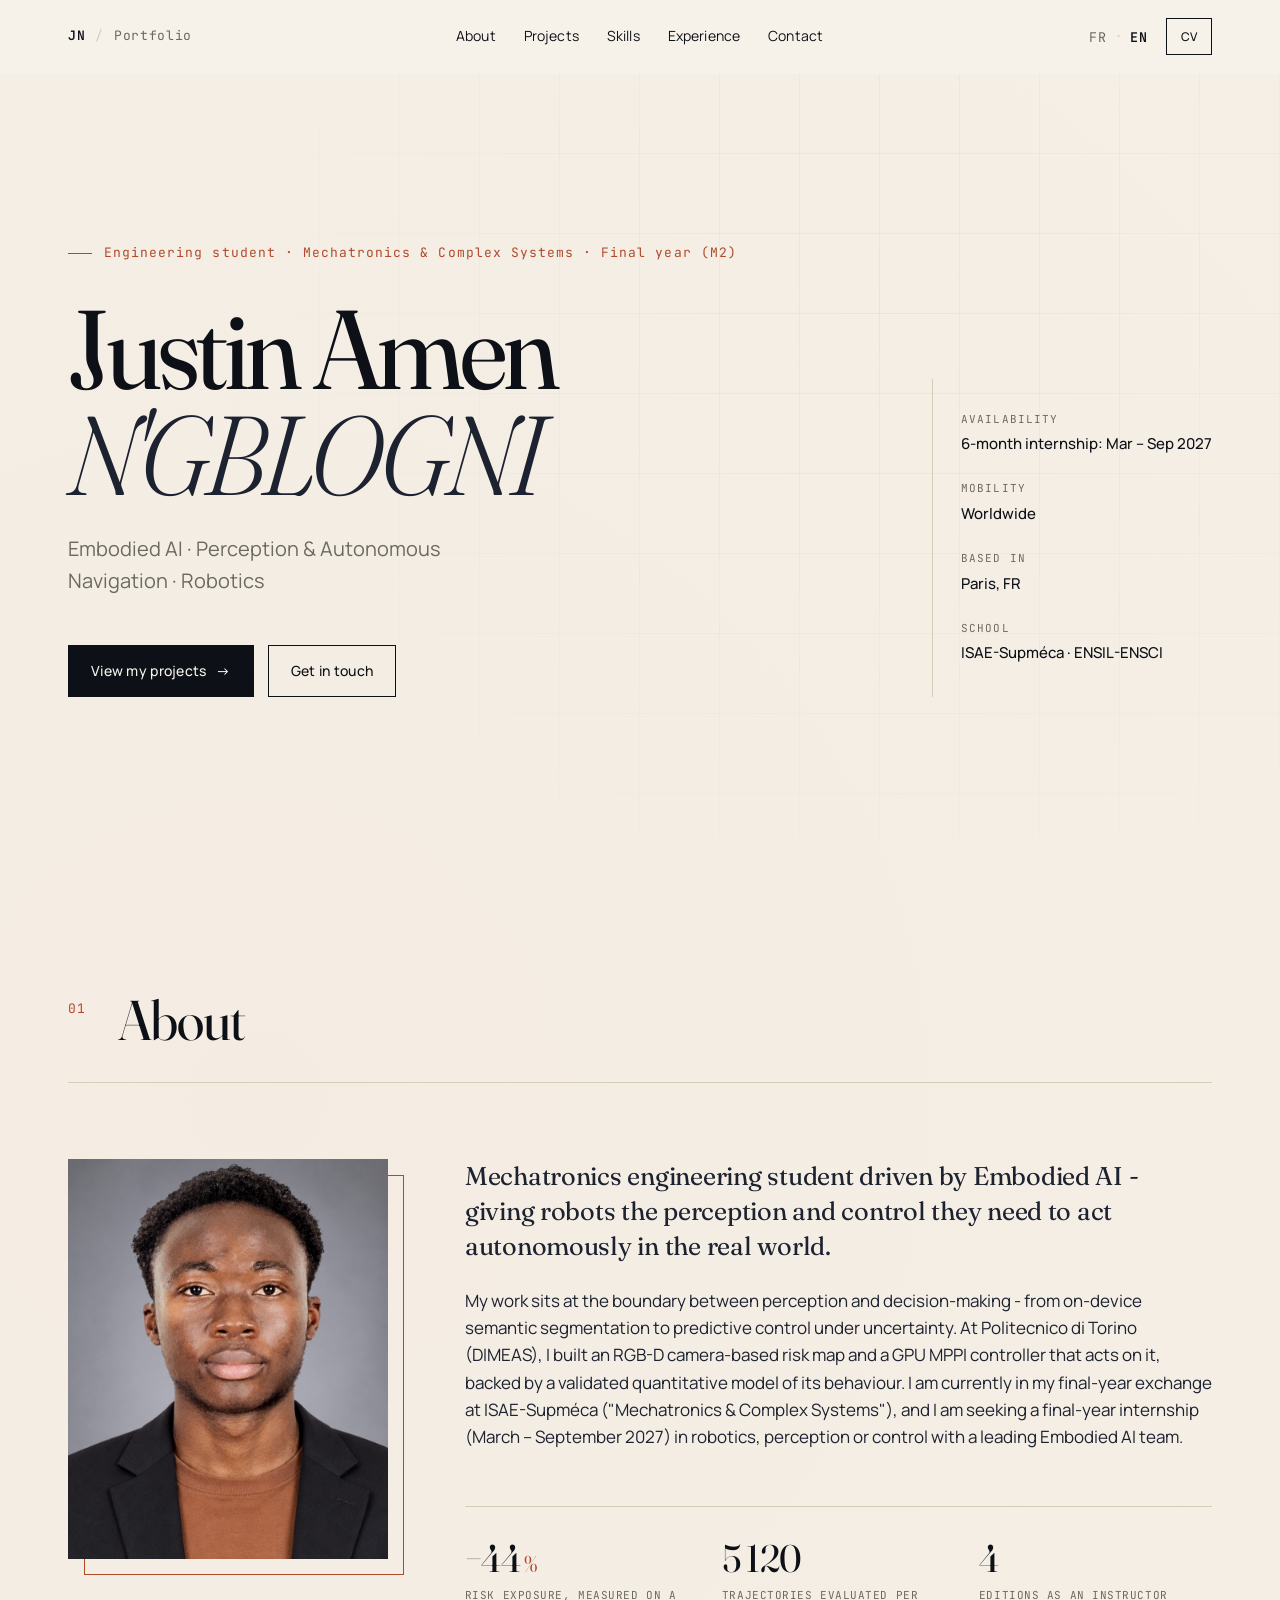
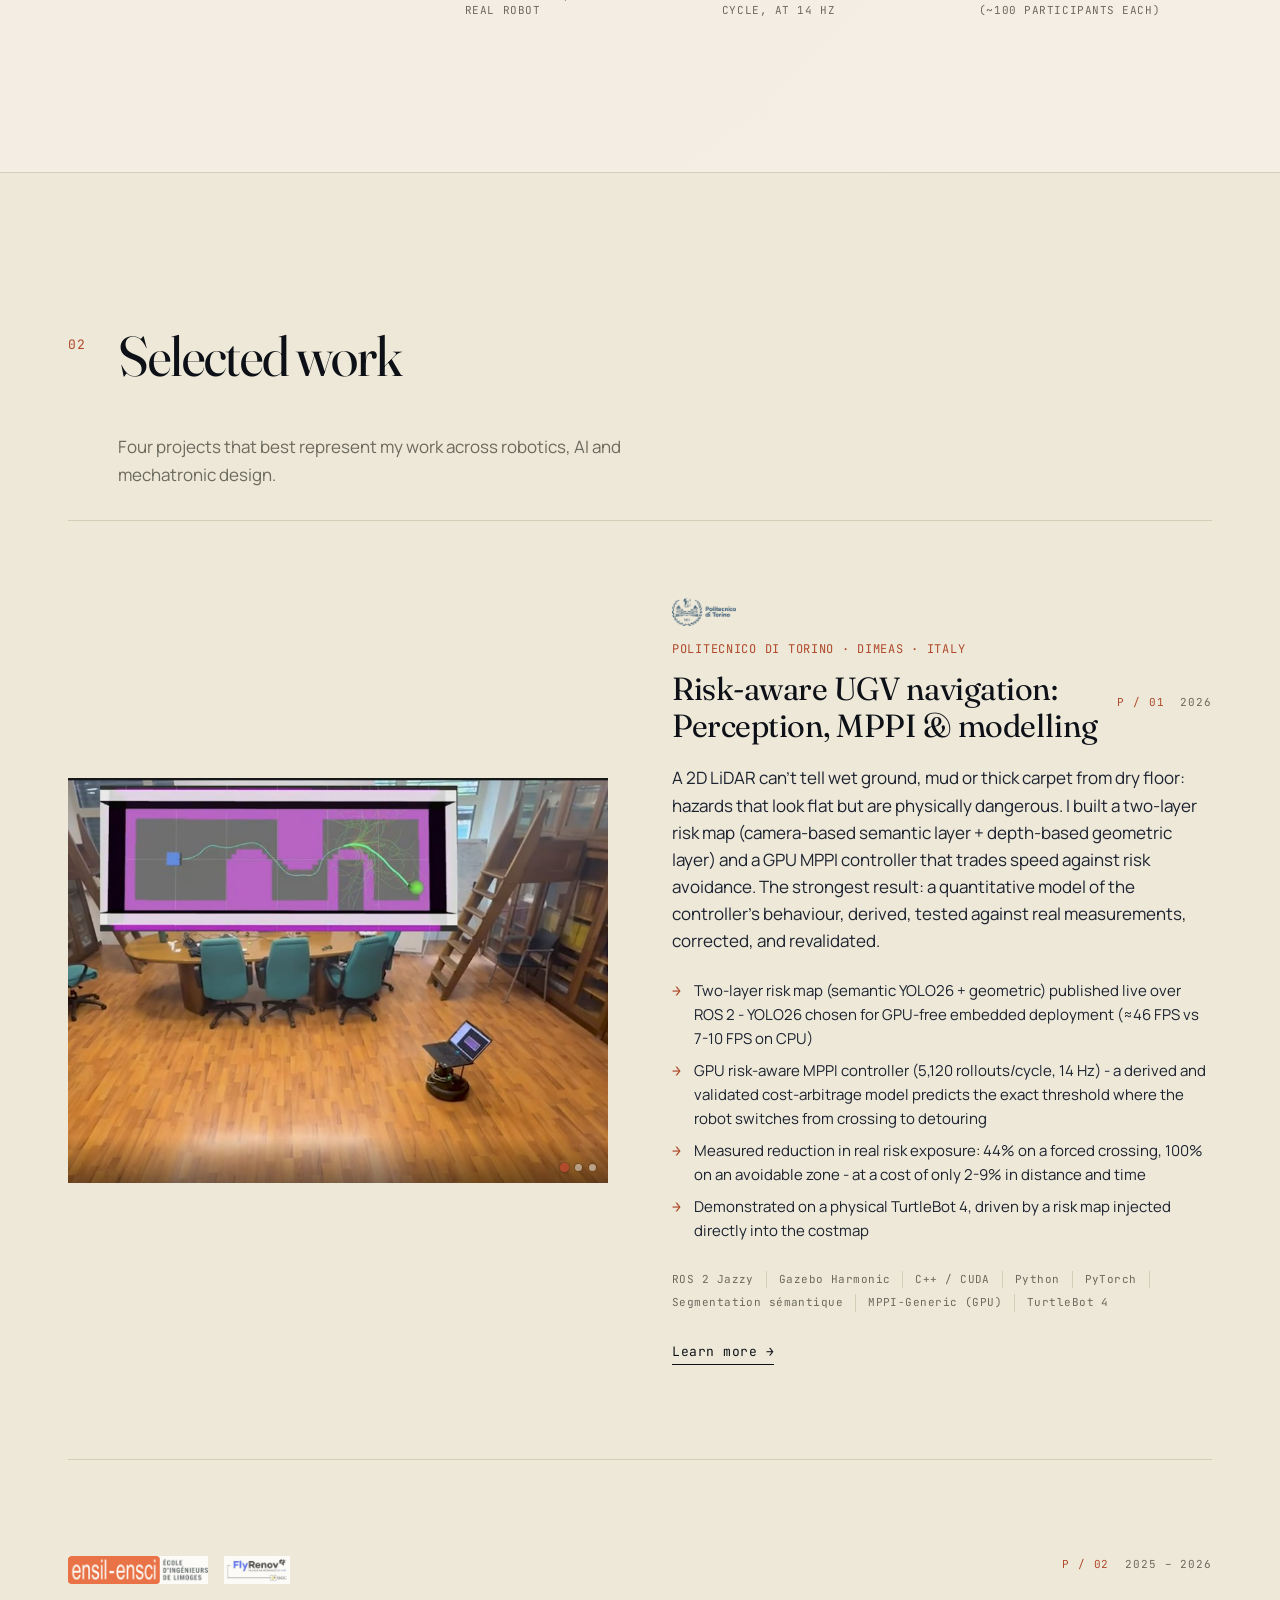
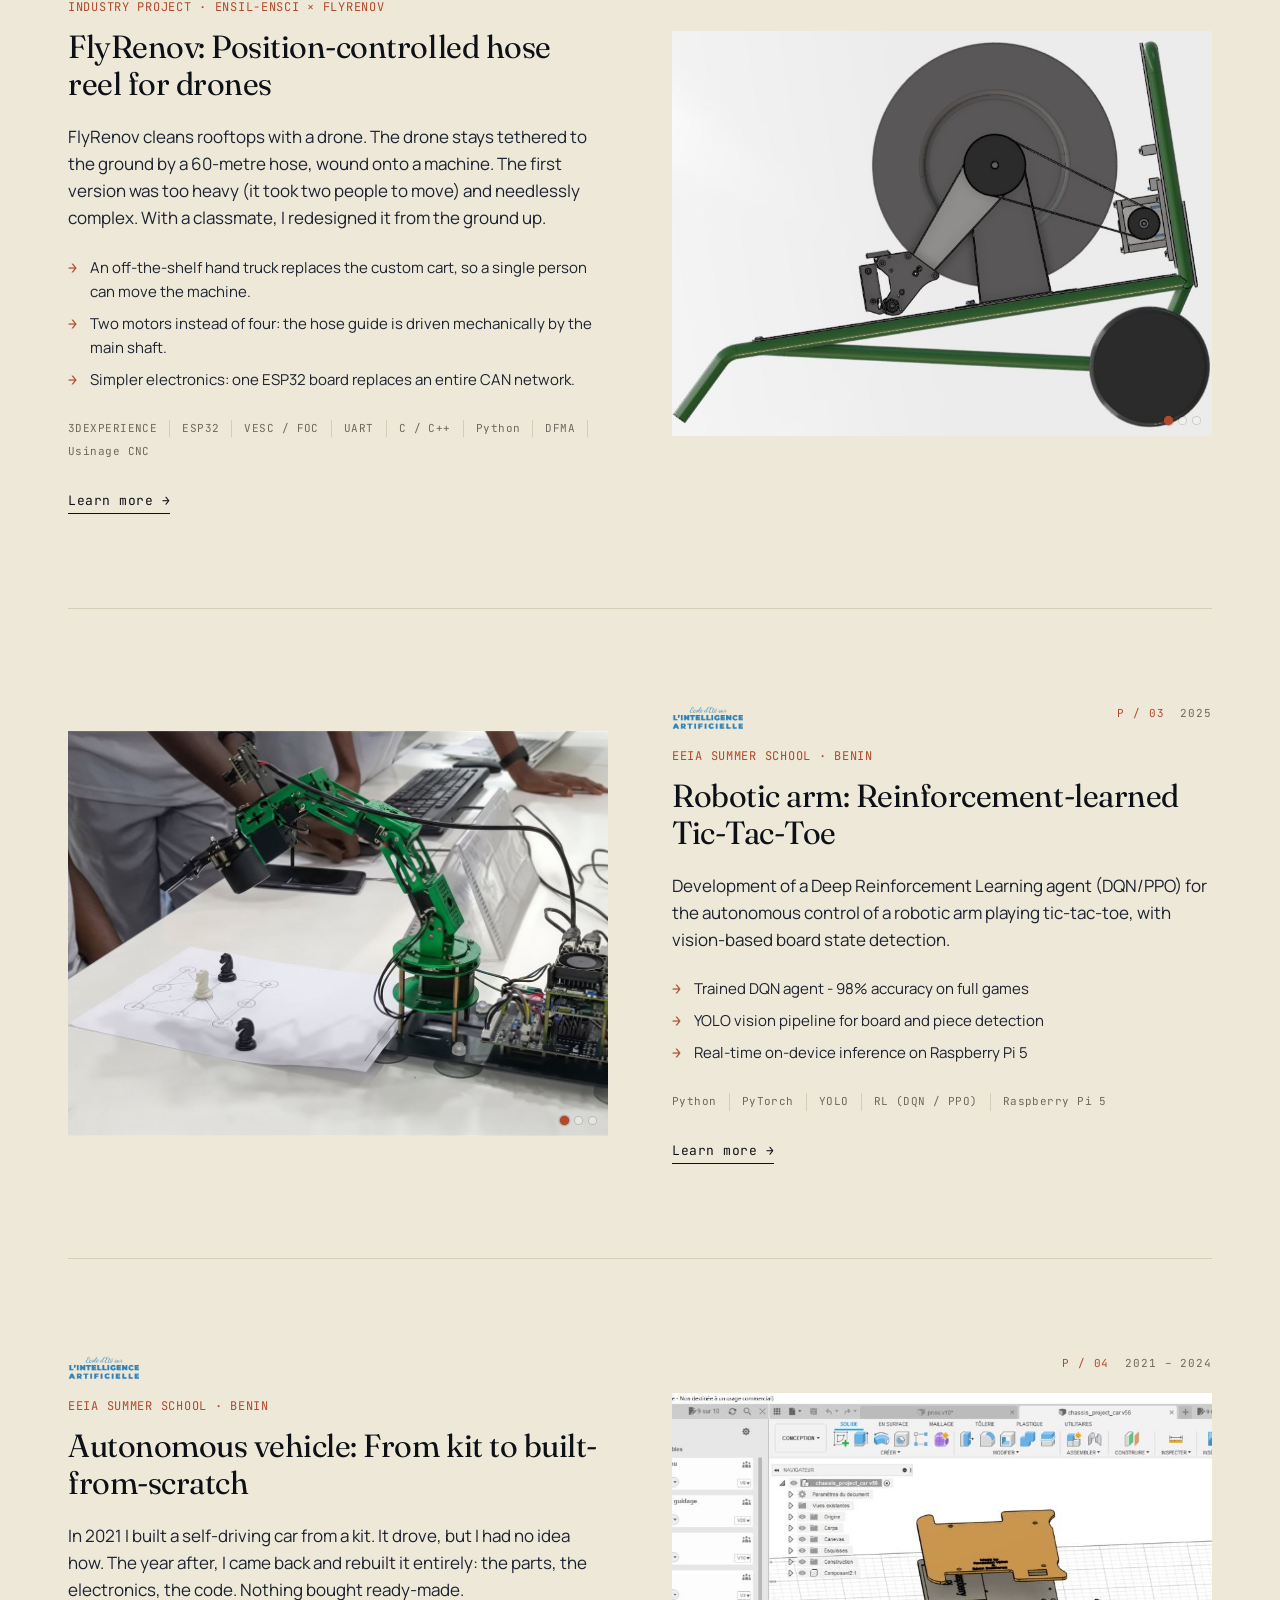
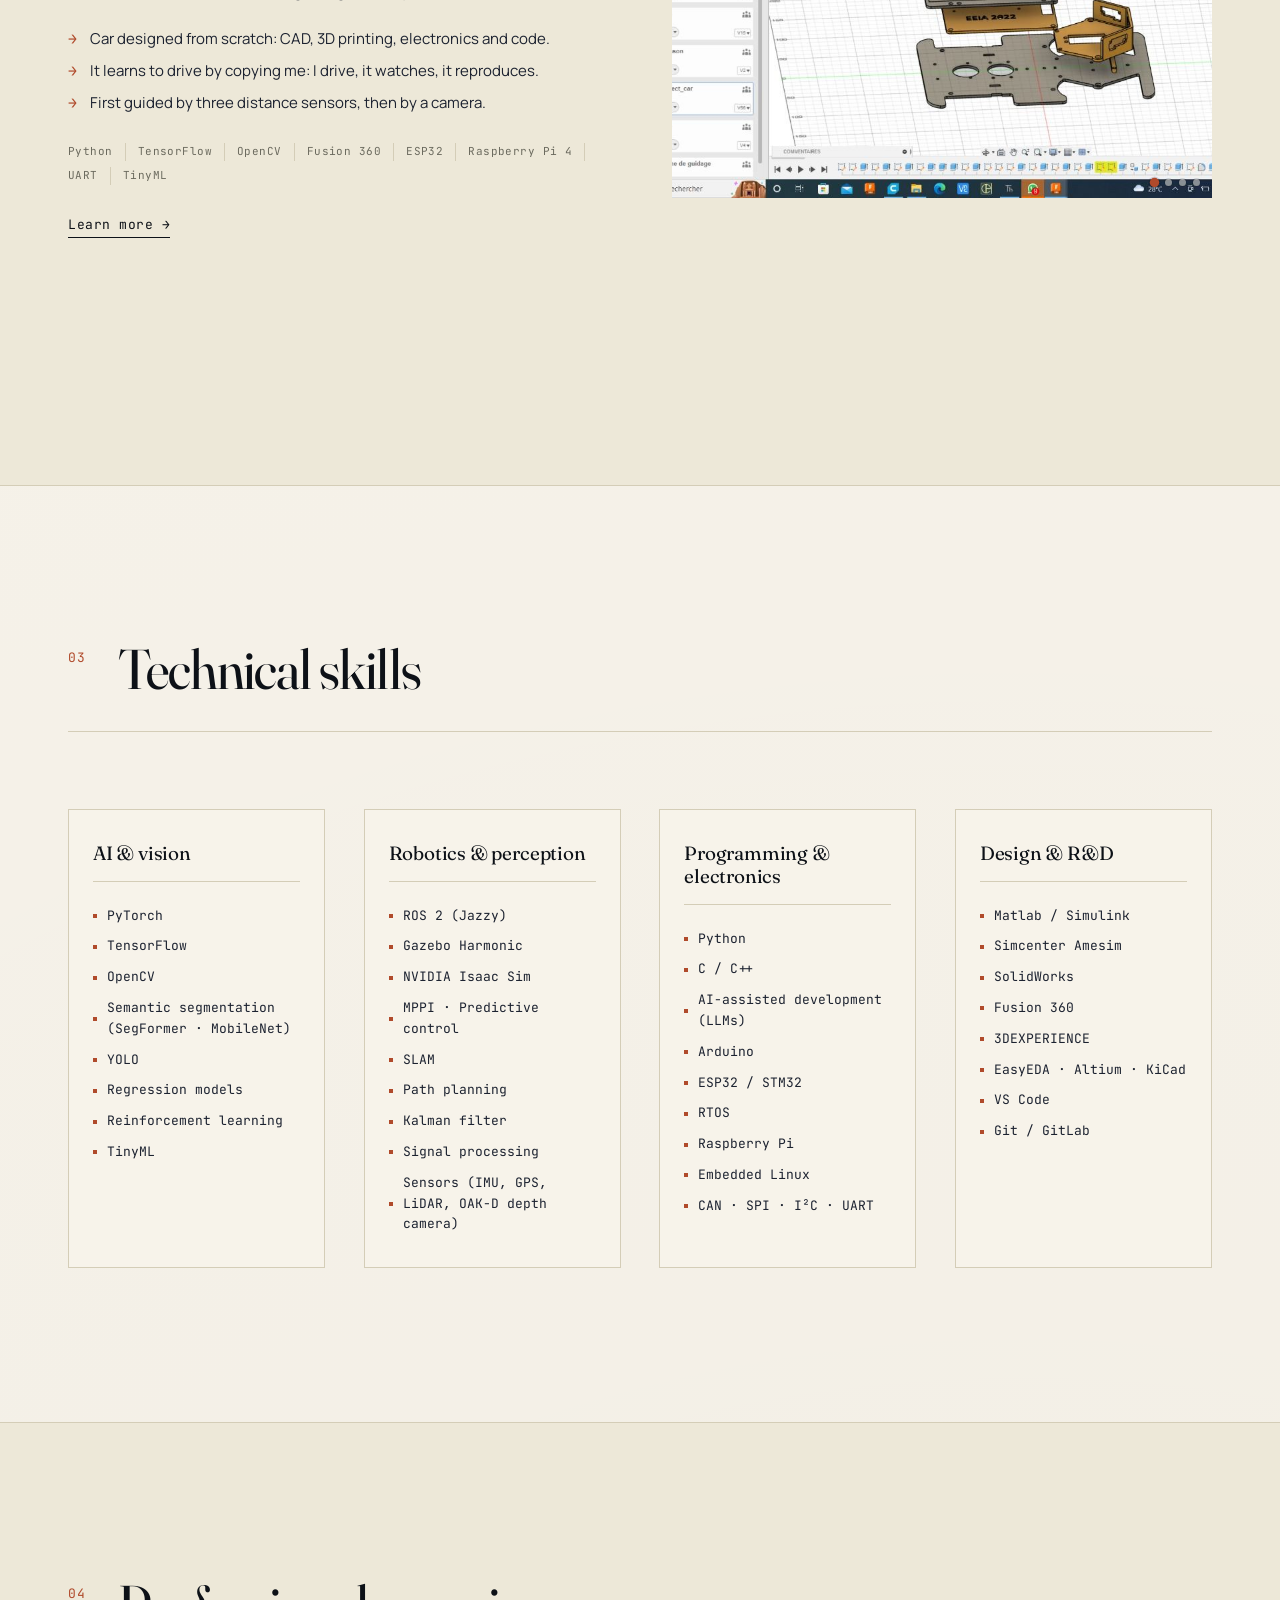
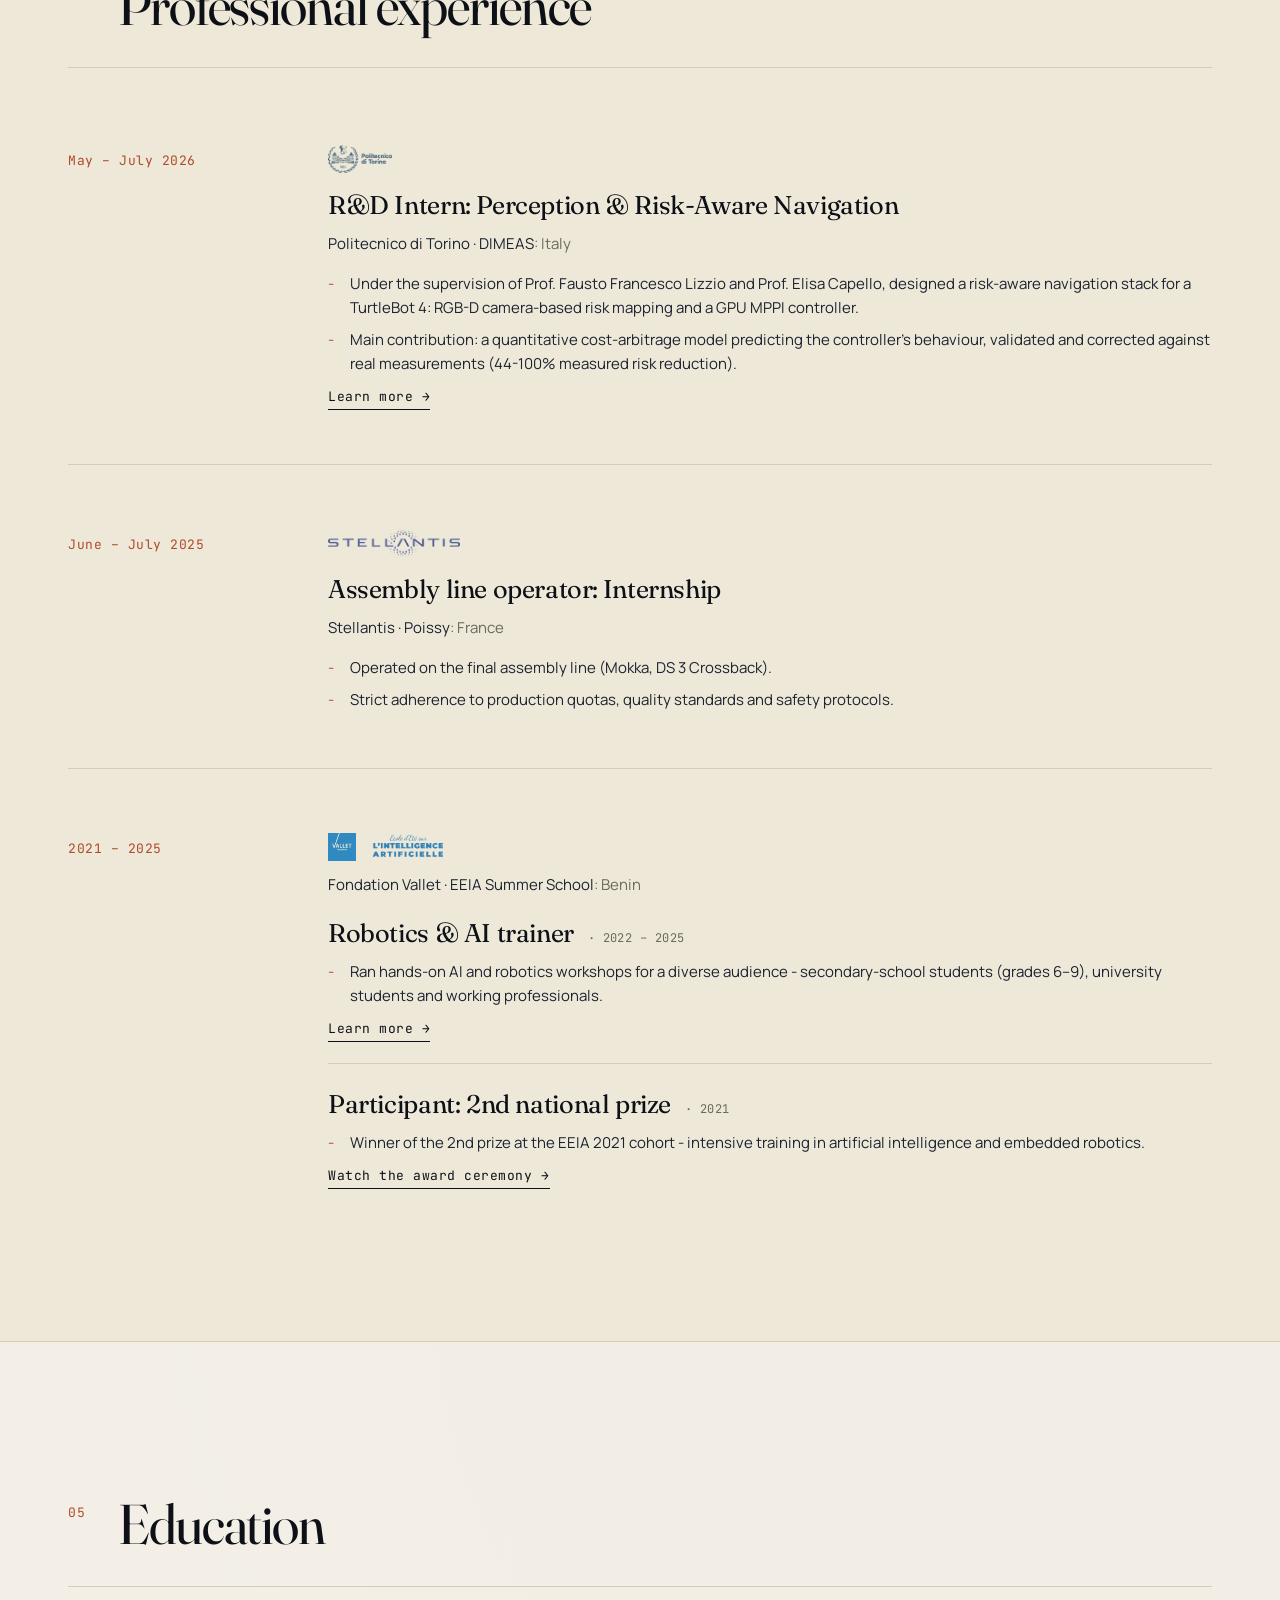
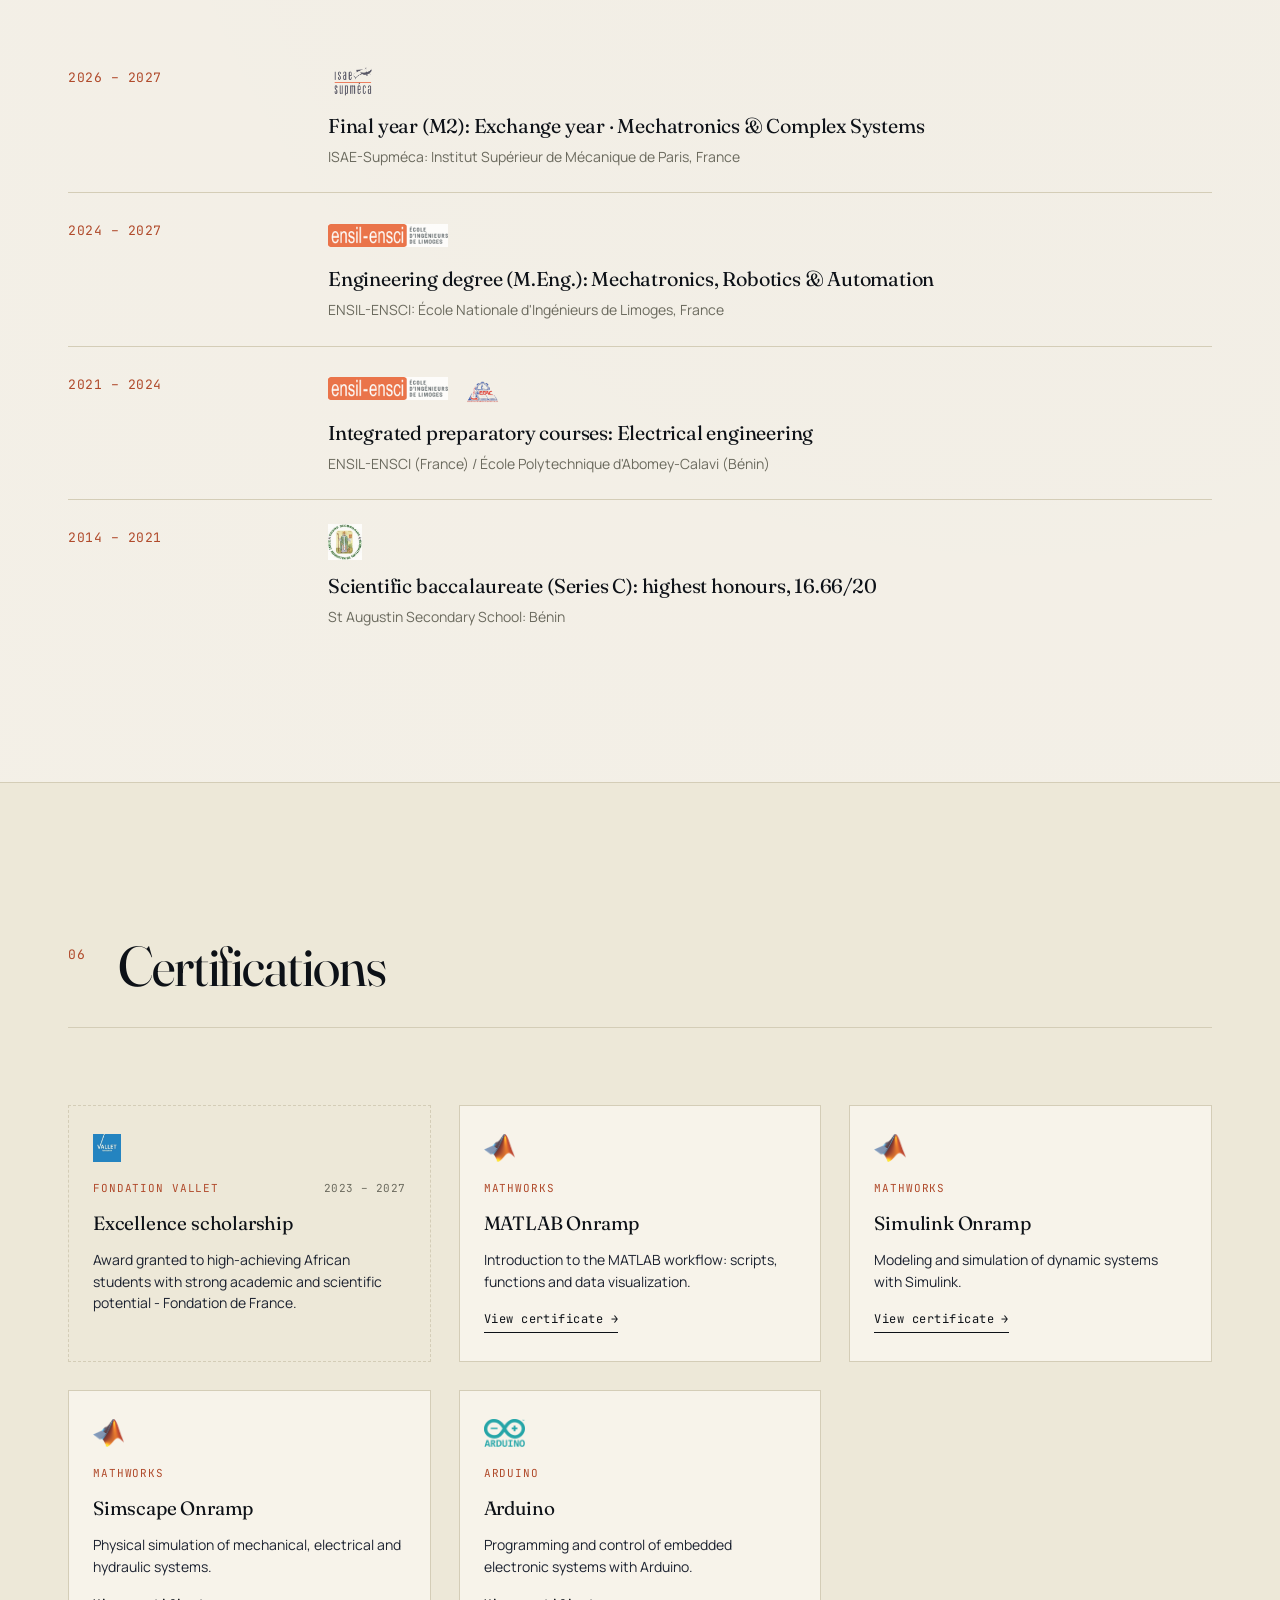
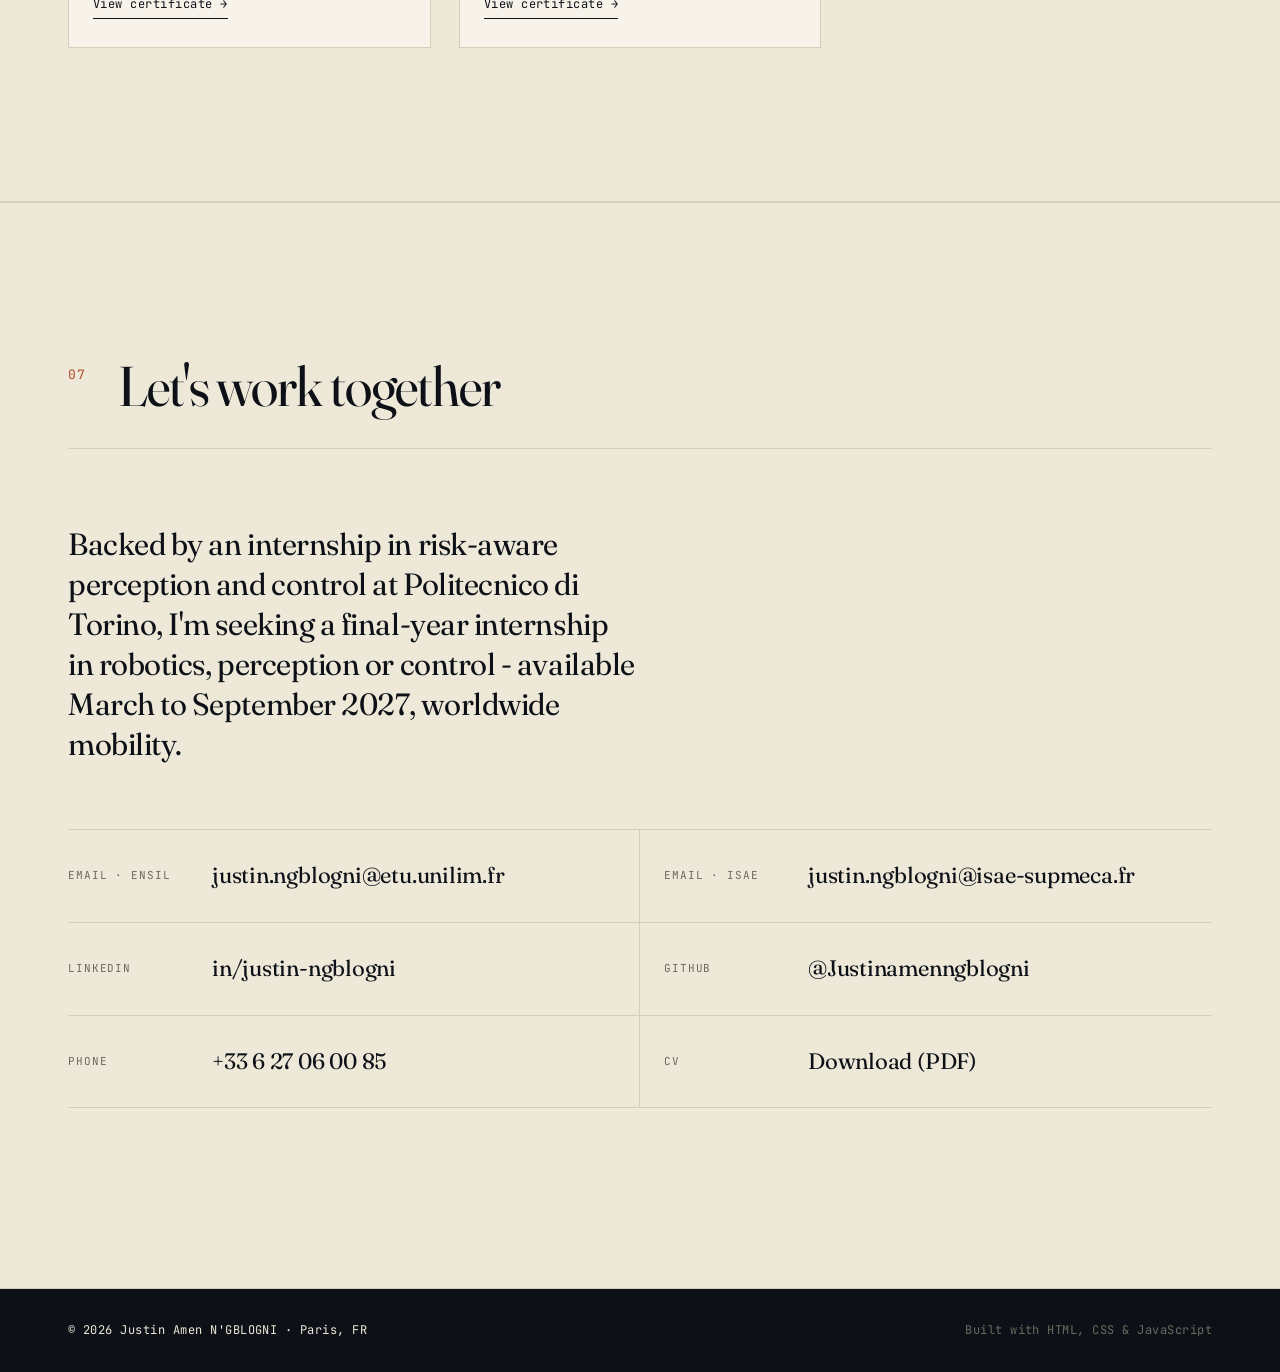
<file: index.html>
<!DOCTYPE html>
<html lang="fr">
<head>
  <meta charset="UTF-8" />
  <meta name="viewport" content="width=device-width, initial-scale=1.0" />
  <title>Justin Amen N'GBLOGNI: Mechatronics & Robotics Engineer</title>

  <!-- Favicon -->
  <link rel="icon" type="image/svg+xml" href="assets/favicon/favicon.svg" />
  <link rel="icon" type="image/png" sizes="32x32" href="assets/favicon/favicon-32.png" />
  <link rel="icon" type="image/png" sizes="16x16" href="assets/favicon/favicon-16.png" />
  <link rel="apple-touch-icon" sizes="180x180" href="assets/favicon/apple-touch-icon.png" />
  <link rel="shortcut icon" href="assets/favicon/favicon.ico" />
  <meta name="theme-color" content="#0d1117" />

  <meta name="description" content="Portfolio of Justin Amen N'GBLOGNI: mechatronics engineering student working in Embodied AI: semantic perception, autonomous navigation (risk-aware MPPI, ROS 2) and embedded robotics." />
  <meta name="author" content="Justin Amen N'GBLOGNI" />
  <meta name="keywords" content="Embodied AI, robotics, autonomous navigation, MPPI, model predictive control, ROS 2, semantic segmentation, perception, reinforcement learning, embedded AI, edge deployment, SLAM, mechatronics, robotics internship" />

  <link rel="canonical" href="https://justinamenngblogni.github.io/" />

  <!-- Aperçu de partage (LinkedIn, WhatsApp, e-mail...) -->
  <meta property="og:type" content="website" />
  <meta property="og:site_name" content="Justin Amen N'GBLOGNI" />
  <meta property="og:url" content="https://justinamenngblogni.github.io/" />
  <meta property="og:title" content="Justin Amen N'GBLOGNI: Embodied AI &amp; Robotics" />
  <meta property="og:description" content="Final-year engineering student (ISAE-Supméca / ENSIL-ENSCI): semantic perception, risk-aware MPPI navigation and embedded robotics. Seeking a 6-month internship from March 2027." />
  <meta property="og:image" content="https://justinamenngblogni.github.io/assets/images/og/og-home.jpg" />
  <meta property="og:image:width" content="1200" />
  <meta property="og:image:height" content="630" />
  <meta property="og:image:alt" content="Justin Amen N'GBLOGNI, engineering student in robotics and embodied AI" />
  <meta property="og:locale" content="fr_FR" />
  <meta property="og:locale:alternate" content="en_US" />
  <meta name="twitter:card" content="summary_large_image" />

  <!-- Données structurées : aident Google à présenter ce site quand on cherche ce nom -->
  <script type="application/ld+json">
  {
    "@context": "https://schema.org",
    "@type": "Person",
    "name": "Justin Amen N'GBLOGNI",
    "url": "https://justinamenngblogni.github.io/",
    "image": "https://justinamenngblogni.github.io/assets/images/profile.jpg",
    "jobTitle": "Engineering student in mechatronics, robotics and embodied AI",
    "description": "Final-year engineering student (ISAE-Supméca / ENSIL-ENSCI) seeking a 6-month internship from March 2027 in embodied AI, perception or control.",
    "address": {
      "@type": "PostalAddress",
      "addressLocality": "Paris",
      "addressCountry": "FR"
    },
    "alumniOf": [
      {
        "@type": "CollegeOrUniversity",
        "name": "ENSIL-ENSCI"
      },
      {
        "@type": "CollegeOrUniversity",
        "name": "ISAE-Supméca"
      }
    ],
    "knowsAbout": [
      "Robotics",
      "Embodied AI",
      "Computer vision",
      "Semantic segmentation",
      "Model predictive control",
      "MPPI",
      "ROS 2",
      "Autonomous navigation",
      "Embedded systems",
      "Mechatronics"
    ],
    "knowsLanguage": [
      "fr",
      "en",
      "it",
      "de"
    ],
    "sameAs": [
      "https://www.linkedin.com/in/justin-ngblogni",
      "https://github.com/Justinamenngblogni"
    ]
  }
  </script>

  <!-- Fonts -->
  <link rel="preconnect" href="https://fonts.googleapis.com" />
  <link rel="preconnect" href="https://fonts.gstatic.com" crossorigin />
  <link href="https://fonts.googleapis.com/css2?family=Fraunces:opsz,wght@9..144,300;9..144,400;9..144,500;9..144,600;9..144,700&family=Manrope:wght@300;400;500;600;700&family=JetBrains+Mono:wght@400;500&display=swap" rel="stylesheet" />

  <link rel="stylesheet" href="assets/css/style.css" />
</head>
<body>

  <!-- ============== NAV ============== -->
  <header class="nav" id="nav">
    <div class="nav__inner container">
      <a href="#top" class="nav__logo" aria-label="Home">
        <span class="nav__logo-mark">JN</span>
        <span class="nav__logo-sep">/</span>
        <span class="nav__logo-text" data-i18n="nav.logo_tag">Portfolio</span>
      </a>

      <nav class="nav__links" aria-label="Primary">
        <a href="#about" data-i18n="nav.about">À propos</a>
        <a href="#projects" data-i18n="nav.projects">Projets</a>
        <a href="#skills" data-i18n="nav.skills">Compétences</a>
        <a href="#experience" data-i18n="nav.experience">Expérience</a>
        <a href="#contact" data-i18n="nav.contact">Contact</a>
      </nav>

      <div class="nav__actions">
        <div class="lang-switch" role="group" aria-label="Language">
          <button type="button" data-lang-switch="fr" class="lang-switch__btn is-active">FR</button>
          <span class="lang-switch__divider" aria-hidden="true">·</span>
          <button type="button" data-lang-switch="en" class="lang-switch__btn">EN</button>
        </div>
        <a href="assets/docs/Cv%20Justin%20fr.pdf" id="cv-link" class="btn btn--ghost btn--small" target="_blank" rel="noopener" download data-i18n="nav.cv">CV</a>
        <button class="nav__toggle" aria-label="Open menu" aria-expanded="false">
          <span></span><span></span><span></span>
        </button>
      </div>
    </div>
  </header>

  <main id="top">

    <!-- ============== HERO ============== -->
    <section class="hero">
      <div class="container">
        <div class="hero__grid">
          <div class="hero__main">
            <p class="hero__tag" data-i18n="hero.tag">Élève-ingénieur · Mécatronique & systèmes complexes · M2 / 5ᵉ année</p>
            <h1 class="hero__name">
              <span>Justin Amen</span>
              <span class="hero__name-line2">N'GBLOGNI</span>
            </h1>
            <p class="hero__subtitle" data-i18n="hero.subtitle">Embodied AI · Perception & navigation autonome · Robotique</p>

            <div class="hero__cta">
              <a href="#projects" class="btn btn--primary">
                <span data-i18n="hero.cta_projects">Voir mes projets</span>
                <span class="btn__arrow" aria-hidden="true">→</span>
              </a>
              <a href="#contact" class="btn btn--ghost" data-i18n="hero.cta_contact">Me contacter</a>
            </div>
          </div>

          <aside class="hero__meta">
            <div class="meta-item">
              <span class="meta-item__label" data-i18n="hero.meta_status_label">Disponibilité</span>
              <span class="meta-item__value" data-i18n="hero.meta_status_value">Stage de 6 mois : Mars – Sep 2027</span>
            </div>
            <div class="meta-item">
              <span class="meta-item__label" data-i18n="hero.meta_mobility_label">Mobilité</span>
              <span class="meta-item__value" data-i18n="hero.meta_mobility_value">Internationale</span>
            </div>
            <div class="meta-item">
              <span class="meta-item__label" data-i18n="hero.meta_location_label">Basé à</span>
              <span class="meta-item__value">Paris, FR</span>
            </div>
            <div class="meta-item">
              <span class="meta-item__label" data-i18n="hero.meta_school_label">École</span>
              <span class="meta-item__value">ISAE-Supméca · ENSIL-ENSCI</span>
            </div>
          </aside>
        </div>
      </div>
    </section>

    <!-- ============== ABOUT ============== -->
    <section class="section" id="about">
      <div class="container">
        <header class="section__head">
          <span class="section__num">01</span>
          <h2 class="section__title" data-i18n="about.heading">À propos</h2>
        </header>

        <div class="about__grid">
          <div class="about__portrait">
            <img src="assets/images/profile.jpg" alt="Justin Amen N'GBLOGNI" loading="lazy" />
            <div class="about__portrait-frame" aria-hidden="true"></div>
          </div>

          <div class="about__body">
            <p class="about__lead" data-i18n="about.lead">Élève-ingénieur en mécatronique passionné par l'Embodied AI : donner à des robots la perception et le contrôle nécessaires pour agir de façon autonome dans le monde réel.</p>
            <p data-i18n="about.body">Mon travail se situe à la frontière entre la perception et la décision - de la segmentation sémantique embarquée jusqu'au contrôle prédictif sous incertitude. Au Politecnico di Torino (DIMEAS), j'ai développé une carte de risque par caméra RGB-D et un contrôleur GPU MPPI qui en tient compte, avec un modèle mathématique validé qui prédit son comportement. Je suis actuellement en année d'échange de fin d'études à l'ISAE-Supméca (« Mécatronique & systèmes complexes »), et je recherche un stage de fin d'études (mars – septembre 2027) en robotique, perception ou contrôle au sein d'une équipe de pointe en Embodied AI.</p>

            <div class="stats">
              <div class="stat">
                <span class="stat__value">−44<span class="stat__unit">%</span></span>
                <span class="stat__label" data-i18n="about.stat2">d'exposition au risque, mesurée sur robot réel</span>
              </div>
              <div class="stat">
                <span class="stat__value">5 120</span>
                <span class="stat__label" data-i18n="about.stat3">trajectoires évaluées par cycle, à 14 Hz</span>
              </div>
              <div class="stat">
                <span class="stat__value">4</span>
                <span class="stat__label" data-i18n="about.stat4">éditions comme formateur (~100 participants chacune)</span>
              </div>
            </div>
          </div>
        </div>
      </div>
    </section>

    <!-- ============== PROJECTS ============== -->
    <section class="section section--alt" id="projects">
      <div class="container">
        <header class="section__head">
          <span class="section__num">02</span>
          <h2 class="section__title" data-i18n="projects.heading">Projets sélectionnés</h2>
          <p class="section__sub" data-i18n="projects.sub">Quatre projets représentatifs de mon travail en robotique, IA et conception mécatronique.</p>
        </header>

        <!-- Project 1: Polito MPPI -->
        <article class="project">
          <div class="project__meta">
            <span class="project__num">P / 01</span>
            <span class="project__year">2026</span>
          </div>
          <div class="project__media">
            <img src="assets/images/projects/MPPI/real-robot-mppi.jpg" alt="TurtleBot 4 réel en salle de test, avec les trajectoires candidates du MPPI projetées au-dessus" loading="lazy" />
            <img src="assets/images/projects/MPPI/gazebo-rviz.jpg" alt="Simulation Gazebo de l'entrepôt avec zones à risque, et costmap de risque dans RViz" loading="lazy" />
            <img src="assets/images/projects/MPPI/TurtleBot4_web-9-scaled.jpg" alt="TurtleBot 4, la plateforme robotique utilisée pendant le stage (photo du fabricant)" loading="lazy" />
          
          </div>
          <div class="project__body">
            <img class="project__org-logo" src="assets/images/logos/polito.png" alt="Politecnico di Torino" />
            <p class="project__context" data-i18n="projects.polito.context">Politecnico di Torino · DIMEAS · Italie</p>
            <h3 class="project__title" data-i18n="projects.polito.title">Navigation risk-aware d'un UGV: Perception, MPPI & modélisation</h3>
            <p class="project__desc" data-i18n="projects.polito.desc">Un LiDAR 2D ne distingue pas un sol mouillé, de la boue ou un tapis épais d'un sol sec : ce sont des dangers plats en apparence, mais physiquement dangereux. J'ai construit une carte de risque à deux couches (sémantique par caméra + géométrique par profondeur) et un contrôleur GPU MPPI qui arbitre entre avancer vite et éviter le danger. Le point fort : un modèle mathématique du comportement du contrôleur, dérivé, testé contre les mesures réelles, corrigé, puis revalidé.</p>
            <ul class="project__results">
              <li data-i18n="projects.polito.r1">Carte de risque à deux couches (sémantique YOLO26 + géométrique) publiée en temps réel sur ROS 2 - YOLO26 retenu pour un déploiement embarqué sans GPU (≈46 FPS vs 7-10 FPS sur CPU)</li>
              <li data-i18n="projects.polito.r2">Contrôleur GPU risk-aware MPPI (5120 trajectoires/cycle, 14 Hz) - un modèle d'arbitrage de coût dérivé puis validé prédit le seuil exact où le robot passe de « traverser » à « contourner »</li>
              <li data-i18n="projects.polito.r3">Réduction mesurée de l'exposition au risque réel : 44 % en traversée forcée, 100 % en zone évitable - pour un surcoût de seulement 2-9 % en distance et en temps</li>
              <li data-i18n="projects.polito.r4">Démonstration sur TurtleBot 4 physique, piloté par une carte de risque injectée directement dans le costmap</li>
            </ul>
            <ul class="project__stack">
              <li>ROS 2 Jazzy</li><li>Gazebo Harmonic</li><li>C++ / CUDA</li><li>Python</li><li>PyTorch</li><li>Segmentation sémantique</li><li>MPPI-Generic (GPU)</li><li>TurtleBot 4</li>
            </ul>
            <div class="project__links">
              <a href="assets/projects/mppi.html" class="link-arrow" data-i18n="projects.cta_details">En savoir plus →</a>

              <!-- ANCRAGE GITHUB - MPPI
                   À ACTIVER à la fin du stage, quand le dépôt sera rendu public.
                   1. Supprime la ligne d'ouverture de ce commentaire et la ligne de fermeture en dessous.
                   2. Remplace NOM_DU_REPO par le nom réel du dépôt.

              <a href="https://github.com/Justinamenngblogni/NOM_DU_REPO" class="link-arrow" target="_blank" rel="noopener" data-i18n="projects.cta_github">Code GitHub →</a>
              -->
            </div>
          </div>
        </article>

        <!-- Project 2: Flyrenov -->
        <article class="project project--reversed">
          <div class="project__meta">
            <span class="project__num">P / 02</span>
            <span class="project__year">2025 – 2026</span>
          </div>
          <div class="project__media">
            <img src="assets/images/projects/Flyrenov/flyrenov.jpg" alt="FlyRenov: modélisation CAO de l'enrouleur V2" loading="lazy" />
            <img src="assets/images/projects/Flyrenov/flyrenov2.jpg" alt="FlyRenov: prototype physique, tambour et transmission sur le diable" loading="lazy" />
            <img src="assets/images/projects/Flyrenov/flyrenov3.jpg" alt="FlyRenov: intégration de l'électronique de puissance et de commande" loading="lazy" />
          </div>
          <div class="project__body">
            <div class="project__org-logos">
              <img class="project__org-logo" src="assets/images/logos/ensil-ensci.png" alt="ENSIL-ENSCI" />
              <img class="project__org-logo" src="assets/images/logos/FlyRenovLogo.jpg" alt="Flyrenov" />
            </div>
            <p class="project__context" data-i18n="projects.flyrenov.context">Projet industriel · ENSIL-ENSCI × FlyRenov</p>
            <h3 class="project__title" data-i18n="projects.flyrenov.title">FlyRenov: Enrouleur de tuyau asservi pour drone</h3>
            <p class="project__desc" data-i18n="projects.flyrenov.desc">L'entreprise FlyRenov nettoie les toitures avec un drone. Le drone reste relié au sol par un tuyau de 60 mètres, enroulé sur une machine. La première version était trop lourde (il fallait être deux pour la déplacer) et inutilement complexe. Avec un camarade, nous l'avons reconçue entièrement.</p>
            <ul class="project__results">
              <li data-i18n="projects.flyrenov.r1">Un diable du commerce remplace le chariot sur mesure, pour qu'une seule personne puisse déplacer la machine.</li>
              <li data-i18n="projects.flyrenov.r2">Deux moteurs au lieu de quatre : la répartition du tuyau est entraînée mécaniquement par l'axe principal.</li>
              <li data-i18n="projects.flyrenov.r3">Électronique simplifiée : une carte ESP32 remplace tout un réseau CAN.</li>
            </ul>
            <ul class="project__stack">
              <li>3DEXPERIENCE</li><li>ESP32</li><li>VESC / FOC</li><li>UART</li><li>C / C++</li><li>Python</li><li>DFMA</li><li>Usinage CNC</li>
            </ul>
            <div class="project__links">
              <a href="assets/projects/flyrenov.html" class="link-arrow" data-i18n="projects.cta_details">En savoir plus →</a>
            </div>
          </div>
        </article>

        <!-- Project 3: Robotic Arm -->
        <article class="project">
          <div class="project__meta">
            <span class="project__num">P / 03</span>
            <span class="project__year">2025</span>
          </div>
          <div class="project__media">
            <img src="assets/images/projects/robotic-arm/robotic-arm.jpg" alt="Bras robotique jouant au Tic-Tac-Toe" loading="lazy" />
            <img src="assets/images/projects/robotic-arm/robotic-arm_visuel.jpg" alt="Bras robotique: rendu technique" loading="lazy" />
            <img src="assets/images/projects/robotic-arm/robotic_arm.jpg" alt="Bras robotique: démonstration en atelier" loading="lazy" />
          </div>
          <div class="project__body">
            <img class="project__org-logo" src="assets/images/logos/eeia.png" alt="EEIA Summer School: Fondation Vallet" />
            <p class="project__context" data-i18n="projects.robotic_arm.context">EEIA Summer School · Bénin</p>
            <h3 class="project__title" data-i18n="projects.robotic_arm.title">Bras robotique: Tic-Tac-Toe par renforcement</h3>
            <p class="project__desc" data-i18n="projects.robotic_arm.desc">Développement d'un agent de Deep Reinforcement Learning (DQN/PPO) pour le contrôle autonome d'un bras robotique jouant au tic-tac-toe, avec détection visuelle de l'état du plateau.</p>
            <ul class="project__results">
              <li data-i18n="projects.robotic_arm.r1">Agent DQN entraîné - précision 98% sur partie complète</li>
              <li data-i18n="projects.robotic_arm.r2">Pipeline vision YOLO pour la détection du plateau et des pièces</li>
              <li data-i18n="projects.robotic_arm.r3">Inférence temps réel embarquée sur Raspberry Pi 5</li>
            </ul>
            <ul class="project__stack">
              <li>Python</li><li>PyTorch</li><li>YOLO</li><li>RL (DQN / PPO)</li><li>Raspberry Pi 5</li>
            </ul>
            <div class="project__links">
              <a href="assets/projects/robotic-arm.html" class="link-arrow" data-i18n="projects.cta_details">En savoir plus →</a>
            </div>
          </div>
        </article>

        <!-- Project 4: Autonomous Vehicle -->
        <article class="project project--reversed">
          <div class="project__meta">
            <span class="project__num">P / 04</span>
            <span class="project__year">2021 – 2024</span>
          </div>
          <div class="project__media">
            <img src="assets/images/projects/autonomous_car/autonomous-vehicle.jpg" alt="Modélisation CAO du châssis sous Fusion 360" loading="lazy" />
            <img src="assets/images/projects/autonomous_car/autonomous-vehicle-chassis.jpg" alt="Châssis du véhicule imprimé en 3D: Fondation Vallet · Bénin Excellence" loading="lazy" />
            <img src="assets/images/projects/autonomous_car/IMG-20220811-WA0034.jpg" alt="Véhicule autonome dans le circuit en labyrinthe" loading="lazy" />
            <img src="assets/images/projects/autonomous_car/06.jpg" alt="Architecture Deep Learning: pipeline caméra → Raspberry Pi → commande" loading="lazy" />
          </div>
          <div class="project__body">
            <img class="project__org-logo" src="assets/images/logos/eeia.png" alt="EEIA Summer School: Fondation Vallet" />
            <p class="project__context" data-i18n="projects.av.context">EEIA Summer School · Bénin</p>
            <h3 class="project__title" data-i18n="projects.av.title">Véhicule autonome: Du kit à la conception de zéro</h3>
            <p class="project__desc" data-i18n="projects.av.desc">En 2021, j'ai monté une voiture autonome à partir d'un kit. Elle roulait, mais je ne comprenais pas comment. L'année suivante, je suis revenu la reconstruire entièrement : les pièces, l'électronique, le code. Rien acheté tout fait.</p>
            <ul class="project__results">
              <li data-i18n="projects.av.r1">Voiture conçue de zéro : CAO, impression 3D, électronique et code.</li>
              <li data-i18n="projects.av.r2">Elle apprend à conduire en m'imitant : je pilote, elle observe, elle reproduit.</li>
              <li data-i18n="projects.av.r3">D'abord guidée par trois capteurs de distance, puis par une caméra.</li>
            </ul>
            <ul class="project__stack">
              <li>Python</li><li>TensorFlow</li><li>OpenCV</li><li>Fusion 360</li><li>ESP32</li><li>Raspberry Pi 4</li><li>UART</li><li>TinyML</li>
            </ul>
            <div class="project__links">
              <a href="assets/projects/autonomous-vehicle.html" class="link-arrow" data-i18n="projects.cta_details">En savoir plus →</a>
            </div>
          </div>
        </article>

      </div>
    </section>

    <!-- ============== SKILLS ============== -->
    <section class="section" id="skills">
      <div class="container">
        <header class="section__head">
          <span class="section__num">03</span>
          <h2 class="section__title" data-i18n="skills.heading">Compétences techniques</h2>
        </header>

        <div class="skills__grid">
          <div class="skill-cat">
            <h3 class="skill-cat__title" data-i18n="skills.ai_title">Intelligence artificielle & vision</h3>
            <ul class="skill-cat__list">
              <li>PyTorch</li><li>TensorFlow</li><li>OpenCV</li>
              <li data-i18n="skills.ai_segmentation">Segmentation sémantique (SegFormer · MobileNet)</li>
              <li>YOLO</li>
              <li data-i18n="skills.ai_regression">Modèles de régression</li>
              <li data-i18n="skills.ai_rl">Apprentissage par renforcement</li>
              <li>TinyML</li>
            </ul>
          </div>

          <div class="skill-cat">
            <h3 class="skill-cat__title" data-i18n="skills.robotics_title">Robotique & perception</h3>
            <ul class="skill-cat__list">
              <li>ROS 2 (Jazzy)</li>
              <li>Gazebo Harmonic</li>
              <li>NVIDIA Isaac Sim</li>
              <li data-i18n="skills.robotics_mppi">MPPI · Contrôle prédictif</li>
              <li>SLAM</li>
              <li data-i18n="skills.robotics_planning">Path Planning</li>
              <li data-i18n="skills.robotics_kalman">Filtre de Kalman</li>
              <li data-i18n="skills.robotics_signal">Traitement du signal</li>
              <li data-i18n="skills.robotics_sensors">Capteurs (IMU, GPS, LiDAR, caméra de profondeur OAK-D)</li>
            </ul>
          </div>

          <div class="skill-cat">
            <h3 class="skill-cat__title" data-i18n="skills.programming_title">Programmation & électronique</h3>
            <ul class="skill-cat__list">
              <li>Python</li><li>C / C++</li>
              <li data-i18n="skills.programming_ai">Développement assisté par IA (LLMs)</li>
              <li>Arduino</li><li>ESP32 / STM32</li>
              <li>RTOS</li><li>Raspberry Pi</li>
              <li data-i18n="skills.programming_linux">Linux embarqué</li>
              <li>CAN · SPI · I²C · UART</li>
            </ul>
          </div>

          <div class="skill-cat">
            <h3 class="skill-cat__title" data-i18n="skills.design_title">Conception & R&D</h3>
            <ul class="skill-cat__list">
              <li>Matlab / Simulink</li>
              <li>Simcenter Amesim</li>
              <li>SolidWorks</li>
              <li>Fusion 360</li>
              <li>3DEXPERIENCE</li>
              <li>EasyEDA · Altium · KiCad</li>
              <li>VS Code</li>
              <li>Git / GitLab</li>
            </ul>
          </div>
        </div>
      </div>
    </section>

    <!-- ============== EXPERIENCE ============== -->
    <section class="section section--alt" id="experience">
      <div class="container">
        <header class="section__head">
          <span class="section__num">04</span>
          <h2 class="section__title" data-i18n="experience.heading">Expérience professionnelle</h2>
        </header>

       <ol class="timeline">
          <li class="timeline__item">
            <div class="timeline__date">
              <span data-i18n="experience.polito.dates">Mai – Juillet 2026</span>
            </div>
            <div class="timeline__body">
              <img class="timeline__org-logo" src="assets/images/logos/polito.png" alt="Politecnico di Torino" />
              <h3 class="timeline__role" data-i18n="experience.polito.role">Stagiaire R&D: Perception & navigation risk-aware</h3>
              <p class="timeline__company">Politecnico di Torino · DIMEAS<span class="timeline__loc" data-i18n="experience.loc_italy">: Italie</span></p>
              <ul class="timeline__points">
                <li data-i18n="experience.polito.p1">Sous la supervision des Prof. Fausto Francesco Lizzio et Elisa Capello, conception d'une chaîne de navigation risk-aware pour TurtleBot 4 : carte de risque par caméra RGB-D et contrôleur GPU MPPI.</li>
                <li data-i18n="experience.polito.p2">Contribution principale : un modèle mathématique d'arbitrage de coût prédisant le comportement du contrôleur, validé et corrigé contre des mesures réelles (réduction du risque de 44-100 % démontrée).</li>
              </ul>
              <p class="timeline__link">
                <a href="assets/projects/mppi.html" class="link-arrow" data-i18n="projects.cta_details">En savoir plus →</a>
              </p>
            </div>
          </li>

          <li class="timeline__item">
            <div class="timeline__date">
              <span data-i18n="experience.stellantis.dates">Juin – Juillet 2025</span>
            </div>
            <div class="timeline__body">
              <img class="timeline__org-logo" src="assets/images/logos/stellantis.png" alt="Stellantis" />
              <h3 class="timeline__role" data-i18n="experience.stellantis.role">Opérateur ligne d'assemblage: Stage</h3>
              <p class="timeline__company">Stellantis · Poissy<span class="timeline__loc">: France</span></p>
              <ul class="timeline__points">
                <li data-i18n="experience.stellantis.p1">Opérations sur la ligne d'assemblage finale (Mokka, DS 3 Crossback).</li>
                <li data-i18n="experience.stellantis.p2">Respect strict des quotas de production, des standards de qualité et des protocoles de sécurité.</li>
              </ul>
            </div>
          </li>

          <li class="timeline__item">
            <div class="timeline__date">
              <span>2021 – 2025</span>
            </div>
            <div class="timeline__body">
              <div class="timeline__org-logos">
                <img class="timeline__org-logo" src="assets/images/logos/fondation-vallet.png" alt="Fondation Vallet" />
                <img class="timeline__org-logo" src="assets/images/logos/eeia.png" alt="EEIA Summer School" />
              </div>
              <p class="timeline__company">Fondation Vallet · EEIA Summer School<span class="timeline__loc" data-i18n="experience.loc_benin">: Bénin</span></p>

              <div class="timeline__role-block">
                <h3 class="timeline__role">
                  <span data-i18n="experience.vallet.role">Formateur: Robotique & IA</span>
                  <span class="timeline__role-period">· 2022 – 2025</span>
                </h3>
                <ul class="timeline__points">
                  <li data-i18n="experience.vallet.p1">Animation d'ateliers pratiques d'IA et de robotique auprès d'un public de profils variés - collégiens (de la 6ᵉ à la 3ᵉ), étudiants et professionnels.</li>
                </ul>
                <p class="timeline__link">
                  <a href="assets/experience/formateur-eeia.html" class="link-arrow" data-i18n="projects.cta_details">En savoir plus →</a>
                </p>
              </div>

              <div class="timeline__role-block">
                <h3 class="timeline__role">
                  <span data-i18n="experience.vallet.participant_role">Participant: 2ᵉ prix national</span>
                  <span class="timeline__role-period">· 2021</span>
                </h3>
                <ul class="timeline__points">
                  <li data-i18n="experience.vallet.participant_p1">Lauréat du 2ᵉ prix de la cohorte EEIA 2021 - parcours intensif d'apprentissage en intelligence artificielle et robotique embarquée.</li>
                </ul>
                <p class="timeline__link">
                  <a href="https://www.youtube.com/watch?v=acyq8fxtbKU&t=4s" target="_blank" rel="noopener" class="link-arrow" data-i18n="experience.vallet.ceremony_link">Voir la cérémonie de remise →</a>
                </p>
              </div>
            </div>
          </li>
        </ol>
      </div>
    </section>

    <!-- ============== EDUCATION ============== -->
    <section class="section" id="education">
      <div class="container">
        <header class="section__head">
          <span class="section__num">05</span>
          <h2 class="section__title" data-i18n="education.heading">Formation</h2>
        </header>

        <ul class="education">
          <li class="edu-item">
            <span class="edu-item__date">2026 – 2027</span>
            <div>
              <img class="edu-item__logo" src="assets/images/logos/isae-supmeca.png" alt="ISAE-Supméca" />
              <h3 class="edu-item__degree" data-i18n="education.isae">5ᵉ année (M2): Année d'échange · Mécatronique & systèmes complexes</h3>
              <p class="edu-item__school">ISAE-Supméca: Institut Supérieur de Mécanique de Paris, France</p>
            </div>
          </li>
          <li class="edu-item">
            <span class="edu-item__date">2024 – 2027</span>
            <div>
              <img class="edu-item__logo" src="assets/images/logos/ensil-ensci.png" alt="ENSIL-ENSCI" />
              <h3 class="edu-item__degree" data-i18n="education.engineering">Cycle ingénieur: Mécatronique, Robotique & Automatisation</h3>
              <p class="edu-item__school">ENSIL-ENSCI: École Nationale d'Ingénieurs de Limoges, France</p>
            </div>
          </li>
          <li class="edu-item">
            <span class="edu-item__date">2021 – 2024</span>
            <div>
              <div class="edu-item__logos">
                <img class="edu-item__logo" src="assets/images/logos/ensil-ensci.png" alt="ENSIL-ENSCI" />
                <img class="edu-item__logo" src="assets/images/logos/epac.png" alt="École Polytechnique d'Abomey-Calavi" />
              </div>
              <h3 class="edu-item__degree" data-i18n="education.prep">Classes préparatoires intégrées: Génie électrique</h3>
              <p class="edu-item__school">ENSIL-ENSCI (France) / École Polytechnique d'Abomey-Calavi (Bénin)</p>
            </div>
          </li>
          <li class="edu-item">
            <span class="edu-item__date">2014 – 2021</span>
            <div>
              <img class="edu-item__logo" src="assets/images/logos/st-augustin.png" alt="St Augustin Secondary School" />
              <h3 class="edu-item__degree" data-i18n="education.bac">Baccalauréat scientifique (série C): mention Très Bien, 16,66/20</h3>
              <p class="edu-item__school">St Augustin Secondary School: Bénin</p>
            </div>
          </li>
        </ul>
      </div>
    </section>

    <!-- ============== CERTIFICATIONS ============== -->
    <section class="section section--alt" id="certifications">
      <div class="container">
        <header class="section__head">
          <span class="section__num">06</span>
          <h2 class="section__title" data-i18n="certifications.heading">Certifications</h2>
        </header>

        <div class="cert-grid">

          <!-- Bourse d'excellence - Fondation Vallet -->
          <div class="cert-card cert-card--award">
            <img class="cert-card__logo" src="assets/images/logos/fondation-vallet.png" alt="Fondation Vallet" />
            <div class="cert-card__header">
              <span class="cert-card__issuer">Fondation Vallet</span>
              <span class="cert-card__year">2023 – 2027</span>
            </div>
            <h3 class="cert-card__name" data-i18n="certifications.vallet.name">Bourse d'excellence</h3>
            <p class="cert-card__desc" data-i18n="certifications.vallet.desc">Distinction attribuée aux étudiants africains à fort potentiel académique et scientifique - Fondation de France.</p>
          </div>

          <!-- MATLAB Onramp - MathWorks -->
          <div class="cert-card">
            <img class="cert-card__logo" src="assets/images/logos/mathworks.png" alt="MathWorks" />
            <div class="cert-card__header">
              <span class="cert-card__issuer">MathWorks</span>
            </div>
            <h3 class="cert-card__name" data-i18n="certifications.matlab.name">MATLAB Onramp</h3>
            <p class="cert-card__desc" data-i18n="certifications.matlab.desc">Initiation au workflow MATLAB : scripts, fonctions et visualisation de données.</p>
            <a href="https://matlabacademy.mathworks.com/progress/share/certificate.html?id=35b75515-284f-4021-9382-84ab20b4baec&" class="cert-card__link" target="_blank" rel="noopener" data-i18n="certifications.cta">Voir le certificat →</a>
          </div>

          <!-- Simulink Onramp - MathWorks -->
          <div class="cert-card">
            <img class="cert-card__logo" src="assets/images/logos/mathworks.png" alt="MathWorks" />
            <div class="cert-card__header">
              <span class="cert-card__issuer">MathWorks</span>
            </div>
            <h3 class="cert-card__name" data-i18n="certifications.simulink.name">Simulink Onramp</h3>
            <p class="cert-card__desc" data-i18n="certifications.simulink.desc">Modélisation et simulation de systèmes dynamiques sous Simulink.</p>
            <a href="https://matlabacademy.mathworks.com/progress/share/certificate.html?id=35b75515-284f-4021-9382-84ab20b4baec&" class="cert-card__link" target="_blank" rel="noopener" data-i18n="certifications.cta">Voir le certificat →</a>
          </div>

          <!-- Reinforcement Learning Onramp - MathWorks
               MASQUÉ : certification pas encore passée. Invisible sur le site, conservée dans le code.
               POUR L'AFFICHER : supprime la ligne d'ouverture de ce commentaire ainsi que la ligne
               de fermeture située juste sous la carte, puis remplace URL_CERT_RL par le lien réel.
               (Les textes FR/EN restent en place dans main.js sous la clé certifications.rl)

          <div class="cert-card">
            <img class="cert-card__logo" src="assets/images/logos/mathworks.png" alt="MathWorks" />
            <div class="cert-card__header">
              <span class="cert-card__issuer">MathWorks</span>
            </div>
            <h3 class="cert-card__name" data-i18n="certifications.rl.name">Reinforcement Learning Onramp</h3>
            <p class="cert-card__desc" data-i18n="certifications.rl.desc">Entraînement d'agents par apprentissage par renforcement avec MATLAB & Simulink.</p>
            <a href="URL_CERT_RL" class="cert-card__link" target="_blank" rel="noopener" data-i18n="certifications.cta">Voir le certificat →</a>
          </div>
          -->

          <!-- Simscape Onramp - MathWorks -->
          <div class="cert-card">
            <img class="cert-card__logo" src="assets/images/logos/mathworks.png" alt="MathWorks" />
            <div class="cert-card__header">
              <span class="cert-card__issuer">MathWorks</span>
            </div>
            <h3 class="cert-card__name" data-i18n="certifications.simscape.name">Simscape Onramp</h3>
            <p class="cert-card__desc" data-i18n="certifications.simscape.desc">Simulation physique de systèmes mécaniques, électriques et hydrauliques.</p>
            <a href="https://matlabacademy.mathworks.com/progress/share/certificate.html?id=f8b92888-b283-425b-be5d-2878f498232b&" class="cert-card__link" target="_blank" rel="noopener" data-i18n="certifications.cta">Voir le certificat →</a>
          </div>

          <!-- Arduino -->
          <div class="cert-card">
            <img class="cert-card__logo" src="assets/images/logos/arduino.png" alt="Arduino" />
            <div class="cert-card__header">
              <span class="cert-card__issuer">Arduino</span>
            </div>
            <h3 class="cert-card__name" data-i18n="certifications.arduino.name">Arduino</h3>
            <p class="cert-card__desc" data-i18n="certifications.arduino.desc">Programmation et contrôle de systèmes embarqués avec Arduino.</p>
            <a href="https://certifications-assets-cf.arduino.cc/certificates/5e91e55b-75c1-4432-bbe3-33caacaed01d.pdf" class="cert-card__link" target="_blank" rel="noopener" data-i18n="certifications.cta">Voir le certificat →</a>
          </div>

        </div>
      </div>
    </section>

    <!-- ============== CONTACT ============== -->
    <section class="section section--alt section--contact" id="contact">
      <div class="container">
        <header class="section__head">
          <span class="section__num">07</span>
          <h2 class="section__title" data-i18n="contact.heading">Travaillons ensemble</h2>
        </header>

        <p class="contact__lead" data-i18n="contact.lead">Fort d'un stage en perception et contrôle risk-aware au Politecnico di Torino, je recherche un stage de fin d'études en robotique, perception ou contrôle - disponible de mars à septembre 2027, mobilité internationale.</p>

        <div class="contact__links">
          <a href="mailto:justin.ngblogni@etu.unilim.fr" class="contact-link">
            <span class="contact-link__label">Email · ENSIL</span>
            <span class="contact-link__value">justin.ngblogni@etu.unilim.fr</span>
          </a>
          <a href="mailto:justin.ngblogni@isae-supmeca.fr" class="contact-link">
            <span class="contact-link__label">Email · ISAE</span>
            <span class="contact-link__value">justin.ngblogni@isae-supmeca.fr</span>
          </a>
          <a href="https://linkedin.com/in/justin-ngblogni" target="_blank" rel="noopener" class="contact-link">
            <span class="contact-link__label">LinkedIn</span>
            <span class="contact-link__value">in/justin-ngblogni</span>
          </a>
          <a href="https://github.com/Justinamenngblogni" target="_blank" rel="noopener" class="contact-link">
            <span class="contact-link__label">GitHub</span>
            <span class="contact-link__value">@Justinamenngblogni</span>
          </a>
          <a href="tel:+33627060085" class="contact-link">
            <span class="contact-link__label" data-i18n="contact.phone_label">Téléphone</span>
            <span class="contact-link__value">+33 6 27 06 00 85</span>
          </a>
          <a href="assets/docs/Cv%20Justin%20fr.pdf" id="cv-link-contact" class="contact-link" target="_blank" rel="noopener">
            <span class="contact-link__label">CV</span>
            <span class="contact-link__value" data-i18n="contact.cv_value">Télécharger (PDF)</span>
          </a>
        </div>
      </div>
    </section>

  </main>

  <!-- ============== FOOTER ============== -->
  <footer class="footer">
    <div class="container footer__inner">
      <p class="footer__sig">© <span id="year">2026</span> Justin Amen N'GBLOGNI · Paris, FR</p>
      <p class="footer__build" data-i18n="footer.build">Construit avec HTML, CSS & JavaScript</p>
    </div>
  </footer>

  <script src="assets/js/main.js" defer></script>
</body>
</html>
</file>
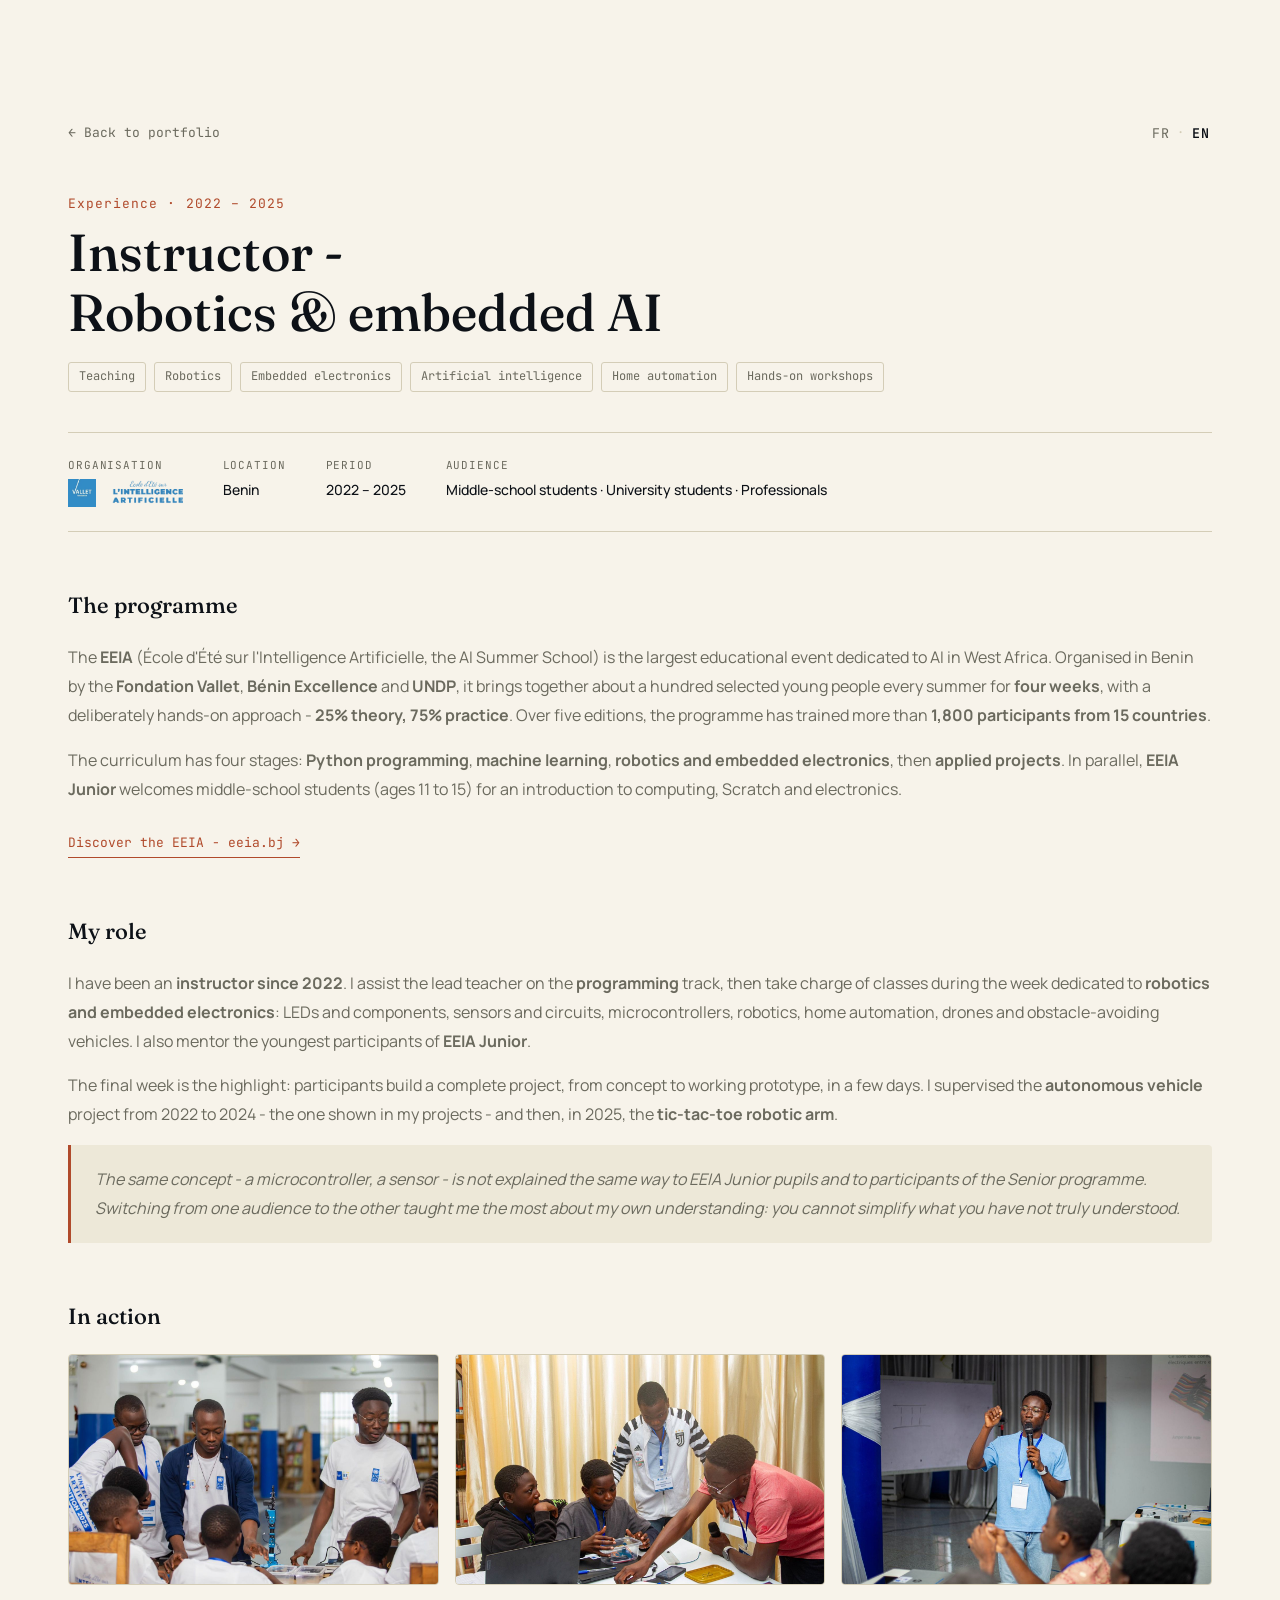
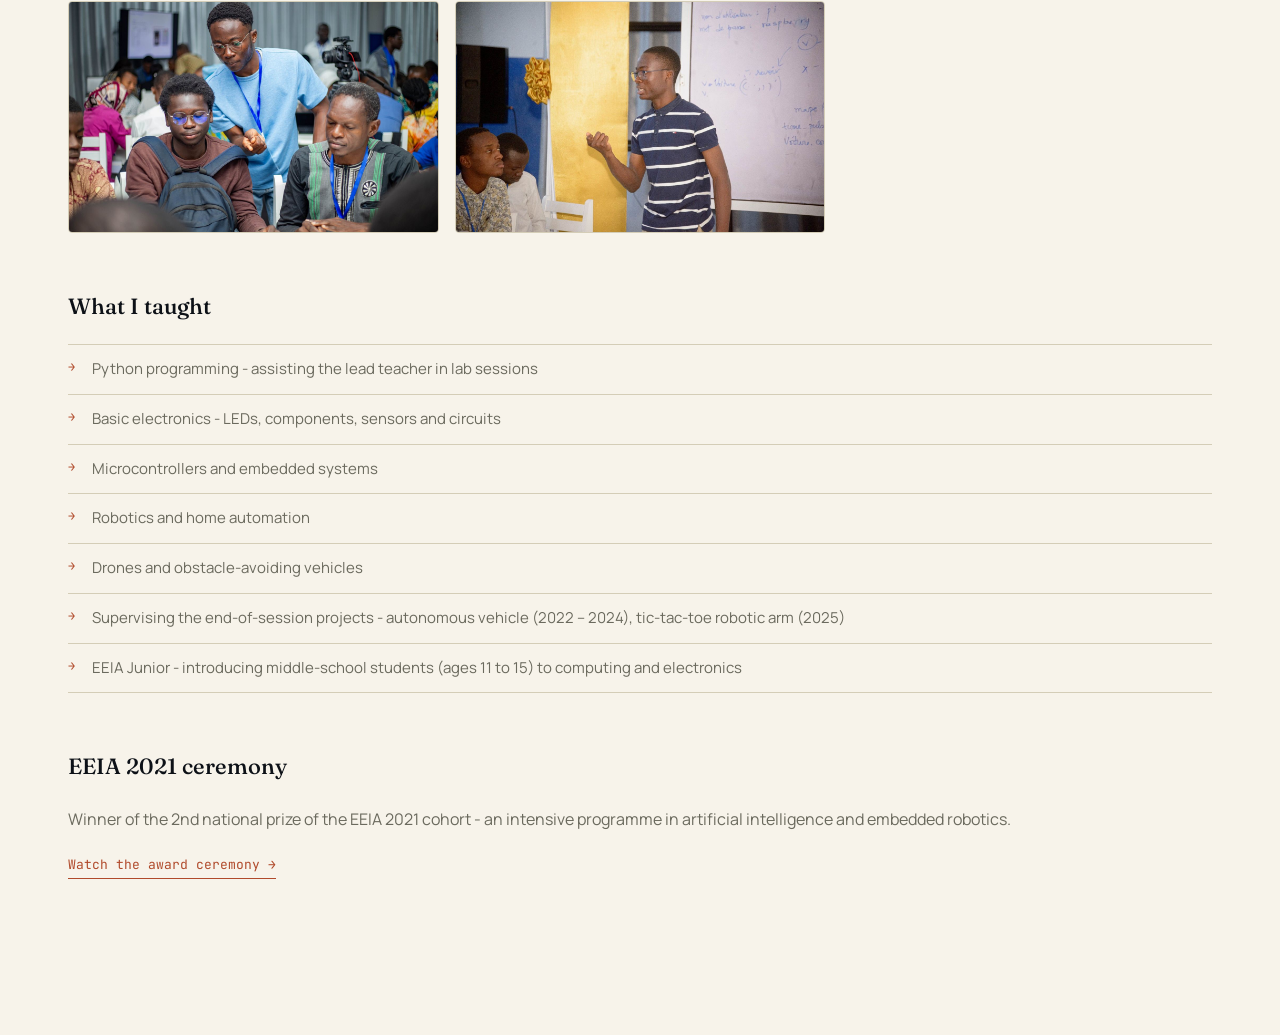
<file: assets/experience/formateur-eeia.html>
<!DOCTYPE html>
<html lang="fr" data-title-fr="Formateur EEIA: Robotique &amp; IA | Justin Amen N&#x27;GBLOGNI" data-title-en="EEIA instructor: Robotics &amp; AI | Justin Amen N&#x27;GBLOGNI">
<head>
  <meta charset="UTF-8" />
  <meta name="viewport" content="width=device-width, initial-scale=1.0" />
  <title>Formateur EEIA: Robotique & IA | Justin Amen N'GBLOGNI</title>
  <meta name="description" content="Formateur en robotique et électronique embarquée à l'EEIA - le plus grand rendez-vous éducatif sur l'IA en Afrique de l'Ouest (Fondation Vallet · Bénin Excellence · PNUD) - Bénin, 2022–2025" />

  <link rel="canonical" href="https://justinamenngblogni.github.io/assets/experience/formateur-eeia.html" />
  <meta name="author" content="Justin Amen N'GBLOGNI" />
  <meta name="theme-color" content="#0d1117" />

  <!-- Icône du site (onglet du navigateur) -->
  <link rel="icon" type="image/svg+xml" href="../favicon/favicon.svg" />
  <link rel="icon" type="image/png" sizes="32x32" href="../favicon/favicon-32.png" />
  <link rel="icon" type="image/png" sizes="16x16" href="../favicon/favicon-16.png" />
  <link rel="apple-touch-icon" sizes="180x180" href="../favicon/apple-touch-icon.png" />

  <!-- Aperçu de partage (LinkedIn, WhatsApp, e-mail...) -->
  <meta property="og:type" content="article" />
  <meta property="og:site_name" content="Justin Amen N'GBLOGNI" />
  <meta property="og:url" content="https://justinamenngblogni.github.io/assets/experience/formateur-eeia.html" />
  <meta property="og:title" content="Robotics &amp; AI Instructor at EEIA, 2022 to 2025 | Justin Amen N&#x27;GBLOGNI" />
  <meta property="og:description" content="Teaching embedded robotics and AI to about a hundred participants per edition at the EEIA summer school (Fondation Vallet, Bénin Excellence, UNDP)." />
  <meta property="og:image" content="https://justinamenngblogni.github.io/assets/images/og/og-eeia.jpg" />
  <meta property="og:image:width" content="1200" />
  <meta property="og:image:height" content="630" />
  <meta property="og:image:alt" content="EEIA 2025 robotics workshop with middle-school participants" />
  <meta property="og:locale" content="fr_FR" />
  <meta name="twitter:card" content="summary_large_image" />

  <link rel="preconnect" href="https://fonts.googleapis.com" />
  <link rel="preconnect" href="https://fonts.gstatic.com" crossorigin />
  <link href="https://fonts.googleapis.com/css2?family=Fraunces:opsz,wght@9..144,300;9..144,400;9..144,500;9..144,600;9..144,700&family=Manrope:wght@300;400;500;600;700&family=JetBrains+Mono:wght@400;500&display=swap" rel="stylesheet" />
  <link rel="stylesheet" href="../css/style.css" />
  <script src="../js/subpage.js"></script>

  <style>
    body { background: var(--paper); }
    .proj-page { padding: clamp(80px, 10vw, 120px) 0 100px; }

    .proj-page__back {
      display: inline-flex; align-items: center; gap: 8px;
      font-family: var(--font-mono); font-size: 13px; color: var(--muted);
      text-decoration: none; margin-bottom: 48px; transition: color .2s;
    }
    .proj-page__back:hover { color: var(--accent); }

    .proj-page__eyebrow { font-family: var(--font-mono); font-size: 13px; color: var(--accent); letter-spacing: .08em; margin-bottom: 8px; }

    .proj-page__title {
      font-family: var(--font-display); font-size: clamp(28px, 5vw, 52px);
      font-weight: 500; color: var(--ink); margin: 0 0 20px; line-height: 1.15;
    }

    .proj-page__tags { display: flex; flex-wrap: wrap; gap: 8px; margin-bottom: 40px; }
    .proj-page__tag {
      font-family: var(--font-mono); font-size: 12px; padding: 4px 10px;
      border: 1px solid var(--line); border-radius: 3px; color: var(--muted);
    }

    .proj-page__meta-row {
      display: flex; gap: 40px; flex-wrap: wrap;
      padding: 24px 0; border-top: 1px solid var(--line); border-bottom: 1px solid var(--line);
      margin-bottom: 56px;
    }
    .proj-page__meta-item { display: flex; flex-direction: column; gap: 5px; }
    .proj-page__meta-label { font-family: var(--font-mono); font-size: 11px; letter-spacing: .08em; text-transform: uppercase; color: var(--muted); }
    .proj-page__meta-value { font-size: 14px; font-weight: 500; color: var(--ink); }

    .proj-page__org-logos { display: flex; gap: 16px; align-items: center; }
    .proj-page__org-logo { height: 28px; width: auto; max-width: 140px; object-fit: contain; opacity: 0.8; }

    .proj-page__section { margin-bottom: 56px; }
    .proj-page__section-title { font-family: var(--font-display); font-size: 22px; font-weight: 500; margin-bottom: 20px; color: var(--ink); }

    .proj-page__body p { font-size: 16px; line-height: 1.8; color: var(--muted); margin-bottom: 16px; }

    .proj-page__gallery { display: grid; grid-template-columns: repeat(auto-fit, minmax(280px, 1fr)); gap: 16px; }
    .proj-page__img-wrap {
      background: var(--paper-2); border: 1px solid var(--line); border-radius: 4px;
      overflow: hidden; aspect-ratio: 16/10;
      display: flex; align-items: center; justify-content: center;
    }
    .proj-page__img-wrap img { width: 100%; height: 100%; object-fit: cover; display: block; }
    .proj-page__img-placeholder { font-family: var(--font-mono); font-size: 12px; color: var(--muted); text-align: center; padding: 16px; }

    .proj-page__video-wrap {
      position: relative; aspect-ratio: 16/9;
      background: var(--paper-2); border: 1px solid var(--line); border-radius: 4px; overflow: hidden;
    }
    .proj-page__video-wrap iframe { position: absolute; inset: 0; width: 100%; height: 100%; border: none; }

    .proj-page__highlight {
      background: var(--paper-2); border-left: 3px solid var(--accent);
      padding: 20px 24px; border-radius: 0 4px 4px 0; margin-bottom: 16px;
    }
    .proj-page__highlight p { margin-bottom: 0; font-style: italic; }

    .proj-page__results { list-style: none; padding: 0; margin: 0; }
    .proj-page__results li {
      font-size: 15px; line-height: 1.65; color: var(--muted);
      padding: 12px 0 12px 24px; border-bottom: 1px solid var(--line); position: relative;
    }
    .proj-page__results li:first-child { border-top: 1px solid var(--line); }
    .proj-page__results li::before {
      content: "→"; position: absolute; left: 0; top: 13px;
      color: var(--accent); font-family: var(--font-mono); font-size: 12px;
    }

    .proj-page__ext-link {
      display: inline-flex; align-items: center; gap: 8px;
      font-family: var(--font-mono); font-size: 13px; color: var(--accent);
      text-decoration: none; border-bottom: 1px solid currentColor; padding-bottom: 2px;
      transition: opacity .2s;
    }
    .proj-page__ext-link:hover { opacity: 0.7; }
  </style>
</head>
<body>

  <main class="proj-page">
    <div class="container">

      <div class="proj-page__topbar">
        <a href="../../index.html#experience" class="proj-page__back"><span data-lang="fr">← Retour au portfolio</span><span data-lang="en">← Back to portfolio</span></a>
        <div class="lang-switch" role="group" aria-label="Language">
          <button type="button" data-lang-switch="fr" class="lang-switch__btn">FR</button>
          <span class="lang-switch__divider" aria-hidden="true">·</span>
          <button type="button" data-lang-switch="en" class="lang-switch__btn">EN</button>
        </div>
      </div>

      <p class="proj-page__eyebrow"><span data-lang="fr">Expérience · 2022 – 2025</span><span data-lang="en">Experience · 2022 – 2025</span></p>
      <h1 class="proj-page__title">
        <span data-lang="fr">Formateur -<br>Robotique &amp; IA embarquée</span>
        <span data-lang="en">Instructor -<br>Robotics &amp; embedded AI</span>
      </h1>

      <div class="proj-page__tags">
        <span class="proj-page__tag"><span data-lang="fr">Enseignement</span><span data-lang="en">Teaching</span></span>
        <span class="proj-page__tag"><span data-lang="fr">Robotique</span><span data-lang="en">Robotics</span></span>
        <span class="proj-page__tag"><span data-lang="fr">Électronique embarquée</span><span data-lang="en">Embedded electronics</span></span>
        <span class="proj-page__tag"><span data-lang="fr">Intelligence artificielle</span><span data-lang="en">Artificial intelligence</span></span>
        <span class="proj-page__tag"><span data-lang="fr">Domotique</span><span data-lang="en">Home automation</span></span>
        <span class="proj-page__tag"><span data-lang="fr">Ateliers pratiques</span><span data-lang="en">Hands-on workshops</span></span>
      </div>

      <div class="proj-page__meta-row">
        <div class="proj-page__meta-item">
          <span class="proj-page__meta-label">Organisation</span>
          <div class="proj-page__org-logos">
            <img class="proj-page__org-logo" src="../images/logos/fondation-vallet.png" alt="Fondation Vallet" />
            <img class="proj-page__org-logo" src="../images/logos/eeia.png" alt="EEIA Summer School" />
          </div>
        </div>
        <div class="proj-page__meta-item">
          <span class="proj-page__meta-label"><span data-lang="fr">Lieu</span><span data-lang="en">Location</span></span>
          <span class="proj-page__meta-value"><span data-lang="fr">Bénin</span><span data-lang="en">Benin</span></span>
        </div>
        <div class="proj-page__meta-item">
          <span class="proj-page__meta-label"><span data-lang="fr">Période</span><span data-lang="en">Period</span></span>
          <span class="proj-page__meta-value">2022 – 2025</span>
        </div>
        <div class="proj-page__meta-item">
          <span class="proj-page__meta-label"><span data-lang="fr">Public</span><span data-lang="en">Audience</span></span>
          <span class="proj-page__meta-value"><span data-lang="fr">Collégiens · Étudiants · Professionnels</span><span data-lang="en">Middle-school students · University students · Professionals</span></span>
        </div>
      </div>

      <!-- ── Le programme ── -->
      <div class="proj-page__section proj-page__body">
        <h2 class="proj-page__section-title"><span data-lang="fr">Le programme</span><span data-lang="en">The programme</span></h2>
        <p data-lang="fr">L'<strong>EEIA</strong> (École d'Été sur l'Intelligence Artificielle) est le plus grand rendez-vous éducatif consacré à l'IA en Afrique de l'Ouest. Organisée au Bénin par la <strong>Fondation Vallet</strong>, <strong>Bénin Excellence</strong> et le <strong>PNUD</strong>, elle réunit chaque été une centaine de jeunes sélectionnés sur dossier, pendant <strong>quatre semaines</strong>, autour d'une pédagogie délibérément pratique - <strong>25 % de théorie, 75 % de pratique</strong>. En cinq éditions, le programme a formé plus de <strong>1 800 participants venus de 15 pays</strong>.</p>
        <p data-lang="en">The <strong>EEIA</strong> (École d'Été sur l'Intelligence Artificielle, the AI Summer School) is the largest educational event dedicated to AI in West Africa. Organised in Benin by the <strong>Fondation Vallet</strong>, <strong>Bénin Excellence</strong> and <strong>UNDP</strong>, it brings together about a hundred selected young people every summer for <strong>four weeks</strong>, with a deliberately hands-on approach - <strong>25% theory, 75% practice</strong>. Over five editions, the programme has trained more than <strong>1,800 participants from 15 countries</strong>.</p>
        <p data-lang="fr">Le cursus s'articule en quatre temps : <strong>programmation en Python</strong>, <strong>machine learning</strong>, <strong>robotique et électronique embarquée</strong>, puis <strong>projets d'application</strong>. En parallèle, l'<strong>EEIA Junior</strong> accueille des collégiens de la 6ᵉ à la 3ᵉ pour une initiation à l'informatique, à Scratch et à l'électronique.</p>
        <p data-lang="en">The curriculum has four stages: <strong>Python programming</strong>, <strong>machine learning</strong>, <strong>robotics and embedded electronics</strong>, then <strong>applied projects</strong>. In parallel, <strong>EEIA Junior</strong> welcomes middle-school students (ages 11 to 15) for an introduction to computing, Scratch and electronics.</p>
        <p style="margin-top:24px;">
          <a href="https://eeia.bj/" target="_blank" rel="noopener" class="proj-page__ext-link"><span data-lang="fr">Découvrir l'EEIA - eeia.bj →</span><span data-lang="en">Discover the EEIA - eeia.bj →</span></a>
        </p>
      </div>

      <!-- ── Mon rôle ── -->
      <div class="proj-page__section proj-page__body">
        <h2 class="proj-page__section-title"><span data-lang="fr">Mon rôle</span><span data-lang="en">My role</span></h2>
        <p data-lang="fr">J'interviens comme <strong>formateur depuis 2022</strong>. J'assiste le professeur principal sur le volet <strong>programmation</strong>, puis je prends en charge des cours durant la semaine consacrée à la <strong>robotique et à l'électronique embarquée</strong> : LED et composants, capteurs et circuits, microcontrôleurs, robotique, domotique, drones et véhicules à évitement d'obstacles. J'encadre également les plus jeunes de l'<strong>EEIA Junior</strong>.</p>
        <p data-lang="en">I have been an <strong>instructor since 2022</strong>. I assist the lead teacher on the <strong>programming</strong> track, then take charge of classes during the week dedicated to <strong>robotics and embedded electronics</strong>: LEDs and components, sensors and circuits, microcontrollers, robotics, home automation, drones and obstacle-avoiding vehicles. I also mentor the youngest participants of <strong>EEIA Junior</strong>.</p>
        <p data-lang="fr">La dernière semaine est le point d'orgue : les participants conçoivent un projet complet, du concept au prototype fonctionnel, en quelques jours. J'ai encadré le projet de <strong>véhicule autonome</strong> de 2022 à 2024 - celui présenté dans mes projets - puis, en 2025, le <strong>bras robotique jouant au tic-tac-toe</strong>.</p>
        <p data-lang="en">The final week is the highlight: participants build a complete project, from concept to working prototype, in a few days. I supervised the <strong>autonomous vehicle</strong> project from 2022 to 2024 - the one shown in my projects - and then, in 2025, the <strong>tic-tac-toe robotic arm</strong>.</p>

        <div class="proj-page__highlight">
          <p data-lang="fr">Un même concept - un microcontrôleur, un capteur - ne s'explique pas de la même façon aux collégiens de l'EEIA Junior et aux participants du programme Senior. Passer d'un public à l'autre est ce qui m'a le plus appris sur ma propre compréhension : on ne peut pas simplifier ce qu'on n'a pas vraiment compris.</p>
          <p data-lang="en">The same concept - a microcontroller, a sensor - is not explained the same way to EEIA Junior pupils and to participants of the Senior programme. Switching from one audience to the other taught me the most about my own understanding: you cannot simplify what you have not truly understood.</p>
        </div>
      </div>

      <!-- ── Photos d'enseignement ── -->
      <div class="proj-page__section">
        <h2 class="proj-page__section-title"><span data-lang="fr">En action</span><span data-lang="en">In action</span></h2>
        <div class="proj-page__gallery">

          <div class="proj-page__img-wrap">
            <img src="../images/experience/formateur/01.jpg" alt="Atelier de robotique EEIA: démonstration d'un bras robotique devant un groupe de collégiens" loading="lazy" />
          </div>

          <div class="proj-page__img-wrap">
            <img src="../images/experience/formateur/02.jpg" alt="Encadrement d'un atelier d'électronique embarquée auprès de jeunes participants" loading="lazy" />
          </div>

          <div class="proj-page__img-wrap">
            <img src="../images/experience/formateur/03.jpg" alt="Présentation devant l'auditoire: cours sur les composants et connecteurs électroniques" loading="lazy" />
          </div>

          <div class="proj-page__img-wrap">
            <img src="../images/experience/formateur/04.jpg" alt="Accompagnement individuel des participants: public mêlant élèves et adultes en formation" loading="lazy" />
          </div>

          <div class="proj-page__img-wrap">
            <img src="../images/experience/formateur/05.jpg" alt="Cours au tableau: prise en main du Raspberry Pi et programmation Python" loading="lazy" />
          </div>

        </div>
      </div>

      <!-- ── Ce que j'ai transmis ── -->
      <div class="proj-page__section">
        <h2 class="proj-page__section-title"><span data-lang="fr">Ce que j'ai transmis</span><span data-lang="en">What I taught</span></h2>
        <ul class="proj-page__results" data-lang="fr">
          <li>Programmation Python - assistance du professeur principal en travaux pratiques</li>
          <li>Électronique de base - LED, composants, capteurs et circuits</li>
          <li>Microcontrôleurs et systèmes embarqués</li>
          <li>Robotique et domotique</li>
          <li>Drones et véhicules à évitement d'obstacles (anticollision)</li>
          <li>Encadrement des projets de fin de session - véhicule autonome (2022 – 2024), bras robotique tic-tac-toe (2025)</li>
          <li>EEIA Junior - initiation des collégiens (6ᵉ à 3ᵉ) à l'informatique et à l'électronique</li>
        </ul>
        <ul class="proj-page__results" data-lang="en">
          <li>Python programming - assisting the lead teacher in lab sessions</li>
          <li>Basic electronics - LEDs, components, sensors and circuits</li>
          <li>Microcontrollers and embedded systems</li>
          <li>Robotics and home automation</li>
          <li>Drones and obstacle-avoiding vehicles</li>
          <li>Supervising the end-of-session projects - autonomous vehicle (2022 – 2024), tic-tac-toe robotic arm (2025)</li>
          <li>EEIA Junior - introducing middle-school students (ages 11 to 15) to computing and electronics</li>
        </ul>
      </div>

      <!-- ── Cérémonie de remise (lien externe) ── -->
      <div class="proj-page__section">
        <h2 class="proj-page__section-title"><span data-lang="fr">Cérémonie EEIA 2021</span><span data-lang="en">EEIA 2021 ceremony</span></h2>
        <div class="proj-page__body">
          <p data-lang="fr">Lauréat du 2ᵉ prix national de la cohorte EEIA 2021 - parcours intensif d'apprentissage en intelligence artificielle et robotique embarquée.</p>
          <p data-lang="en">Winner of the 2nd national prize of the EEIA 2021 cohort - an intensive programme in artificial intelligence and embedded robotics.</p>
        </div>
        <a
          href="https://www.youtube.com/watch?v=acyq8fxtbKU&t=4s"
          target="_blank"
          rel="noopener"
          class="proj-page__ext-link"
        ><span data-lang="fr">Voir la cérémonie de remise →</span><span data-lang="en">Watch the award ceremony →</span></a>
      </div>

    </div>
  </main>

</body>
</html>
</file>
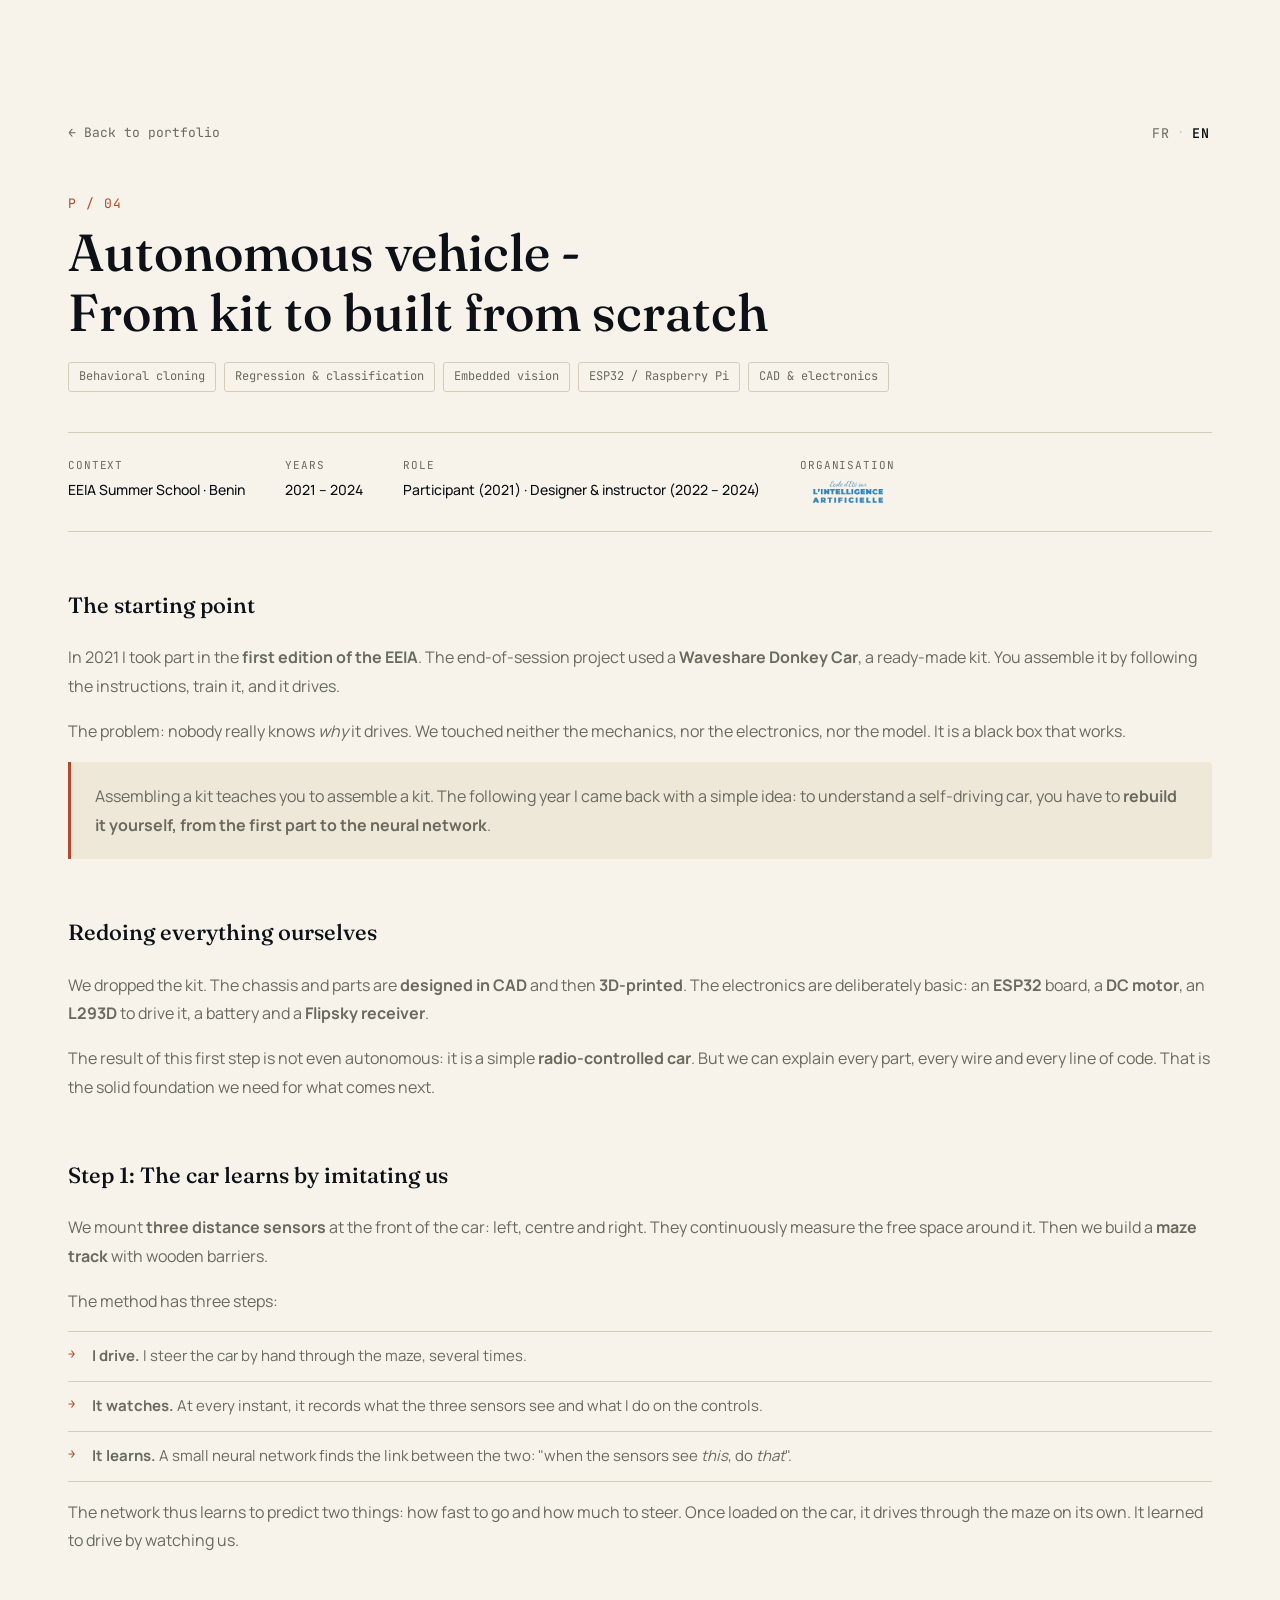
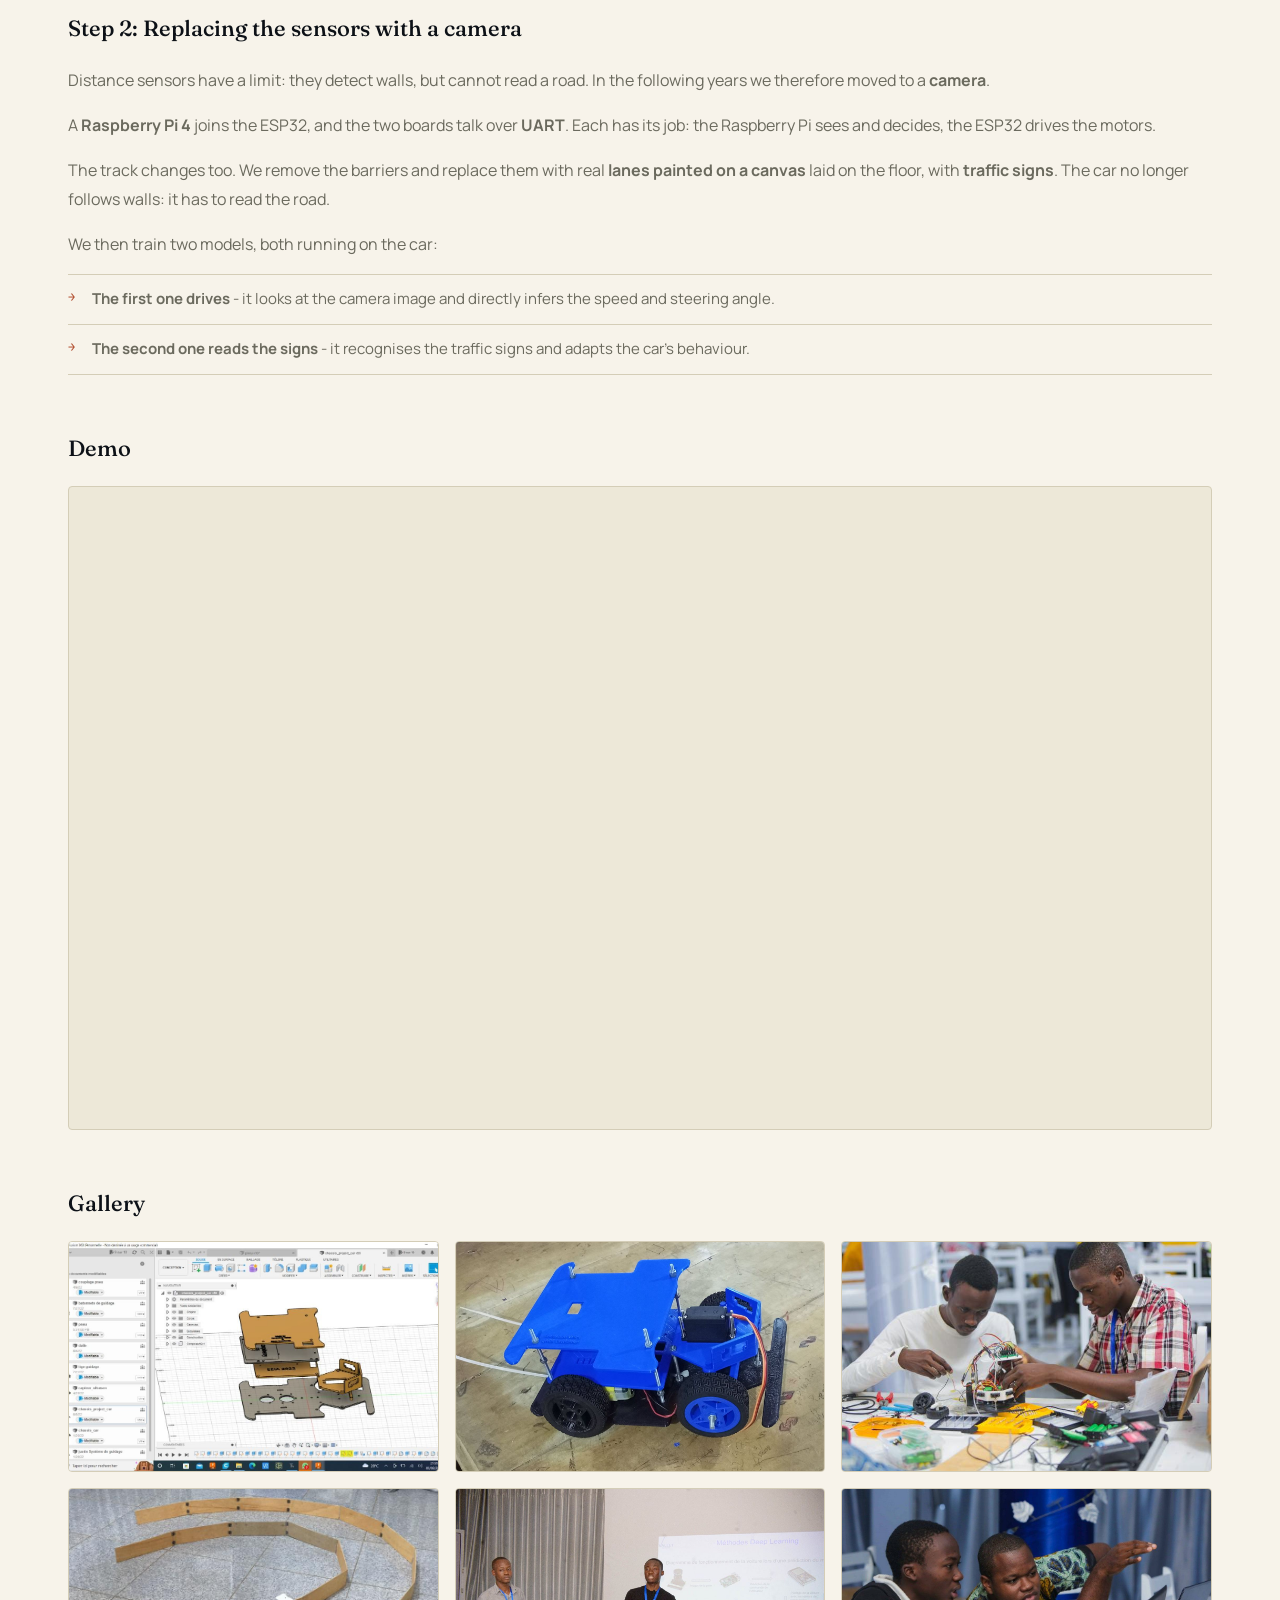
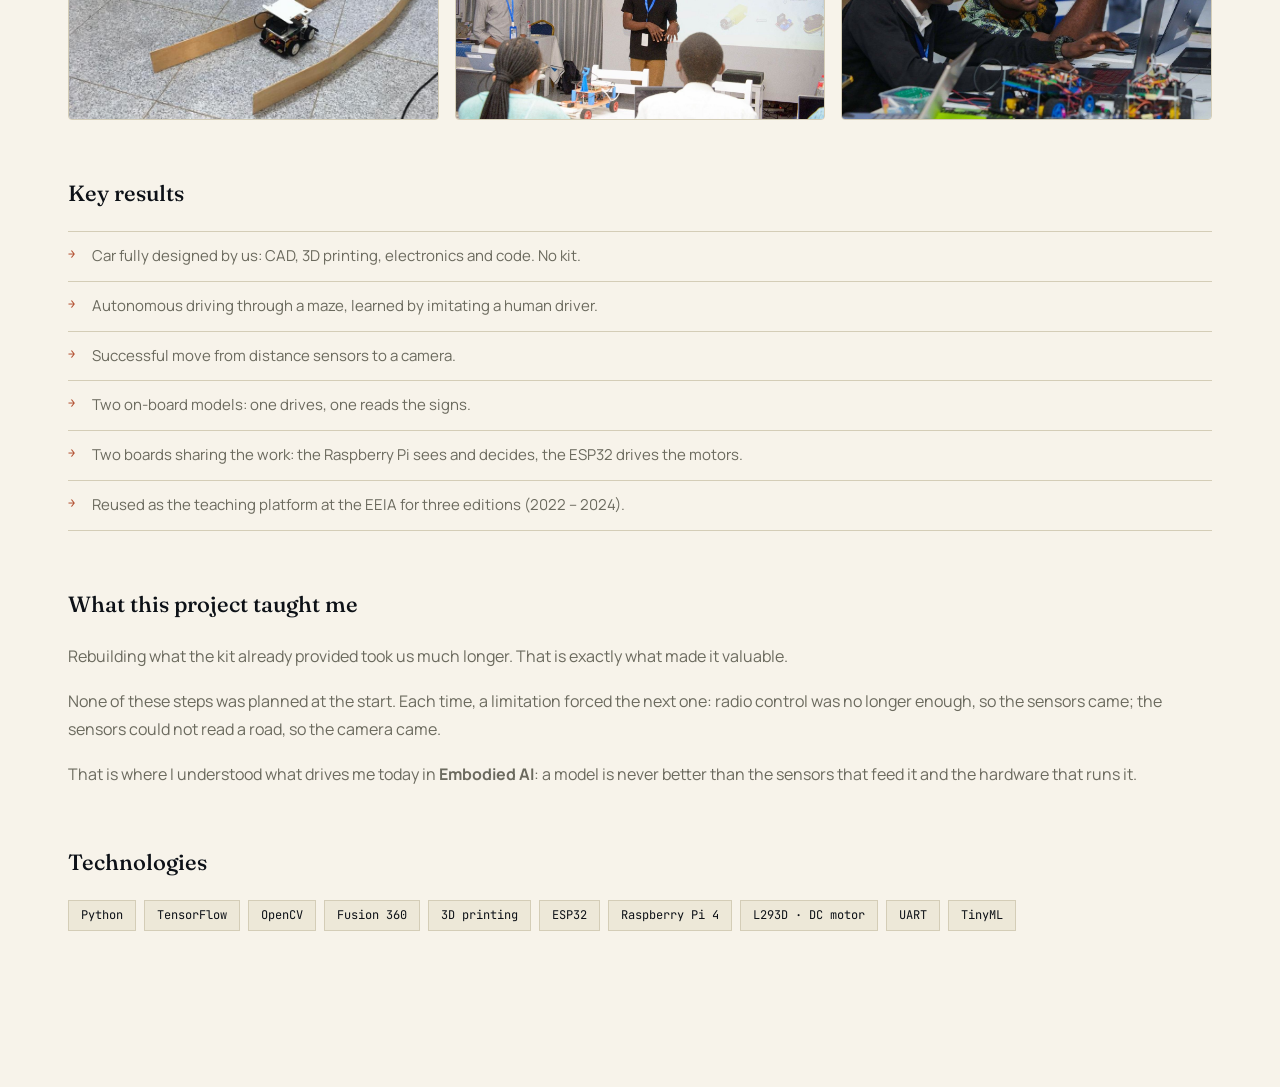
<file: assets/projects/autonomous-vehicle.html>
<!DOCTYPE html>
<html lang="fr" data-title-fr="Véhicule autonome: Du kit à la conception de zéro | Justin Amen N&#x27;GBLOGNI" data-title-en="Autonomous vehicle: From kit to built from scratch | Justin Amen N&#x27;GBLOGNI">
<head>
  <meta charset="UTF-8" />
  <meta name="viewport" content="width=device-width, initial-scale=1.0" />
  <title>Véhicule autonome: Du kit à la conception de zéro | Justin Amen N'GBLOGNI</title>
  <meta name="description" content="Conception complète d'un véhicule autonome miniature : CAO, électronique, TinyML et vision par ordinateur: EEIA 2021–2024" />

  <link rel="canonical" href="https://justinamenngblogni.github.io/assets/projects/autonomous-vehicle.html" />
  <meta name="author" content="Justin Amen N'GBLOGNI" />
  <meta name="theme-color" content="#0d1117" />

  <!-- Icône du site (onglet du navigateur) -->
  <link rel="icon" type="image/svg+xml" href="../favicon/favicon.svg" />
  <link rel="icon" type="image/png" sizes="32x32" href="../favicon/favicon-32.png" />
  <link rel="icon" type="image/png" sizes="16x16" href="../favicon/favicon-16.png" />
  <link rel="apple-touch-icon" sizes="180x180" href="../favicon/apple-touch-icon.png" />

  <!-- Aperçu de partage (LinkedIn, WhatsApp, e-mail...) -->
  <meta property="og:type" content="article" />
  <meta property="og:site_name" content="Justin Amen N'GBLOGNI" />
  <meta property="og:url" content="https://justinamenngblogni.github.io/assets/projects/autonomous-vehicle.html" />
  <meta property="og:title" content="Autonomous Car Built from Scratch: Imitation Learning | Justin Amen N&#x27;GBLOGNI" />
  <meta property="og:description" content="From a kit to a fully self-designed car: Fusion 360 CAD, 3D printing, ESP32 + Raspberry Pi 4, driving learned by imitation. EEIA, 2021 to 2024." />
  <meta property="og:image" content="https://justinamenngblogni.github.io/assets/images/og/og-autonomous-car.jpg" />
  <meta property="og:image:width" content="1200" />
  <meta property="og:image:height" content="630" />
  <meta property="og:image:alt" content="3D-printed blue chassis of the autonomous car" />
  <meta property="og:locale" content="fr_FR" />
  <meta name="twitter:card" content="summary_large_image" />

  <link rel="preconnect" href="https://fonts.googleapis.com" />
  <link rel="preconnect" href="https://fonts.gstatic.com" crossorigin />
  <link href="https://fonts.googleapis.com/css2?family=Fraunces:opsz,wght@9..144,300;9..144,400;9..144,500;9..144,600;9..144,700&family=Manrope:wght@300;400;500;600;700&family=JetBrains+Mono:wght@400;500&display=swap" rel="stylesheet" />
  <link rel="stylesheet" href="../css/style.css" />
  <script src="../js/subpage.js"></script>

  <style>
    body { background: var(--paper); }
    .proj-page { padding: clamp(80px, 10vw, 120px) 0 100px; }

    .proj-page__back {
      display: inline-flex; align-items: center; gap: 8px;
      font-family: var(--font-mono); font-size: 13px; color: var(--muted);
      text-decoration: none; margin-bottom: 48px; transition: color .2s;
    }
    .proj-page__back:hover { color: var(--accent); }

    .proj-page__num { font-family: var(--font-mono); font-size: 13px; color: var(--accent); letter-spacing: .08em; margin-bottom: 8px; }

    .proj-page__title {
      font-family: var(--font-display); font-size: clamp(28px, 5vw, 52px);
      font-weight: 500; color: var(--ink); margin: 0 0 20px; line-height: 1.15;
    }

    .proj-page__tags { display: flex; flex-wrap: wrap; gap: 8px; margin-bottom: 40px; }
    .proj-page__tag {
      font-family: var(--font-mono); font-size: 12px; padding: 4px 10px;
      border: 1px solid var(--line); border-radius: 3px; color: var(--muted);
    }

    .proj-page__meta-row {
      display: flex; gap: 40px; flex-wrap: wrap;
      padding: 24px 0; border-top: 1px solid var(--line); border-bottom: 1px solid var(--line);
      margin-bottom: 56px;
    }
    .proj-page__meta-item { display: flex; flex-direction: column; gap: 5px; }
    .proj-page__meta-label { font-family: var(--font-mono); font-size: 11px; letter-spacing: .08em; text-transform: uppercase; color: var(--muted); }
    .proj-page__meta-value { font-size: 14px; font-weight: 500; color: var(--ink); }

    .proj-page__section { margin-bottom: 56px; }
    .proj-page__section-title { font-family: var(--font-display); font-size: 22px; font-weight: 500; margin-bottom: 20px; color: var(--ink); }

    .proj-page__body p { font-size: 16px; line-height: 1.8; color: var(--muted); margin-bottom: 16px; }

    .proj-page__gallery { display: grid; grid-template-columns: repeat(auto-fit, minmax(280px, 1fr)); gap: 16px; }
    .proj-page__img-wrap {
      background: var(--paper-2); border: 1px solid var(--line); border-radius: 4px;
      overflow: hidden; aspect-ratio: 16/10;
      display: flex; align-items: center; justify-content: center;
    }
    .proj-page__img-wrap img { width: 100%; height: 100%; object-fit: cover; display: block; }
    .proj-page__img-placeholder { font-family: var(--font-mono); font-size: 12px; color: var(--muted); text-align: center; padding: 16px; }

    .proj-page__results { list-style: none; padding: 0; margin: 0; }
    .proj-page__results li {
      font-size: 15px; line-height: 1.65; color: var(--muted);
      padding: 12px 0 12px 24px; border-bottom: 1px solid var(--line);
      position: relative;
    }
    .proj-page__results li:first-child { border-top: 1px solid var(--line); }
    .proj-page__results li::before {
      content: "→"; position: absolute; left: 0; top: 13px;
      color: var(--accent); font-family: var(--font-mono); font-size: 12px;
    }

    .proj-page__stack { display: flex; flex-wrap: wrap; gap: 8px; list-style: none; padding: 0; margin: 0; }
    .proj-page__stack li {
      font-family: var(--font-mono); font-size: 12px;
      padding: 5px 12px; background: var(--paper-2); border: 1px solid var(--line);
    }

    .proj-page__org-logo { height: 28px; width: auto; max-width: 140px; object-fit: contain; opacity: 0.8; margin-bottom: 0; }

    .proj-page__highlight {
      background: var(--paper-2); border-left: 3px solid var(--accent);
      padding: 20px 24px; border-radius: 0 4px 4px 0; margin-bottom: 16px;
    }
    .proj-page__highlight p { margin-bottom: 0; }

    .proj-page__video-wrap {
      position: relative;
      aspect-ratio: 16/9;
      background: var(--paper-2);
      border: 1px solid var(--line);
      border-radius: 4px;
      overflow: hidden;
    }
    .proj-page__video-wrap iframe {
      position: absolute;
      inset: 0;
      width: 100%;
      height: 100%;
      border: none;
    }
    .proj-page__video-placeholder {
      position: absolute;
      inset: 0;
      display: flex;
      flex-direction: column;
      align-items: center;
      justify-content: center;
      gap: 8px;
      font-family: var(--font-mono);
      font-size: 12px;
      color: var(--muted);
    }
  </style>
</head>
<body>

  <main class="proj-page">
    <div class="container">

      <div class="proj-page__topbar">
        <a href="../../index.html#projects" class="proj-page__back"><span data-lang="fr">← Retour au portfolio</span><span data-lang="en">← Back to portfolio</span></a>
        <div class="lang-switch" role="group" aria-label="Language">
          <button type="button" data-lang-switch="fr" class="lang-switch__btn">FR</button>
          <span class="lang-switch__divider" aria-hidden="true">·</span>
          <button type="button" data-lang-switch="en" class="lang-switch__btn">EN</button>
        </div>
      </div>

      <p class="proj-page__num">P / 04</p>
      <h1 class="proj-page__title">
        <span data-lang="fr">Véhicule autonome -<br>Du kit à la conception de zéro</span>
        <span data-lang="en">Autonomous vehicle -<br>From kit to built from scratch</span>
      </h1>

      <div class="proj-page__tags">
        <span class="proj-page__tag">Behavioral cloning</span>
        <span class="proj-page__tag"><span data-lang="fr">Régression &amp; classification</span><span data-lang="en">Regression &amp; classification</span></span>
        <span class="proj-page__tag"><span data-lang="fr">Vision embarquée</span><span data-lang="en">Embedded vision</span></span>
        <span class="proj-page__tag">ESP32 / Raspberry Pi</span>
        <span class="proj-page__tag"><span data-lang="fr">CAO &amp; électronique</span><span data-lang="en">CAD &amp; electronics</span></span>
      </div>

      <div class="proj-page__meta-row">
        <div class="proj-page__meta-item">
          <span class="proj-page__meta-label"><span data-lang="fr">Contexte</span><span data-lang="en">Context</span></span>
          <span class="proj-page__meta-value"><span data-lang="fr">EEIA Summer School · Bénin</span><span data-lang="en">EEIA Summer School · Benin</span></span>
        </div>
        <div class="proj-page__meta-item">
          <span class="proj-page__meta-label"><span data-lang="fr">Années</span><span data-lang="en">Years</span></span>
          <span class="proj-page__meta-value">2021 – 2024</span>
        </div>
        <div class="proj-page__meta-item">
          <span class="proj-page__meta-label"><span data-lang="fr">Rôle</span><span data-lang="en">Role</span></span>
          <span class="proj-page__meta-value"><span data-lang="fr">Participant (2021) · Concepteur &amp; formateur (2022 – 2024)</span><span data-lang="en">Participant (2021) · Designer &amp; instructor (2022 – 2024)</span></span>
        </div>
        <div class="proj-page__meta-item">
          <span class="proj-page__meta-label">Organisation</span>
          <img class="proj-page__org-logo" src="../images/logos/eeia.png" alt="EEIA: Fondation Vallet" />
        </div>
      </div>

      <!-- ── Le point de départ ── -->
      <div class="proj-page__section proj-page__body">
        <h2 class="proj-page__section-title"><span data-lang="fr">Le point de départ</span><span data-lang="en">The starting point</span></h2>
        <p data-lang="fr">En 2021, je participe à la <strong>première édition de l'EEIA</strong>. Le projet de fin de session utilise une <strong>Donkey Car de Waveshare</strong>, un kit tout prêt. On l'assemble en suivant une notice, on l'entraîne, et elle roule.</p>
        <p data-lang="en">In 2021 I took part in the <strong>first edition of the EEIA</strong>. The end-of-session project used a <strong>Waveshare Donkey Car</strong>, a ready-made kit. You assemble it by following the instructions, train it, and it drives.</p>
        <p data-lang="fr">Le problème : personne ne sait vraiment <em>pourquoi</em> elle roule. On n'a touché ni à la mécanique, ni à l'électronique, ni au modèle. C'est une boîte noire qui fonctionne.</p>
        <p data-lang="en">The problem: nobody really knows <em>why</em> it drives. We touched neither the mechanics, nor the electronics, nor the model. It is a black box that works.</p>
        <div class="proj-page__highlight">
          <p data-lang="fr">Monter un kit apprend à monter un kit. L'année suivante, je suis revenu avec une idée simple : pour comprendre une voiture autonome, il faut <strong>la refaire soi-même, de la première pièce jusqu'au réseau de neurones</strong>.</p>
          <p data-lang="en">Assembling a kit teaches you to assemble a kit. The following year I came back with a simple idea: to understand a self-driving car, you have to <strong>rebuild it yourself, from the first part to the neural network</strong>.</p>
        </div>
      </div>

      <!-- ── Reconstruire de zéro ── -->
      <div class="proj-page__section proj-page__body">
        <h2 class="proj-page__section-title"><span data-lang="fr">Tout refaire nous-mêmes</span><span data-lang="en">Redoing everything ourselves</span></h2>
        <p data-lang="fr">Nous abandonnons le kit. Le châssis et les pièces sont <strong>dessinés en CAO</strong> puis <strong>imprimés en 3D</strong>. L'électronique est volontairement basique : une carte <strong>ESP32</strong>, un <strong>moteur à courant continu</strong>, un <strong>L293D</strong> pour le commander, une batterie et un <strong>récepteur Flipsky</strong>.</p>
        <p data-lang="en">We dropped the kit. The chassis and parts are <strong>designed in CAD</strong> and then <strong>3D-printed</strong>. The electronics are deliberately basic: an <strong>ESP32</strong> board, a <strong>DC motor</strong>, an <strong>L293D</strong> to drive it, a battery and a <strong>Flipsky receiver</strong>.</p>
        <p data-lang="fr">Le résultat de cette première étape n'est même pas autonome : c'est une simple <strong>voiture radiocommandée</strong>. Mais nous savons expliquer chaque pièce, chaque fil et chaque ligne de code. C'est la base solide dont nous avons besoin pour la suite.</p>
        <p data-lang="en">The result of this first step is not even autonomous: it is a simple <strong>radio-controlled car</strong>. But we can explain every part, every wire and every line of code. That is the solid foundation we need for what comes next.</p>
      </div>

      <!-- ── Étape 1 ── -->
      <div class="proj-page__section proj-page__body">
        <h2 class="proj-page__section-title"><span data-lang="fr">Étape 1: La voiture apprend en nous imitant</span><span data-lang="en">Step 1: The car learns by imitating us</span></h2>
        <p data-lang="fr">Nous plaçons <strong>trois capteurs de distance</strong> à l'avant de la voiture : un à gauche, un au centre, un à droite. Ils mesurent en permanence l'espace disponible autour d'elle. Puis nous construisons un <strong>circuit en labyrinthe</strong> avec des barrières en bois.</p>
        <p data-lang="en">We mount <strong>three distance sensors</strong> at the front of the car: left, centre and right. They continuously measure the free space around it. Then we build a <strong>maze track</strong> with wooden barriers.</p>
        <p data-lang="fr">La méthode tient en trois temps :</p>
        <p data-lang="en">The method has three steps:</p>
        <ul class="proj-page__results" style="margin-bottom:16px;" data-lang="fr">
          <li><strong>Je conduis.</strong> Je pilote la voiture à la main dans le labyrinthe, plusieurs fois.</li>
          <li><strong>Elle observe.</strong> À chaque instant, elle enregistre ce que voient les trois capteurs et ce que je fais aux commandes.</li>
          <li><strong>Elle apprend.</strong> Un petit réseau de neurones cherche le lien entre les deux : « quand les capteurs voient <em>ça</em>, il faut faire <em>ça</em> ».</li>
        </ul>
        <ul class="proj-page__results" style="margin-bottom:16px;" data-lang="en">
          <li><strong>I drive.</strong> I steer the car by hand through the maze, several times.</li>
          <li><strong>It watches.</strong> At every instant, it records what the three sensors see and what I do on the controls.</li>
          <li><strong>It learns.</strong> A small neural network finds the link between the two: "when the sensors see <em>this</em>, do <em>that</em>".</li>
        </ul>
        <p data-lang="fr">Le réseau apprend ainsi à prédire deux choses : à quelle vitesse avancer, et de combien tourner. Une fois installé dans la voiture, il la conduit seul dans le labyrinthe. Elle a appris à conduire en nous regardant faire.</p>
        <p data-lang="en">The network thus learns to predict two things: how fast to go and how much to steer. Once loaded on the car, it drives through the maze on its own. It learned to drive by watching us.</p>
      </div>

      <!-- ── Étape 2 ── -->
      <div class="proj-page__section proj-page__body">
        <h2 class="proj-page__section-title"><span data-lang="fr">Étape 2: Remplacer les capteurs par une caméra</span><span data-lang="en">Step 2: Replacing the sensors with a camera</span></h2>
        <p data-lang="fr">Les capteurs de distance ont une limite : ils détectent des murs, mais ne savent pas lire une route. Les années suivantes, nous passons donc à la <strong>caméra</strong>.</p>
        <p data-lang="en">Distance sensors have a limit: they detect walls, but cannot read a road. In the following years we therefore moved to a <strong>camera</strong>.</p>
        <p data-lang="fr">Un <strong>Raspberry Pi 4</strong> vient épauler l'ESP32, et les deux cartes se parlent en <strong>UART</strong>. Chacune son rôle : le Raspberry Pi regarde et décide, l'ESP32 commande les moteurs.</p>
        <p data-lang="en">A <strong>Raspberry Pi 4</strong> joins the ESP32, and the two boards talk over <strong>UART</strong>. Each has its job: the Raspberry Pi sees and decides, the ESP32 drives the motors.</p>
        <p data-lang="fr">Le circuit change lui aussi. Nous retirons les barrières et les remplaçons par de vraies <strong>pistes peintes sur une toile</strong> posée au sol, avec des <strong>panneaux de signalisation</strong>. La voiture ne longe plus des murs : elle doit lire la route.</p>
        <p data-lang="en">The track changes too. We remove the barriers and replace them with real <strong>lanes painted on a canvas</strong> laid on the floor, with <strong>traffic signs</strong>. The car no longer follows walls: it has to read the road.</p>
        <p data-lang="fr">Nous entraînons alors deux modèles, tous deux installés sur la voiture :</p>
        <p data-lang="en">We then train two models, both running on the car:</p>
        <ul class="proj-page__results" data-lang="fr">
          <li><strong>Le premier conduit</strong> - il regarde l'image de la caméra et en déduit directement la vitesse et l'angle du volant.</li>
          <li><strong>Le second lit les panneaux</strong> - il reconnaît la signalisation et adapte le comportement de la voiture.</li>
        </ul>
        <ul class="proj-page__results" data-lang="en">
          <li><strong>The first one drives</strong> - it looks at the camera image and directly infers the speed and steering angle.</li>
          <li><strong>The second one reads the signs</strong> - it recognises the traffic signs and adapts the car's behaviour.</li>
        </ul>
      </div>

      <!-- ── Démonstration ── -->
      <div class="proj-page__section">
        <h2 class="proj-page__section-title"><span data-lang="fr">Démonstration</span><span data-lang="en">Demo</span></h2>
        <div class="proj-page__video-wrap">
          <iframe
            src="https://drive.google.com/file/d/1giYFzBZHcGXlXbD1mj9-swQh_gjjxHHT/preview"
            title="Démonstration: Véhicule autonome / Demo: autonomous vehicle"
            allow="autoplay"
            allowfullscreen
          ></iframe>
        </div>
      </div>

      <!-- ── Galerie ── -->
      <div class="proj-page__section">
        <h2 class="proj-page__section-title"><span data-lang="fr">Galerie</span><span data-lang="en">Gallery</span></h2>
        <div class="proj-page__gallery">

          <div class="proj-page__img-wrap">
            <img src="../images/projects/autonomous_car/autonomous-vehicle.jpg" alt="Modélisation CAO du châssis sous Fusion 360: pièces conçues pour l'impression 3D" loading="lazy" />
          </div>

          <div class="proj-page__img-wrap">
            <img src="../images/projects/autonomous_car/autonomous-vehicle-chassis.jpg" alt="Châssis du véhicule imprimé en 3D: Fondation Vallet · Bénin Excellence" loading="lazy" />
          </div>

          <div class="proj-page__img-wrap">
            <img src="../images/projects/autonomous_car/08.jpg" alt="Câblage et assemblage du châssis: électronique embarquée montée à la main" loading="lazy" />
          </div>

          <div class="proj-page__img-wrap">
            <img src="../images/projects/autonomous_car/IMG-20220811-WA0034.jpg" alt="Véhicule autonome dans le circuit en labyrinthe délimité par des barrières en bois: étape des capteurs de distance" loading="lazy" />
          </div>

          <div class="proj-page__img-wrap">
            <img src="../images/projects/autonomous_car/06.jpg" alt="Présentation de l'architecture Deep Learning: pipeline caméra → Raspberry Pi → prédiction de la commande → ESP32" loading="lazy" />
          </div>

          <div class="proj-page__img-wrap">
            <img src="../images/projects/autonomous_car/07.jpg" alt="Encadrement d'un participant sur le prototype de voiture autonome" loading="lazy" />
          </div>

        </div>
      </div>

      <!-- ── Résultats clés ── -->
      <div class="proj-page__section">
        <h2 class="proj-page__section-title"><span data-lang="fr">Résultats clés</span><span data-lang="en">Key results</span></h2>
        <ul class="proj-page__results" data-lang="fr">
          <li>Voiture entièrement conçue par nos soins : CAO, impression 3D, électronique et code. Aucun kit.</li>
          <li>Conduite autonome dans un labyrinthe, apprise en imitant un pilote humain.</li>
          <li>Passage réussi des capteurs de distance à la caméra.</li>
          <li>Deux modèles embarqués : un qui conduit, un qui lit les panneaux.</li>
          <li>Deux cartes qui se répartissent le travail : le Raspberry Pi voit et décide, l'ESP32 commande les moteurs.</li>
          <li>Projet repris comme support de formation à l'EEIA pendant trois éditions (2022 – 2024).</li>
        </ul>
        <ul class="proj-page__results" data-lang="en">
          <li>Car fully designed by us: CAD, 3D printing, electronics and code. No kit.</li>
          <li>Autonomous driving through a maze, learned by imitating a human driver.</li>
          <li>Successful move from distance sensors to a camera.</li>
          <li>Two on-board models: one drives, one reads the signs.</li>
          <li>Two boards sharing the work: the Raspberry Pi sees and decides, the ESP32 drives the motors.</li>
          <li>Reused as the teaching platform at the EEIA for three editions (2022 – 2024).</li>
        </ul>
      </div>

      <!-- ── Ce que ce projet m'a appris ── -->
      <div class="proj-page__section proj-page__body">
        <h2 class="proj-page__section-title"><span data-lang="fr">Ce que ce projet m'a appris</span><span data-lang="en">What this project taught me</span></h2>
        <p data-lang="fr">Refaire ce que le kit donnait déjà nous a pris beaucoup plus de temps. C'est exactement ce qui en a fait la valeur.</p>
        <p data-lang="en">Rebuilding what the kit already provided took us much longer. That is exactly what made it valuable.</p>
        <p data-lang="fr">Aucune de ces étapes n'était prévue au départ. À chaque fois, c'est une limite qui a imposé la suivante : la radiocommande ne suffisait plus, alors sont venus les capteurs ; les capteurs ne savaient pas lire une route, alors est venue la caméra.</p>
        <p data-lang="en">None of these steps was planned at the start. Each time, a limitation forced the next one: radio control was no longer enough, so the sensors came; the sensors could not read a road, so the camera came.</p>
        <p data-lang="fr">C'est là que j'ai compris ce qui me passionne aujourd'hui en <strong>Embodied AI</strong> : un modèle ne vaut jamais mieux que les capteurs qui le nourrissent et le matériel qui l'exécute.</p>
        <p data-lang="en">That is where I understood what drives me today in <strong>Embodied AI</strong>: a model is never better than the sensors that feed it and the hardware that runs it.</p>
      </div>

      <!-- ── Technologies ── -->
      <div class="proj-page__section">
        <h2 class="proj-page__section-title">Technologies</h2>
        <ul class="proj-page__stack">
          <li>Python</li>
          <li>TensorFlow</li>
          <li>OpenCV</li>
          <li>Fusion 360</li>
          <li><span data-lang="fr">Impression 3D</span><span data-lang="en">3D printing</span></li>
          <li>ESP32</li>
          <li>Raspberry Pi 4</li>
          <li><span data-lang="fr">L293D · Moteur CC</span><span data-lang="en">L293D · DC motor</span></li>
          <li>UART</li>
          <li>TinyML</li>
        </ul>
      </div>

    </div>
  </main>

</body>
</html>
</file>
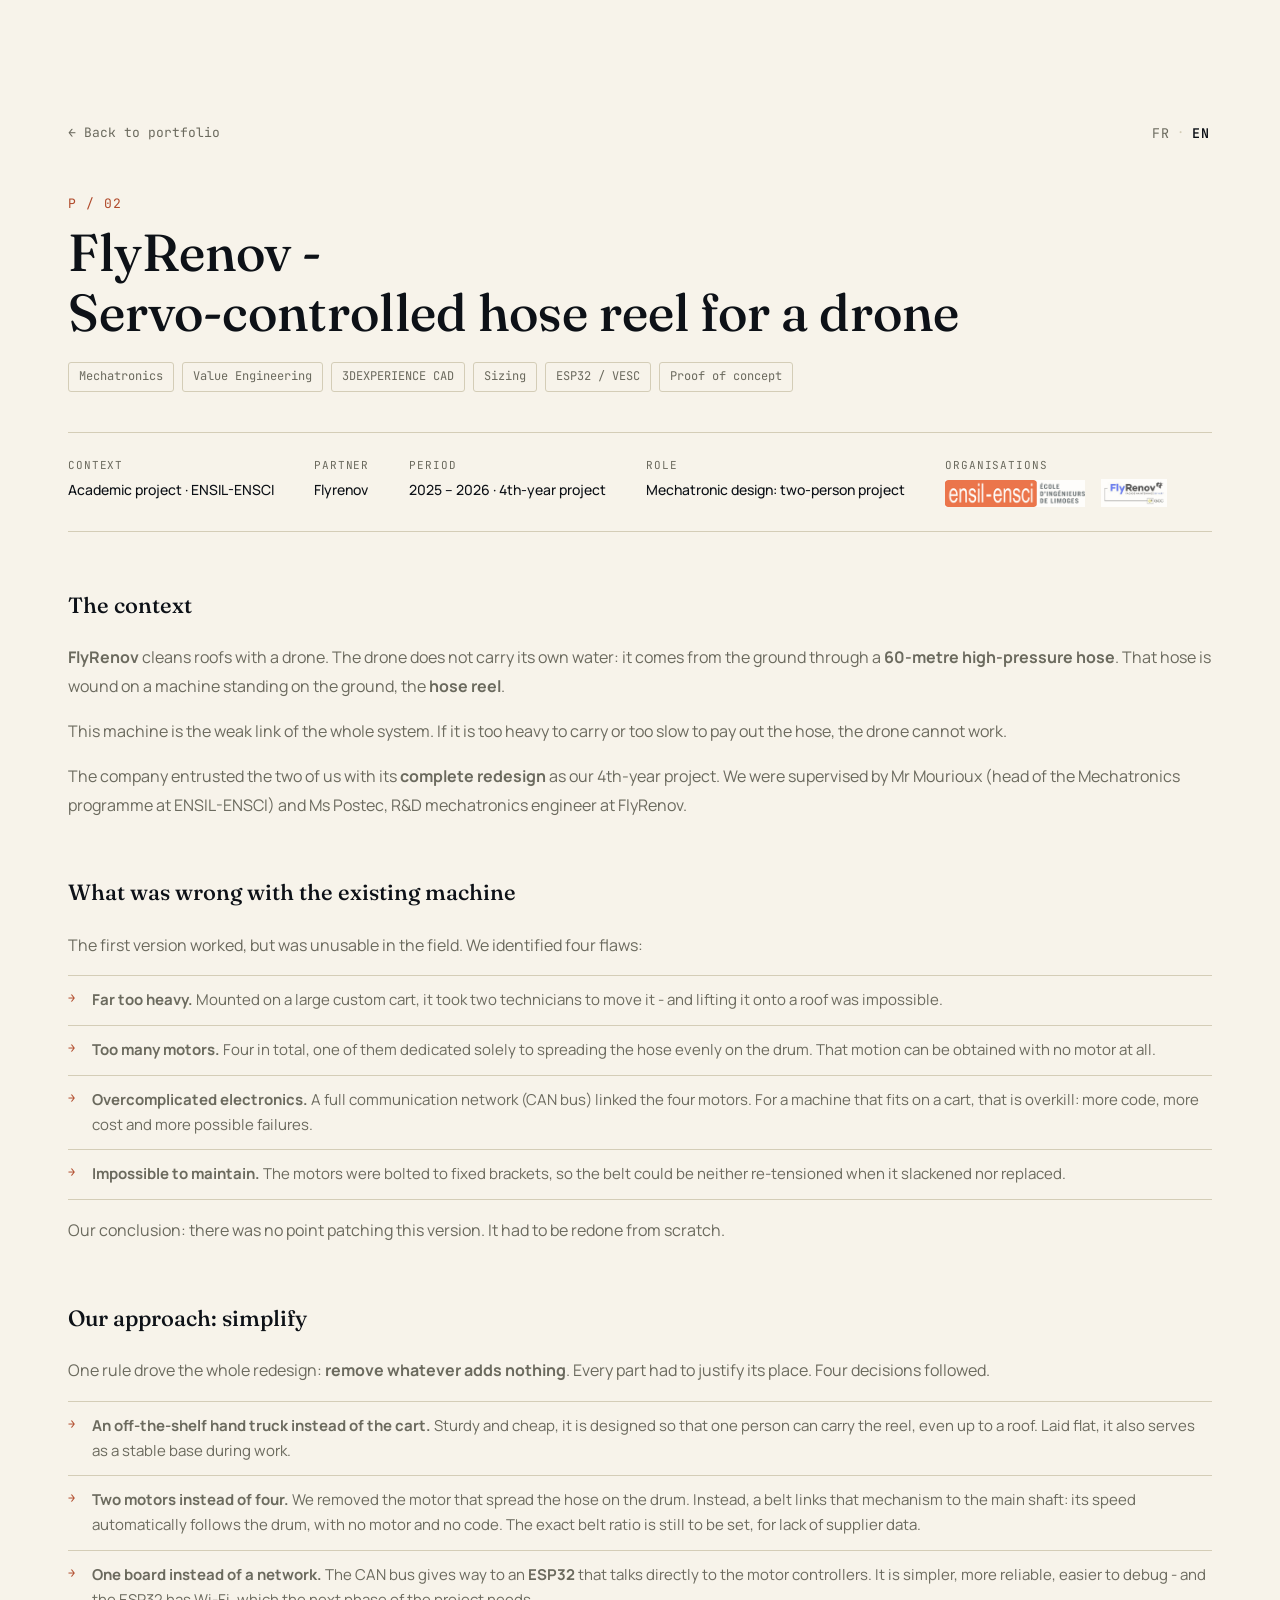
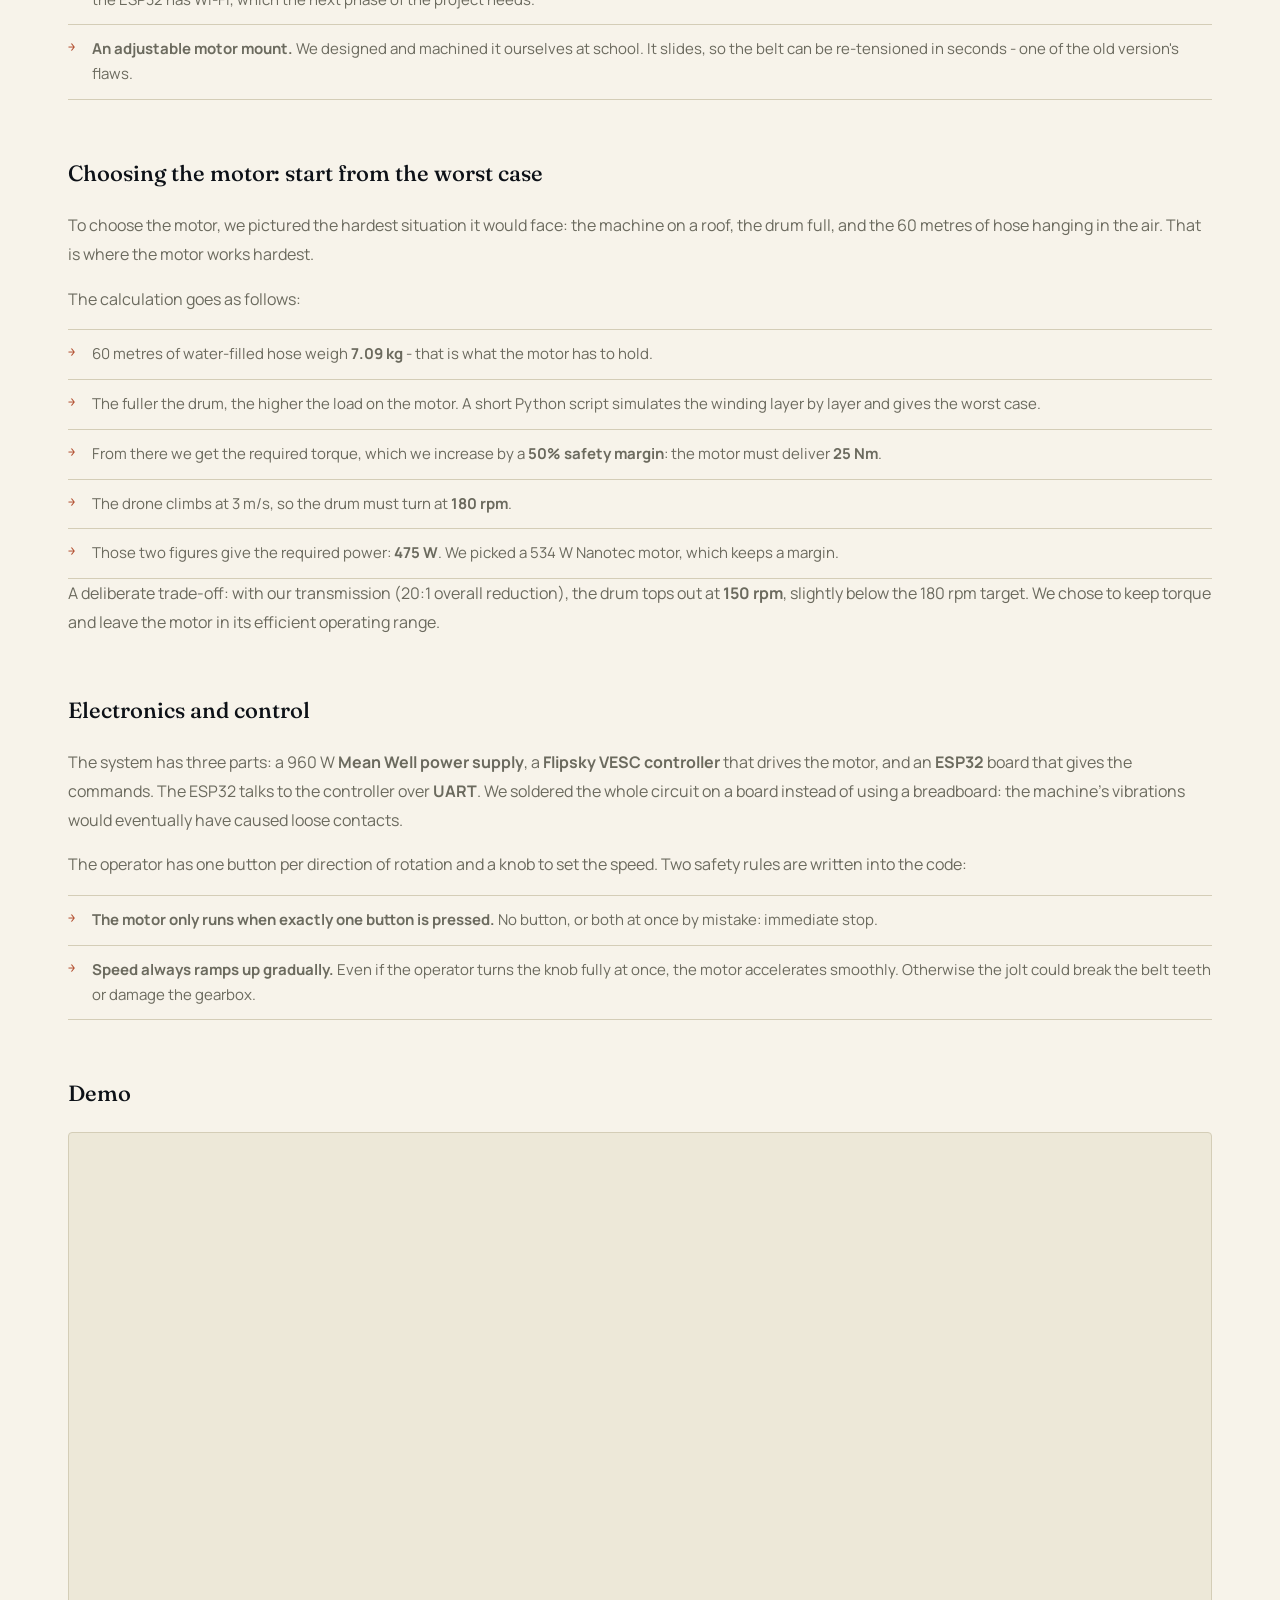
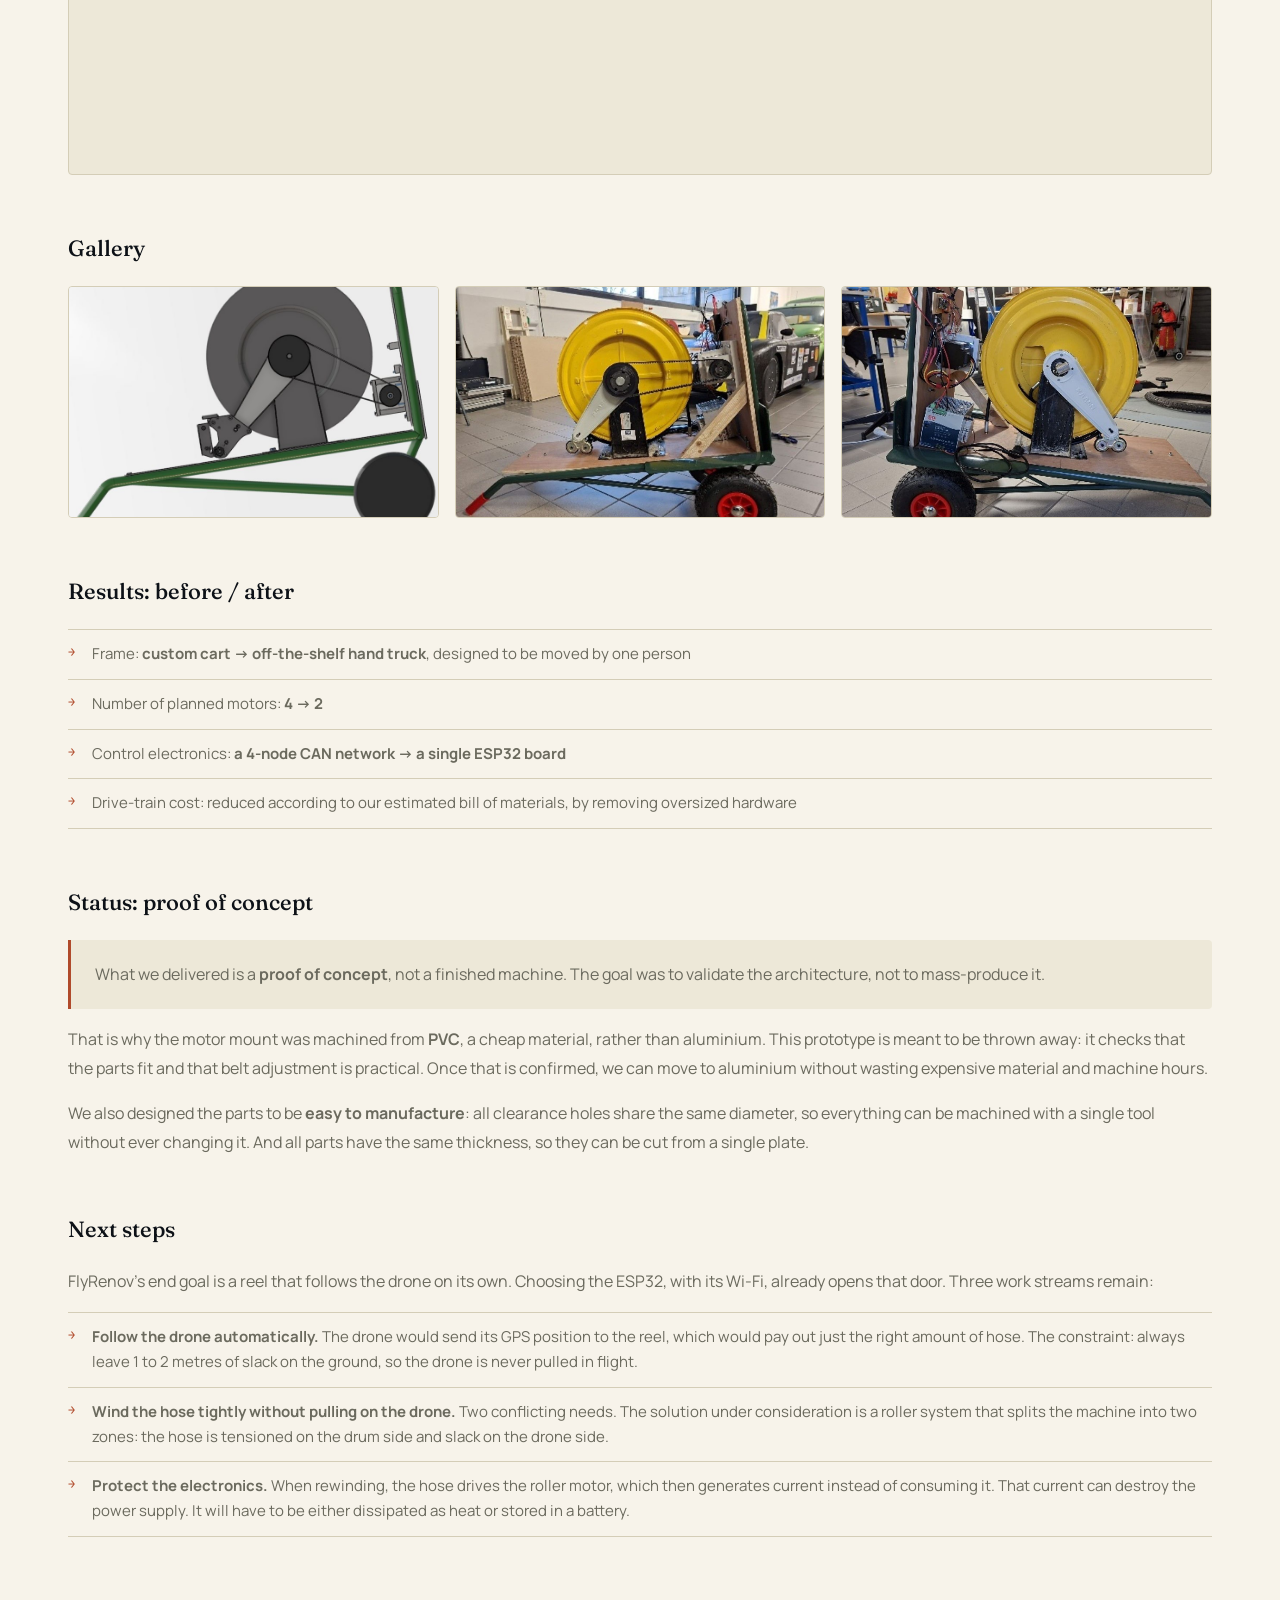
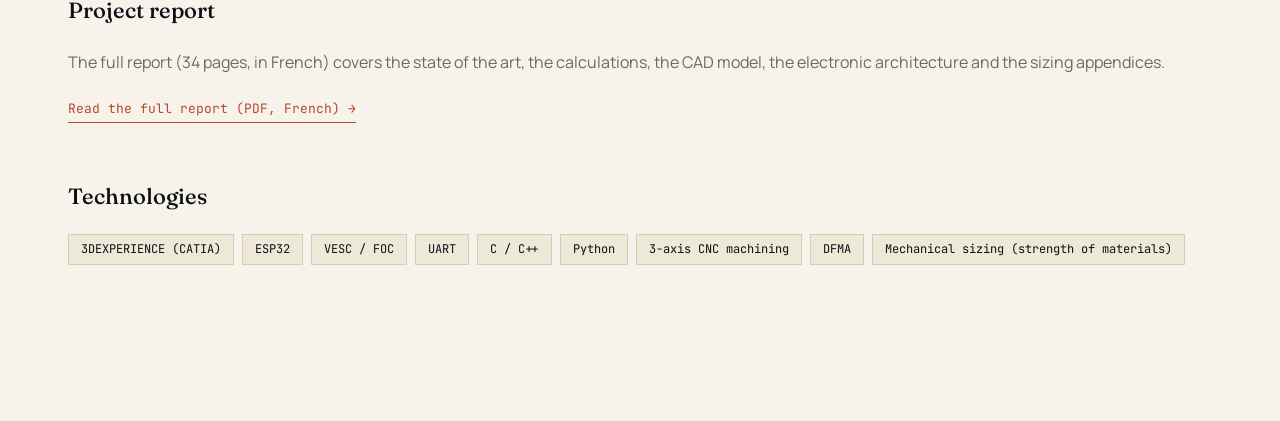
<file: assets/projects/flyrenov.html>
<!DOCTYPE html>
<html lang="fr" data-title-fr="FlyRenov: Enrouleur de tuyau asservi pour drone | Justin Amen N&#x27;GBLOGNI" data-title-en="FlyRenov: Servo-controlled hose reel for a drone | Justin Amen N&#x27;GBLOGNI">
<head>
  <meta charset="UTF-8" />
  <meta name="viewport" content="width=device-width, initial-scale=1.0" />
  <title>FlyRenov: Enrouleur de tuyau asservi pour drone | Justin Amen N'GBLOGNI</title>
  <meta name="description" content="Refonte mécatronique d'un enrouleur de tuyau haute pression pour drone de nettoyage : intégration sur un diable du commerce, motorisation divisée par deux, bus CAN remplacé par ESP32/VESC: ENSIL-ENSCI × FlyRenov, 2025-2026" />

  <link rel="canonical" href="https://justinamenngblogni.github.io/assets/projects/flyrenov.html" />
  <meta name="author" content="Justin Amen N'GBLOGNI" />
  <meta name="theme-color" content="#0d1117" />

  <!-- Icône du site (onglet du navigateur) -->
  <link rel="icon" type="image/svg+xml" href="../favicon/favicon.svg" />
  <link rel="icon" type="image/png" sizes="32x32" href="../favicon/favicon-32.png" />
  <link rel="icon" type="image/png" sizes="16x16" href="../favicon/favicon-16.png" />
  <link rel="apple-touch-icon" sizes="180x180" href="../favicon/apple-touch-icon.png" />

  <!-- Aperçu de partage (LinkedIn, WhatsApp, e-mail...) -->
  <meta property="og:type" content="article" />
  <meta property="og:site_name" content="Justin Amen N'GBLOGNI" />
  <meta property="og:url" content="https://justinamenngblogni.github.io/assets/projects/flyrenov.html" />
  <meta property="og:title" content="FlyRenov: Servo-Controlled Hose Reel for a Roof-Cleaning Drone | Justin Amen N&#x27;GBLOGNI" />
  <meta property="og:description" content="Industrial redesign (ENSIL-ENSCI × FlyRenov): 2 motors instead of 4, a single ESP32 instead of a CAN network, worst-case sizing at 25 Nm and 475 W." />
  <meta property="og:image" content="https://justinamenngblogni.github.io/assets/images/og/og-flyrenov.jpg" />
  <meta property="og:image:width" content="1200" />
  <meta property="og:image:height" content="630" />
  <meta property="og:image:alt" content="FlyRenov hose reel prototype: yellow drum, belt drive and hand truck" />
  <meta property="og:locale" content="fr_FR" />
  <meta name="twitter:card" content="summary_large_image" />

  <link rel="preconnect" href="https://fonts.googleapis.com" />
  <link rel="preconnect" href="https://fonts.gstatic.com" crossorigin />
  <link href="https://fonts.googleapis.com/css2?family=Fraunces:opsz,wght@9..144,300;9..144,400;9..144,500;9..144,600;9..144,700&family=Manrope:wght@300;400;500;600;700&family=JetBrains+Mono:wght@400;500&display=swap" rel="stylesheet" />
  <link rel="stylesheet" href="../css/style.css" />
  <script src="../js/subpage.js"></script>

  <style>
    body { background: var(--paper); }
    .proj-page { padding: clamp(80px, 10vw, 120px) 0 100px; }

    .proj-page__back {
      display: inline-flex; align-items: center; gap: 8px;
      font-family: var(--font-mono); font-size: 13px; color: var(--muted);
      text-decoration: none; margin-bottom: 48px; transition: color .2s;
    }
    .proj-page__back:hover { color: var(--accent); }

    .proj-page__num { font-family: var(--font-mono); font-size: 13px; color: var(--accent); letter-spacing: .08em; margin-bottom: 8px; }

    .proj-page__title {
      font-family: var(--font-display); font-size: clamp(28px, 5vw, 52px);
      font-weight: 500; color: var(--ink); margin: 0 0 20px; line-height: 1.15;
    }

    .proj-page__tags { display: flex; flex-wrap: wrap; gap: 8px; margin-bottom: 40px; }
    .proj-page__tag {
      font-family: var(--font-mono); font-size: 12px; padding: 4px 10px;
      border: 1px solid var(--line); border-radius: 3px; color: var(--muted);
    }

    .proj-page__meta-row {
      display: flex; gap: 40px; flex-wrap: wrap;
      padding: 24px 0; border-top: 1px solid var(--line); border-bottom: 1px solid var(--line);
      margin-bottom: 56px;
    }
    .proj-page__meta-item { display: flex; flex-direction: column; gap: 5px; }
    .proj-page__meta-label { font-family: var(--font-mono); font-size: 11px; letter-spacing: .08em; text-transform: uppercase; color: var(--muted); }
    .proj-page__meta-value { font-size: 14px; font-weight: 500; color: var(--ink); }

    .proj-page__section { margin-bottom: 56px; }
    .proj-page__section-title { font-family: var(--font-display); font-size: 22px; font-weight: 500; margin-bottom: 20px; color: var(--ink); }

    .proj-page__body p { font-size: 16px; line-height: 1.8; color: var(--muted); margin-bottom: 16px; }

    .proj-page__gallery { display: grid; grid-template-columns: repeat(auto-fit, minmax(280px, 1fr)); gap: 16px; }
    .proj-page__img-wrap {
      background: var(--paper-2); border: 1px solid var(--line); border-radius: 4px;
      overflow: hidden; aspect-ratio: 16/10;
      display: flex; align-items: center; justify-content: center;
    }
    .proj-page__img-wrap img { width: 100%; height: 100%; object-fit: cover; display: block; }
    .proj-page__img-placeholder { font-family: var(--font-mono); font-size: 12px; color: var(--muted); text-align: center; padding: 16px; }

    .proj-page__results { list-style: none; padding: 0; margin: 0; }
    .proj-page__results li {
      font-size: 15px; line-height: 1.65; color: var(--muted);
      padding: 12px 0 12px 24px; border-bottom: 1px solid var(--line);
      position: relative;
    }
    .proj-page__results li:first-child { border-top: 1px solid var(--line); }
    .proj-page__results li::before {
      content: "→"; position: absolute; left: 0; top: 13px;
      color: var(--accent); font-family: var(--font-mono); font-size: 12px;
    }

    .proj-page__stack { display: flex; flex-wrap: wrap; gap: 8px; list-style: none; padding: 0; margin: 0; }
    .proj-page__stack li {
      font-family: var(--font-mono); font-size: 12px;
      padding: 5px 12px; background: var(--paper-2); border: 1px solid var(--line);
    }

    .proj-page__org-logos { display: flex; gap: 16px; align-items: center; }
    .proj-page__org-logo { height: 28px; width: auto; max-width: 140px; object-fit: contain; opacity: 0.8; }

    .proj-page__video-wrap {
      position: relative;
      aspect-ratio: 16/9;
      background: var(--paper-2);
      border: 1px solid var(--line);
      border-radius: 4px;
      overflow: hidden;
    }
    .proj-page__video-wrap iframe {
      position: absolute;
      inset: 0;
      width: 100%;
      height: 100%;
      border: none;
    }
    .proj-page__video-placeholder {
      position: absolute;
      inset: 0;
      display: flex;
      flex-direction: column;
      align-items: center;
      justify-content: center;
      gap: 8px;
      font-family: var(--font-mono);
      font-size: 12px;
      color: var(--muted);
    }

    .proj-page__ext-link {
      display: inline-flex; align-items: center; gap: 8px;
      font-family: var(--font-mono); font-size: 13px; color: var(--accent);
      text-decoration: none; border-bottom: 1px solid currentColor; padding-bottom: 2px;
      transition: opacity .2s;
    }
    .proj-page__ext-link:hover { opacity: 0.7; }

    .proj-page__highlight {
      background: var(--paper-2); border-left: 3px solid var(--accent);
      padding: 20px 24px; border-radius: 0 4px 4px 0; margin-bottom: 16px;
    }
    .proj-page__highlight p { margin-bottom: 0; }
  </style>
</head>
<body>

  <main class="proj-page">
    <div class="container">

      <div class="proj-page__topbar">
        <a href="../../index.html#projects" class="proj-page__back"><span data-lang="fr">← Retour au portfolio</span><span data-lang="en">← Back to portfolio</span></a>
        <div class="lang-switch" role="group" aria-label="Language">
          <button type="button" data-lang-switch="fr" class="lang-switch__btn">FR</button>
          <span class="lang-switch__divider" aria-hidden="true">·</span>
          <button type="button" data-lang-switch="en" class="lang-switch__btn">EN</button>
        </div>
      </div>

      <p class="proj-page__num">P / 02</p>
      <h1 class="proj-page__title">
        <span data-lang="fr">FlyRenov -<br>Enrouleur de tuyau asservi pour drone</span>
        <span data-lang="en">FlyRenov -<br>Servo-controlled hose reel for a drone</span>
      </h1>

      <div class="proj-page__tags">
        <span class="proj-page__tag"><span data-lang="fr">Mécatronique</span><span data-lang="en">Mechatronics</span></span>
        <span class="proj-page__tag">Value Engineering</span>
        <span class="proj-page__tag"><span data-lang="fr">CAO 3DEXPERIENCE</span><span data-lang="en">3DEXPERIENCE CAD</span></span>
        <span class="proj-page__tag"><span data-lang="fr">Dimensionnement</span><span data-lang="en">Sizing</span></span>
        <span class="proj-page__tag">ESP32 / VESC</span>
        <span class="proj-page__tag"><span data-lang="fr">Preuve de concept</span><span data-lang="en">Proof of concept</span></span>
      </div>

      <div class="proj-page__meta-row">
        <div class="proj-page__meta-item">
          <span class="proj-page__meta-label"><span data-lang="fr">Contexte</span><span data-lang="en">Context</span></span>
          <span class="proj-page__meta-value"><span data-lang="fr">Projet académique · ENSIL-ENSCI</span><span data-lang="en">Academic project · ENSIL-ENSCI</span></span>
        </div>
        <div class="proj-page__meta-item">
          <span class="proj-page__meta-label"><span data-lang="fr">Partenaire</span><span data-lang="en">Partner</span></span>
          <span class="proj-page__meta-value">Flyrenov</span>
        </div>
        <div class="proj-page__meta-item">
          <span class="proj-page__meta-label"><span data-lang="fr">Période</span><span data-lang="en">Period</span></span>
          <span class="proj-page__meta-value"><span data-lang="fr">2025 – 2026 · Projet de 4ᵉ année</span><span data-lang="en">2025 – 2026 · 4th-year project</span></span>
        </div>
        <div class="proj-page__meta-item">
          <span class="proj-page__meta-label"><span data-lang="fr">Rôle</span><span data-lang="en">Role</span></span>
          <span class="proj-page__meta-value"><span data-lang="fr">Conception mécatronique: projet en binôme</span><span data-lang="en">Mechatronic design: two-person project</span></span>
        </div>
        <div class="proj-page__meta-item">
          <span class="proj-page__meta-label">Organisations</span>
          <div class="proj-page__org-logos">
            <img class="proj-page__org-logo" src="../images/logos/ensil-ensci.png" alt="ENSIL-ENSCI" />
            <img class="proj-page__org-logo" src="../images/logos/FlyRenovLogo.jpg" alt="Flyrenov" />
          </div>
        </div>
      </div>

      <!-- ── Le contexte ── -->
      <div class="proj-page__section proj-page__body">
        <h2 class="proj-page__section-title"><span data-lang="fr">Le contexte</span><span data-lang="en">The context</span></h2>
        <p data-lang="fr"><strong>FlyRenov</strong> nettoie les toitures avec un drone. Le drone ne transporte pas son eau : elle lui arrive du sol par un <strong>tuyau de 60 mètres</strong> sous haute pression. Ce tuyau est enroulé sur une machine posée au sol, appelée <strong>enrouleur</strong>.</p>
        <p data-lang="en"><strong>FlyRenov</strong> cleans roofs with a drone. The drone does not carry its own water: it comes from the ground through a <strong>60-metre high-pressure hose</strong>. That hose is wound on a machine standing on the ground, the <strong>hose reel</strong>.</p>
        <p data-lang="fr">Cette machine est le maillon faible de tout le système. Si elle est trop lourde à transporter ou trop lente à dérouler le tuyau, le drone ne peut pas travailler.</p>
        <p data-lang="en">This machine is the weak link of the whole system. If it is too heavy to carry or too slow to pay out the hose, the drone cannot work.</p>
        <p data-lang="fr">L'entreprise nous a confié sa <strong>refonte complète</strong>, à deux, dans le cadre de notre projet de 4ᵉ année. Nous étions encadrés par M. Mourioux (responsable de la spécialité Mécatronique à l'ENSIL-ENSCI) et par Mme Postec, ingénieure mécatronique R&amp;D chez FlyRenov.</p>
        <p data-lang="en">The company entrusted the two of us with its <strong>complete redesign</strong> as our 4th-year project. We were supervised by Mr Mourioux (head of the Mechatronics programme at ENSIL-ENSCI) and Ms Postec, R&amp;D mechatronics engineer at FlyRenov.</p>
      </div>

      <!-- ── Le problème ── -->
      <div class="proj-page__section proj-page__body">
        <h2 class="proj-page__section-title"><span data-lang="fr">Le problème de la machine existante</span><span data-lang="en">What was wrong with the existing machine</span></h2>
        <p data-lang="fr">La première version fonctionnait, mais restait inutilisable sur le terrain. Nous avons relevé quatre défauts :</p>
        <p data-lang="en">The first version worked, but was unusable in the field. We identified four flaws:</p>
        <ul class="proj-page__results" style="margin-bottom:16px;" data-lang="fr">
          <li><strong>Beaucoup trop lourde.</strong> Montée sur un gros chariot fait sur mesure, elle demandait deux techniciens pour la bouger - et la hisser sur un toit devenait impossible.</li>
          <li><strong>Trop de moteurs.</strong> Quatre en tout, dont un dédié uniquement à répartir le tuyau proprement sur la bobine. Ce mouvement peut pourtant être obtenu sans moteur du tout.</li>
          <li><strong>Électronique trop compliquée.</strong> Un réseau de communication complet (bus CAN) reliait ces quatre moteurs. Pour une machine tenant sur un chariot, c'est une usine à gaz : plus de code, plus cher, et plus de pannes possibles.</li>
          <li><strong>Impossible à entretenir.</strong> Les moteurs étaient vissés sur des supports fixes. Résultat : impossible de retendre la courroie quand elle se détend, ni de la changer.</li>
        </ul>
        <ul class="proj-page__results" style="margin-bottom:16px;" data-lang="en">
          <li><strong>Far too heavy.</strong> Mounted on a large custom cart, it took two technicians to move it - and lifting it onto a roof was impossible.</li>
          <li><strong>Too many motors.</strong> Four in total, one of them dedicated solely to spreading the hose evenly on the drum. That motion can be obtained with no motor at all.</li>
          <li><strong>Overcomplicated electronics.</strong> A full communication network (CAN bus) linked the four motors. For a machine that fits on a cart, that is overkill: more code, more cost and more possible failures.</li>
          <li><strong>Impossible to maintain.</strong> The motors were bolted to fixed brackets, so the belt could be neither re-tensioned when it slackened nor replaced.</li>
        </ul>
        <p data-lang="fr">Notre conclusion : inutile de réparer cette version. Il fallait tout reprendre.</p>
        <p data-lang="en">Our conclusion: there was no point patching this version. It had to be redone from scratch.</p>
      </div>

      <!-- ── Notre approche ── -->
      <div class="proj-page__section proj-page__body">
        <h2 class="proj-page__section-title"><span data-lang="fr">Notre approche : simplifier</span><span data-lang="en">Our approach: simplify</span></h2>
        <p data-lang="fr">Une règle a guidé toute la refonte : <strong>supprimer ce qui n'apporte rien</strong>. Chaque pièce devait justifier sa présence. Quatre décisions en ont découlé.</p>
        <p data-lang="en">One rule drove the whole redesign: <strong>remove whatever adds nothing</strong>. Every part had to justify its place. Four decisions followed.</p>
        <ul class="proj-page__results" data-lang="fr">
          <li><strong>Un diable du commerce à la place du chariot.</strong> Robuste et bon marché, il est pensé pour qu'une personne seule puisse transporter l'enrouleur, y compris jusqu'à un toit. Couché à plat, il sert aussi de base stable pendant le travail.</li>
          <li><strong>Deux moteurs au lieu de quatre.</strong> Nous avons supprimé le moteur qui répartissait le tuyau sur la bobine. À la place, une courroie relie ce mécanisme à l'axe principal : sa vitesse suit automatiquement celle de la bobine, sans moteur ni code. Le rapport exact de cette courroie reste à fixer, faute de données du fournisseur.</li>
          <li><strong>Une carte au lieu d'un réseau.</strong> Le bus CAN laisse place à un <strong>ESP32</strong> qui parle directement aux contrôleurs des moteurs. C'est plus simple, plus fiable, plus facile à déboguer - et l'ESP32 a le Wi-Fi, indispensable pour la suite du projet.</li>
          <li><strong>Un support moteur réglable.</strong> Nous l'avons dessiné et usiné nous-mêmes à l'école. Il coulisse, ce qui permet de retendre la courroie en quelques secondes - l'un des défauts de l'ancienne version.</li>
        </ul>
        <ul class="proj-page__results" data-lang="en">
          <li><strong>An off-the-shelf hand truck instead of the cart.</strong> Sturdy and cheap, it is designed so that one person can carry the reel, even up to a roof. Laid flat, it also serves as a stable base during work.</li>
          <li><strong>Two motors instead of four.</strong> We removed the motor that spread the hose on the drum. Instead, a belt links that mechanism to the main shaft: its speed automatically follows the drum, with no motor and no code. The exact belt ratio is still to be set, for lack of supplier data.</li>
          <li><strong>One board instead of a network.</strong> The CAN bus gives way to an <strong>ESP32</strong> that talks directly to the motor controllers. It is simpler, more reliable, easier to debug - and the ESP32 has Wi-Fi, which the next phase of the project needs.</li>
          <li><strong>An adjustable motor mount.</strong> We designed and machined it ourselves at school. It slides, so the belt can be re-tensioned in seconds - one of the old version's flaws.</li>
        </ul>
      </div>

      <!-- ── Dimensionnement ── -->
      <div class="proj-page__section proj-page__body">
        <h2 class="proj-page__section-title"><span data-lang="fr">Choisir le moteur : partir du pire scénario</span><span data-lang="en">Choosing the motor: start from the worst case</span></h2>
        <p data-lang="fr">Pour choisir le moteur, nous avons imaginé la situation la plus difficile qu'il aurait à affronter : la machine posée sur un toit, la bobine pleine, et les 60 mètres de tuyau qui pendent dans le vide. C'est là que le moteur force le plus.</p>
        <p data-lang="en">To choose the motor, we pictured the hardest situation it would face: the machine on a roof, the drum full, and the 60 metres of hose hanging in the air. That is where the motor works hardest.</p>
        <p data-lang="fr">Le calcul se déroule ainsi :</p>
        <p data-lang="en">The calculation goes as follows:</p>
        <ul class="proj-page__results" data-lang="fr">
          <li>60 mètres de tuyau remplis d'eau pèsent <strong>7,09 kg</strong> - c'est ce que le moteur doit retenir.</li>
          <li>Plus la bobine est pleine, plus l'effort demandé au moteur augmente. Un petit script Python simule l'enroulement couche par couche et donne le cas le plus défavorable.</li>
          <li>De là, on obtient l'effort nécessaire, que nous majorons de <strong>50 % par sécurité</strong> : le moteur doit fournir <strong>25 Nm</strong>.</li>
          <li>Le drone monte à 3 m/s : la bobine doit donc tourner à <strong>180 tours/minute</strong>.</li>
          <li>Ces deux chiffres donnent la puissance nécessaire : <strong>475 W</strong>. Nous avons choisi un moteur Nanotec de 534 W, qui garde ainsi une marge.</li>
        </ul>
        <ul class="proj-page__results" data-lang="en">
          <li>60 metres of water-filled hose weigh <strong>7.09 kg</strong> - that is what the motor has to hold.</li>
          <li>The fuller the drum, the higher the load on the motor. A short Python script simulates the winding layer by layer and gives the worst case.</li>
          <li>From there we get the required torque, which we increase by a <strong>50% safety margin</strong>: the motor must deliver <strong>25 Nm</strong>.</li>
          <li>The drone climbs at 3 m/s, so the drum must turn at <strong>180 rpm</strong>.</li>
          <li>Those two figures give the required power: <strong>475 W</strong>. We picked a 534 W Nanotec motor, which keeps a margin.</li>
        </ul>
        <p data-lang="fr">Un compromis assumé : avec notre transmission (réduction totale de 20:1), la bobine plafonne à <strong>150 tours/minute</strong>, un peu sous la cible de 180. Nous avons préféré garder du couple et laisser le moteur dans sa zone de bon rendement.</p>
        <p data-lang="en">A deliberate trade-off: with our transmission (20:1 overall reduction), the drum tops out at <strong>150 rpm</strong>, slightly below the 180 rpm target. We chose to keep torque and leave the motor in its efficient operating range.</p>
      </div>

      <!-- ── Architecture électronique ── -->
      <div class="proj-page__section proj-page__body">
        <h2 class="proj-page__section-title"><span data-lang="fr">L'électronique et la commande</span><span data-lang="en">Electronics and control</span></h2>
        <p data-lang="fr">Trois éléments composent le système : une <strong>alimentation Mean Well</strong> de 960 W qui fournit le courant, un <strong>contrôleur Flipsky VESC</strong> qui pilote le moteur, et une carte <strong>ESP32</strong> qui donne les ordres. L'ESP32 parle au contrôleur en <strong>UART</strong>. Nous avons soudé tout le circuit sur une plaque plutôt que d'utiliser une breadboard : les vibrations de la machine auraient fini par créer des faux contacts.</p>
        <p data-lang="en">The system has three parts: a 960 W <strong>Mean Well power supply</strong>, a <strong>Flipsky VESC controller</strong> that drives the motor, and an <strong>ESP32</strong> board that gives the commands. The ESP32 talks to the controller over <strong>UART</strong>. We soldered the whole circuit on a board instead of using a breadboard: the machine's vibrations would eventually have caused loose contacts.</p>
        <p data-lang="fr">L'opérateur dispose d'un bouton pour chaque sens de rotation et d'une molette pour régler la vitesse. Deux sécurités sont écrites dans le code :</p>
        <p data-lang="en">The operator has one button per direction of rotation and a knob to set the speed. Two safety rules are written into the code:</p>
        <ul class="proj-page__results" data-lang="fr">
          <li><strong>Le moteur ne tourne que si un seul bouton est enfoncé.</strong> Aucun bouton, ou les deux à la fois par erreur : arrêt immédiat.</li>
          <li><strong>La vitesse monte toujours progressivement.</strong> Même si l'opérateur pousse la molette à fond d'un coup, le moteur accélère en douceur. Sans cela, le à-coup pourrait casser les dents de la courroie ou abîmer le réducteur.</li>
        </ul>
        <ul class="proj-page__results" data-lang="en">
          <li><strong>The motor only runs when exactly one button is pressed.</strong> No button, or both at once by mistake: immediate stop.</li>
          <li><strong>Speed always ramps up gradually.</strong> Even if the operator turns the knob fully at once, the motor accelerates smoothly. Otherwise the jolt could break the belt teeth or damage the gearbox.</li>
        </ul>
      </div>

      <!-- ── Démonstration ── -->
      <div class="proj-page__section">
        <h2 class="proj-page__section-title"><span data-lang="fr">Démonstration</span><span data-lang="en">Demo</span></h2>
        <div class="proj-page__video-wrap">
          <iframe
            src="https://drive.google.com/file/d/1OLgfx7na_NiyKXVI1iLqjzif7EHjpNSR/preview"
            title="Démonstration: Enrouleur FlyRenov V2 / Demo: FlyRenov hose reel V2"
            allow="autoplay"
            allowfullscreen
          ></iframe>
        </div>
      </div>

      <!-- ── Galerie ── -->
      <div class="proj-page__section">
        <h2 class="proj-page__section-title"><span data-lang="fr">Galerie</span><span data-lang="en">Gallery</span></h2>
        <div class="proj-page__gallery">

          <div class="proj-page__img-wrap">
            <img src="../images/projects/Flyrenov/flyrenov.jpg" alt="FlyRenov: modélisation CAO de l'enrouleur V2 sous 3DEXPERIENCE" loading="lazy" />
          </div>

          <div class="proj-page__img-wrap">
            <img src="../images/projects/Flyrenov/flyrenov2.jpg" alt="Prototype physique: tambour RAASM et transmission par courroie montés sur le diable" loading="lazy" />
          </div>

          <div class="proj-page__img-wrap">
            <img src="../images/projects/Flyrenov/flyrenov3.jpg" alt="Prototype physique: intégration de l'électronique de puissance et de commande (VESC, alimentation, ESP32)" loading="lazy" />
          </div>

        </div>
      </div>

      <!-- ── Résultats ── -->
      <div class="proj-page__section">
        <h2 class="proj-page__section-title"><span data-lang="fr">Résultats : avant / après</span><span data-lang="en">Results: before / after</span></h2>
        <ul class="proj-page__results" data-lang="fr">
          <li>Châssis : <strong>chariot sur mesure → diable du commerce</strong>, conçu pour être déplacé par une seule personne</li>
          <li>Nombre de moteurs prévus : <strong>4 → 2</strong></li>
          <li>Électronique de commande : <strong>un réseau CAN à 4 nœuds → une seule carte ESP32</strong></li>
          <li>Coût de la motorisation : réduit d'après notre nomenclature estimative, en supprimant le matériel surdimensionné</li>
        </ul>
        <ul class="proj-page__results" data-lang="en">
          <li>Frame: <strong>custom cart → off-the-shelf hand truck</strong>, designed to be moved by one person</li>
          <li>Number of planned motors: <strong>4 → 2</strong></li>
          <li>Control electronics: <strong>a 4-node CAN network → a single ESP32 board</strong></li>
          <li>Drive-train cost: reduced according to our estimated bill of materials, by removing oversized hardware</li>
        </ul>
      </div>

      <!-- ── Statut ── -->
      <div class="proj-page__section proj-page__body">
        <h2 class="proj-page__section-title"><span data-lang="fr">Statut : preuve de concept</span><span data-lang="en">Status: proof of concept</span></h2>
        <div class="proj-page__highlight">
          <p data-lang="fr">Ce que nous avons livré est une <strong>preuve de concept</strong>, pas une machine finie. Le but était de valider l'architecture, pas de la produire en série.</p>
          <p data-lang="en">What we delivered is a <strong>proof of concept</strong>, not a finished machine. The goal was to validate the architecture, not to mass-produce it.</p>
        </div>
        <p data-lang="fr">C'est pourquoi le support moteur a été usiné en <strong>PVC</strong>, une matière peu chère, et non en aluminium. Ce prototype est fait pour être jeté : il sert à vérifier que les pièces s'ajustent bien et que le réglage de la courroie est pratique. Une fois ces points confirmés, on peut passer à l'aluminium sans risquer de gâcher une matière coûteuse et des heures de machine.</p>
        <p data-lang="en">That is why the motor mount was machined from <strong>PVC</strong>, a cheap material, rather than aluminium. This prototype is meant to be thrown away: it checks that the parts fit and that belt adjustment is practical. Once that is confirmed, we can move to aluminium without wasting expensive material and machine hours.</p>
        <p data-lang="fr">Nous avons aussi conçu les pièces pour qu'elles soient <strong>simples à fabriquer</strong> : tous les trous de passage ont le même diamètre, ce qui permet de tout usiner avec un seul outil, sans jamais le changer. Et toutes les pièces ont la même épaisseur, pour être découpées dans une seule plaque.</p>
        <p data-lang="en">We also designed the parts to be <strong>easy to manufacture</strong>: all clearance holes share the same diameter, so everything can be machined with a single tool without ever changing it. And all parts have the same thickness, so they can be cut from a single plate.</p>
      </div>

      <!-- ── Perspectives ── -->
      <div class="proj-page__section proj-page__body">
        <h2 class="proj-page__section-title"><span data-lang="fr">Perspectives</span><span data-lang="en">Next steps</span></h2>
        <p data-lang="fr">Le but final de FlyRenov est un enrouleur qui suit le drone tout seul. Le choix de l'ESP32, avec son Wi-Fi, ouvre déjà cette porte. Trois chantiers restent à mener :</p>
        <p data-lang="en">FlyRenov's end goal is a reel that follows the drone on its own. Choosing the ESP32, with its Wi-Fi, already opens that door. Three work streams remain:</p>
        <ul class="proj-page__results" data-lang="fr">
          <li><strong>Suivre le drone automatiquement.</strong> Le drone enverrait sa position GPS à l'enrouleur, qui déroulerait juste ce qu'il faut de tuyau. La contrainte : toujours laisser 1 à 2 mètres de mou au sol, pour ne jamais tirer sur le drone en vol.</li>
          <li><strong>Enrouler le tuyau bien serré, sans tirer sur le drone.</strong> Deux besoins contradictoires. La solution envisagée est un système à galets qui sépare la machine en deux zones : le tuyau est tendu côté bobine, détendu côté drone.</li>
          <li><strong>Protéger l'électronique.</strong> Au rembobinage, le tuyau entraîne le moteur du système à galets, qui se met alors à produire du courant au lieu d'en consommer. Ce courant peut détruire l'alimentation. Il faudra soit le dissiper en chaleur, soit le stocker dans une batterie.</li>
        </ul>
        <ul class="proj-page__results" data-lang="en">
          <li><strong>Follow the drone automatically.</strong> The drone would send its GPS position to the reel, which would pay out just the right amount of hose. The constraint: always leave 1 to 2 metres of slack on the ground, so the drone is never pulled in flight.</li>
          <li><strong>Wind the hose tightly without pulling on the drone.</strong> Two conflicting needs. The solution under consideration is a roller system that splits the machine into two zones: the hose is tensioned on the drum side and slack on the drone side.</li>
          <li><strong>Protect the electronics.</strong> When rewinding, the hose drives the roller motor, which then generates current instead of consuming it. That current can destroy the power supply. It will have to be either dissipated as heat or stored in a battery.</li>
        </ul>
      </div>

      <!-- ── Rapport ── -->
      <div class="proj-page__section">
        <h2 class="proj-page__section-title"><span data-lang="fr">Rapport de projet</span><span data-lang="en">Project report</span></h2>
        <div class="proj-page__body">
          <p data-lang="fr">Le rapport complet (34 pages) détaille l'état de l'art, les notes de calcul, la modélisation CAO, l'architecture électronique et les annexes de dimensionnement.</p>
          <p data-lang="en">The full report (34 pages, in French) covers the state of the art, the calculations, the CAD model, the electronic architecture and the sizing appendices.</p>
        </div>
        <a
          href="../docs/Flyrenov-Rapport-Projet.pdf"
          target="_blank"
          rel="noopener"
          class="proj-page__ext-link"
        ><span data-lang="fr">Lire le rapport complet (PDF) →</span><span data-lang="en">Read the full report (PDF, French) →</span></a>
      </div>

      <!-- ── Technologies ── -->
      <div class="proj-page__section">
        <h2 class="proj-page__section-title">Technologies</h2>
        <ul class="proj-page__stack">
          <li>3DEXPERIENCE (CATIA)</li>
          <li>ESP32</li>
          <li>VESC / FOC</li>
          <li>UART</li>
          <li>C / C++</li>
          <li>Python</li>
          <li><span data-lang="fr">Usinage CNC 3 axes</span><span data-lang="en">3-axis CNC machining</span></li>
          <li>DFMA</li>
          <li><span data-lang="fr">Dimensionnement mécanique (RDM)</span><span data-lang="en">Mechanical sizing (strength of materials)</span></li>
        </ul>
      </div>

    </div>
  </main>

</body>
</html>
</file>
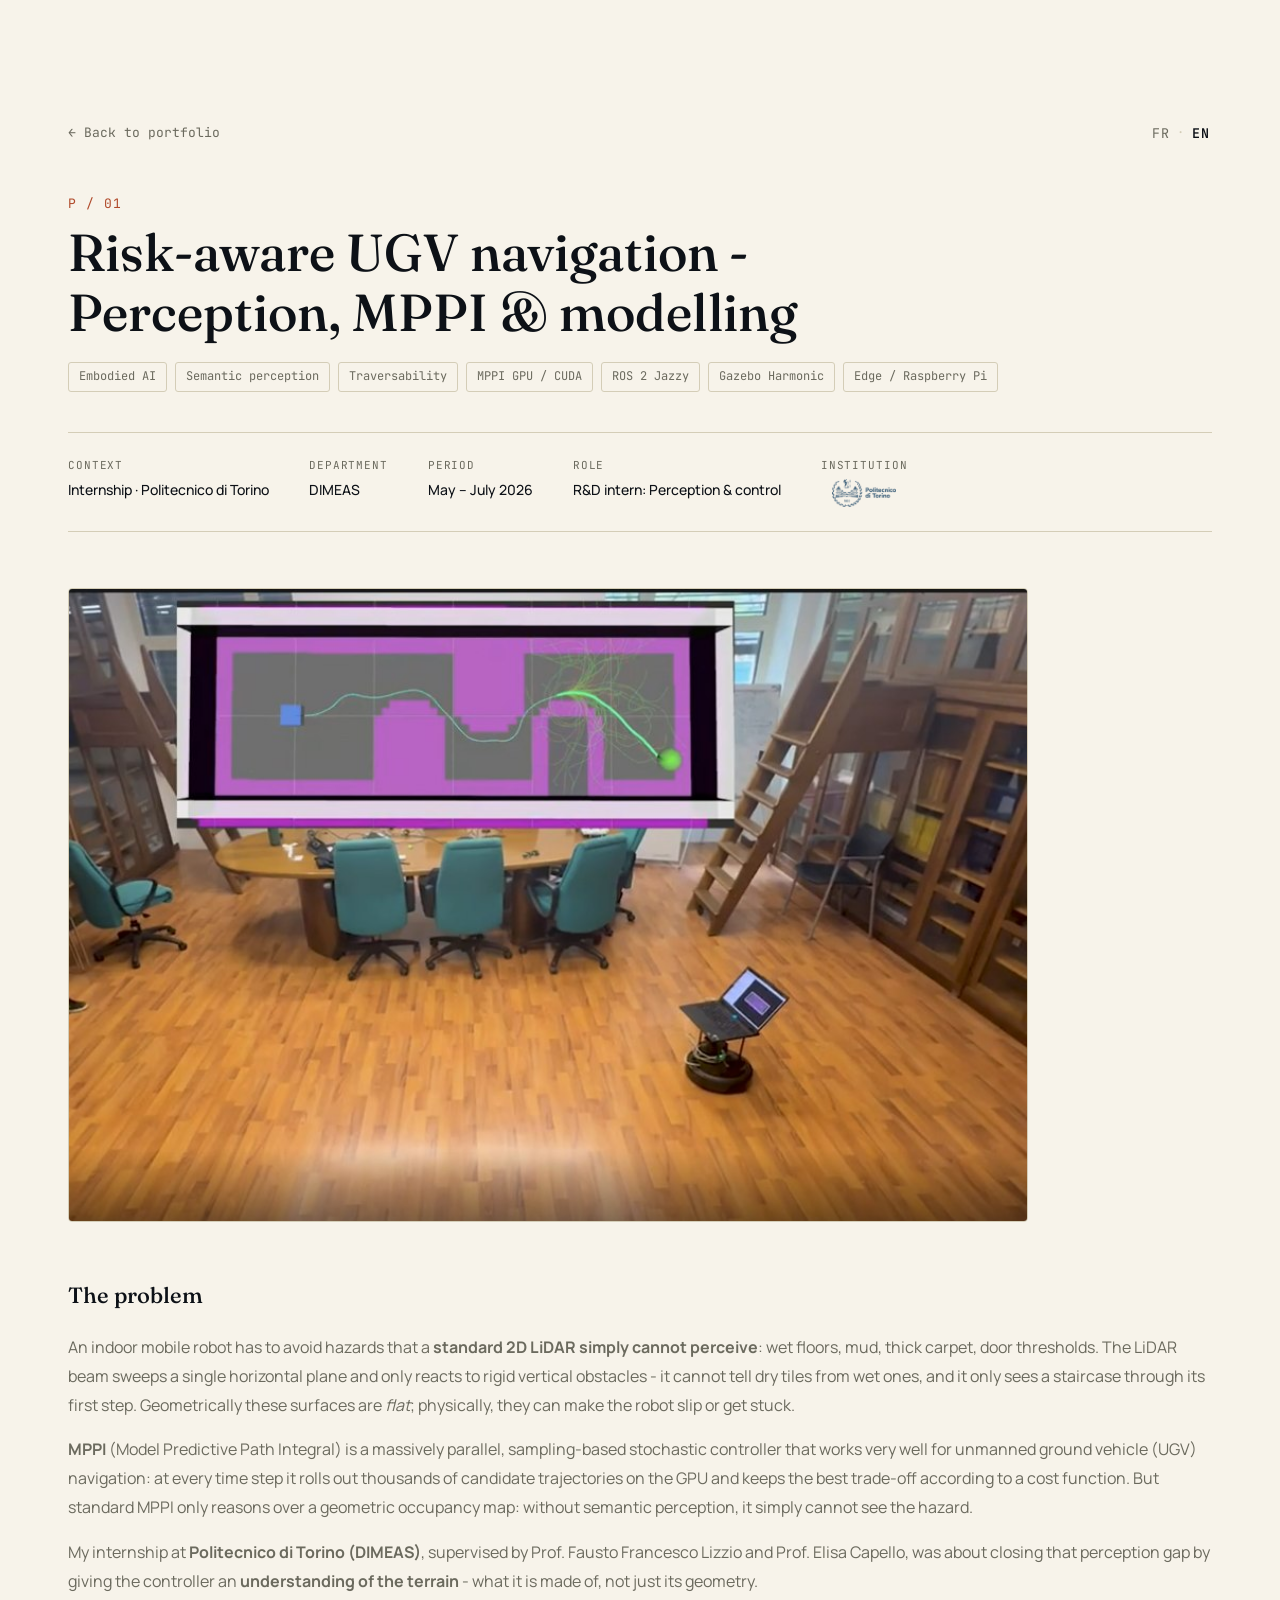
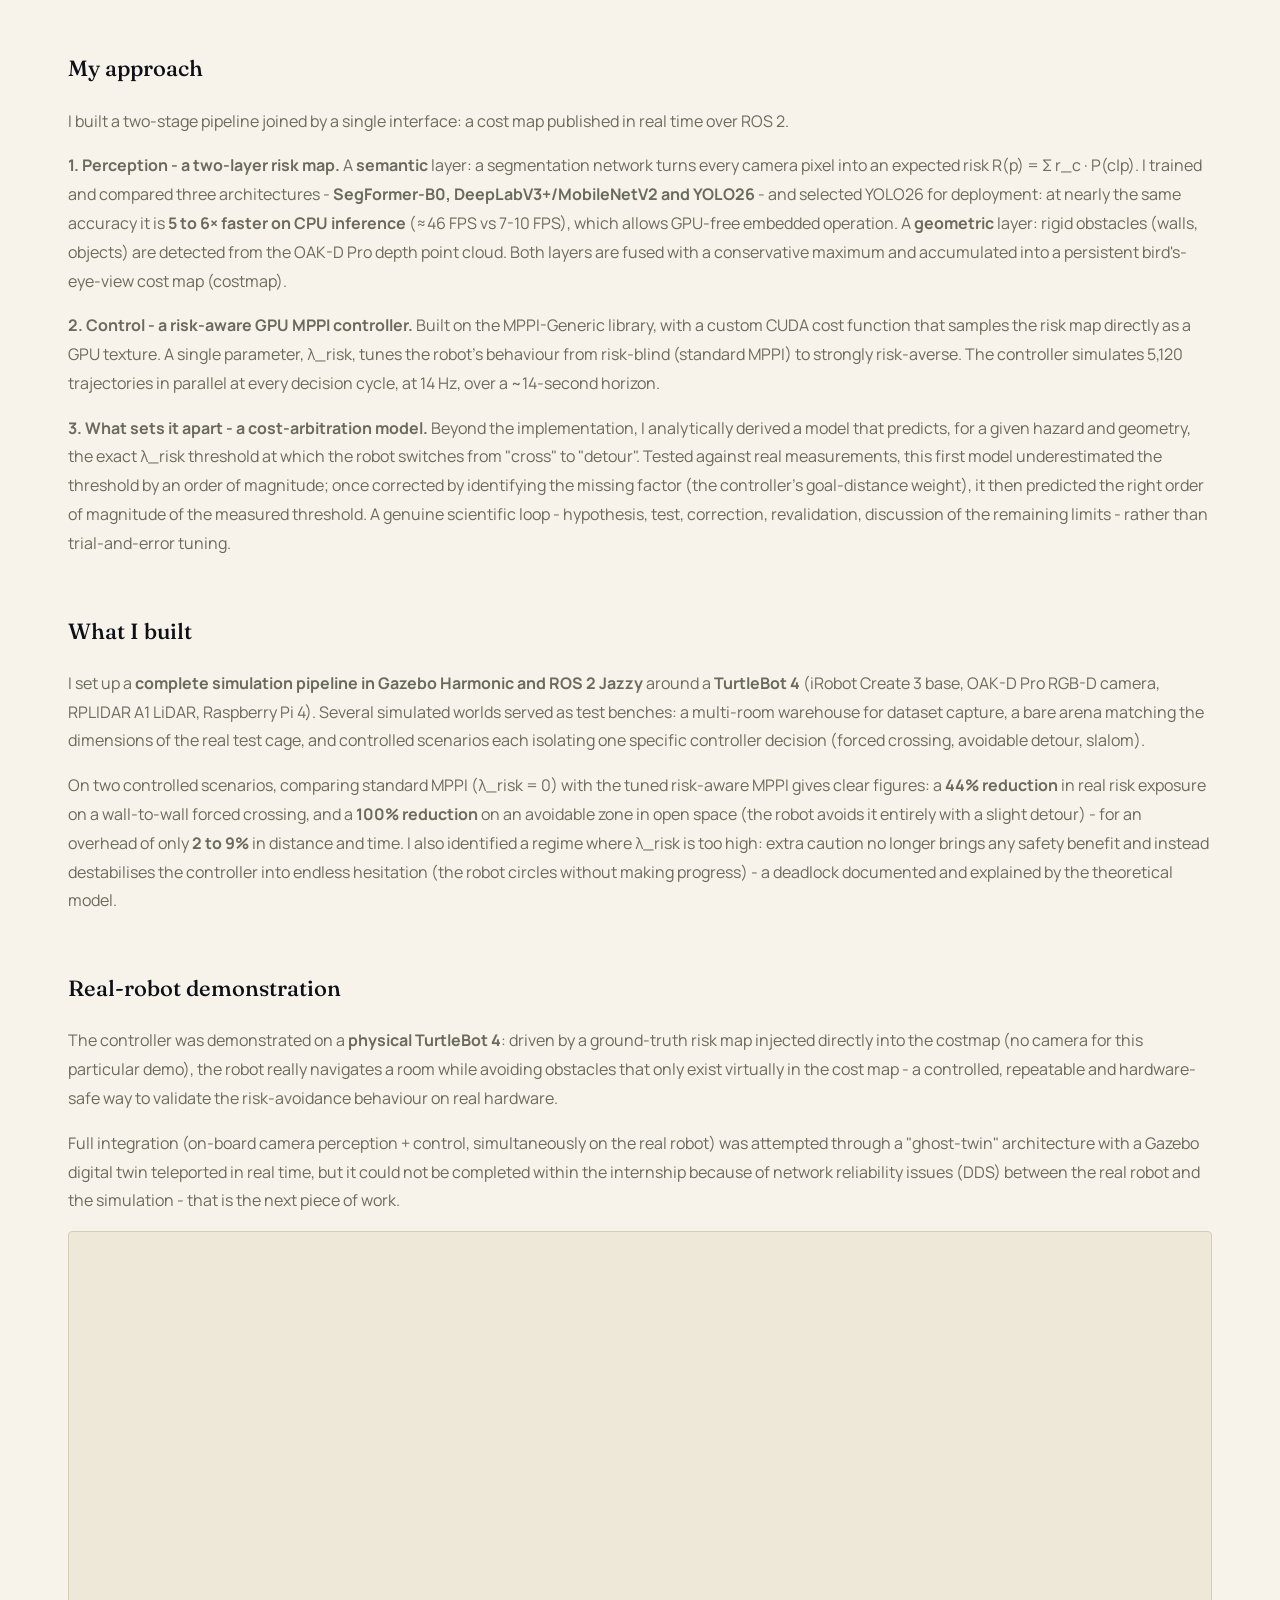
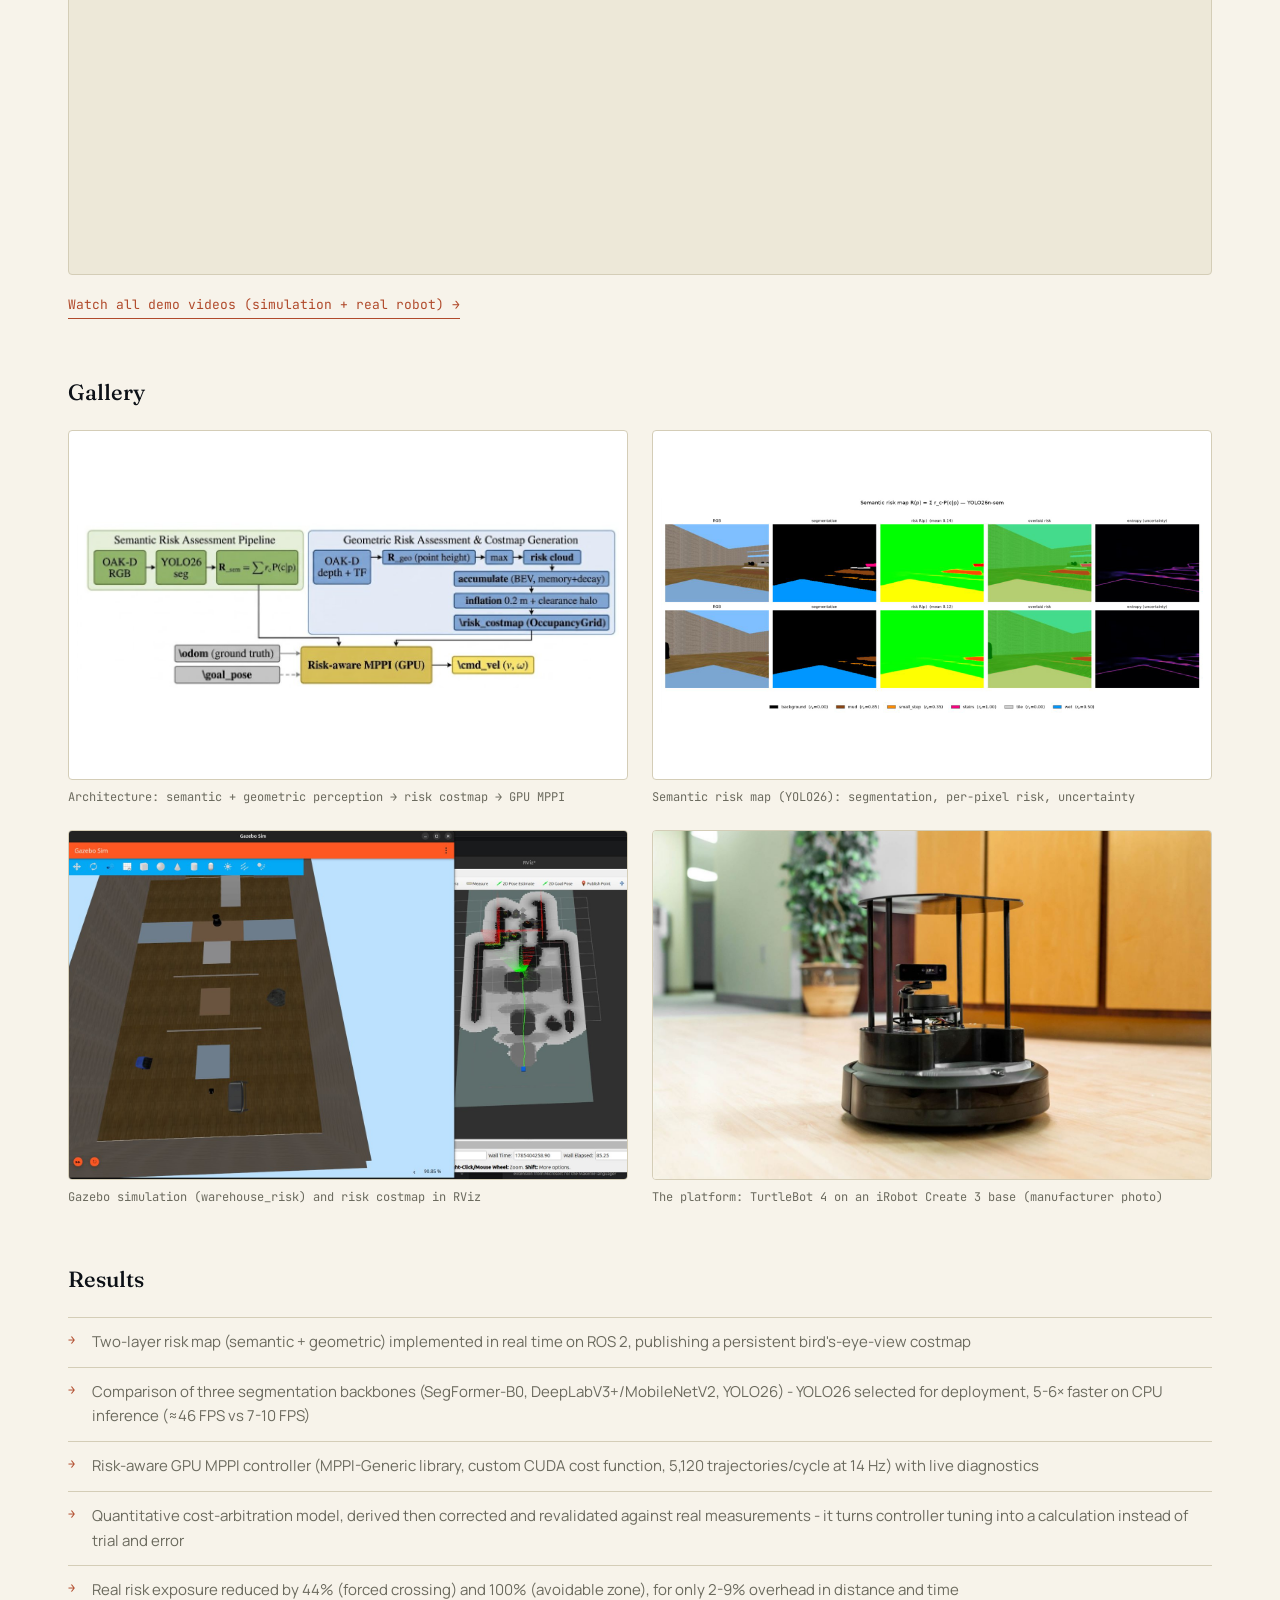
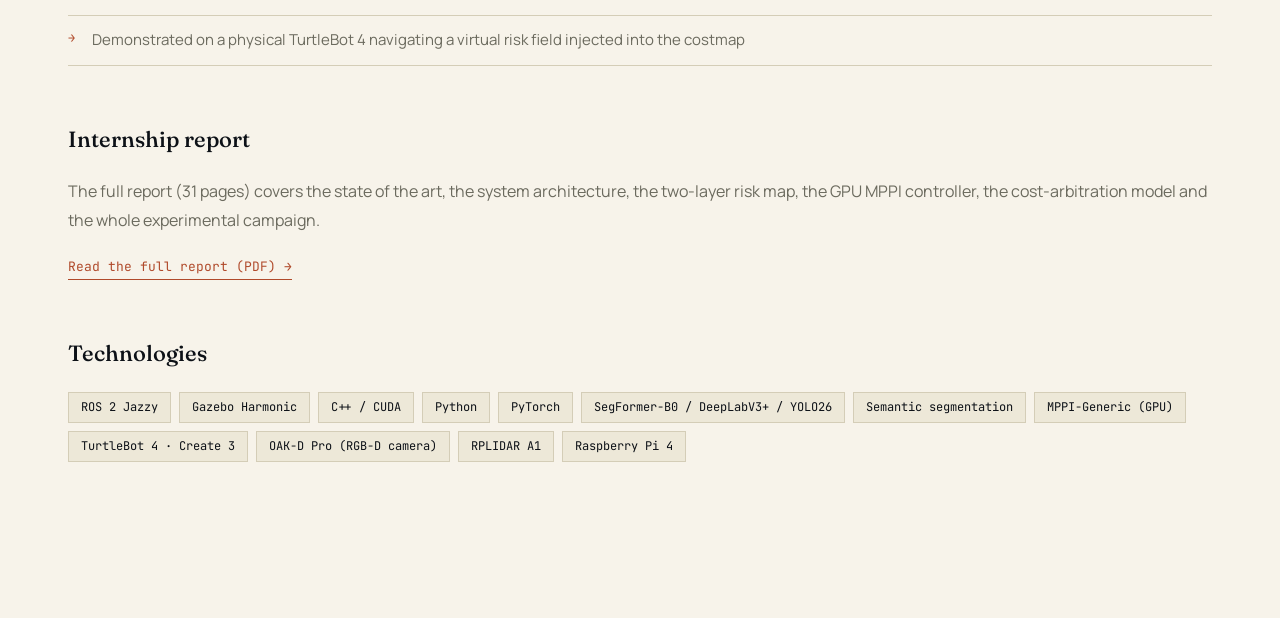
<file: assets/projects/mppi.html>
<!DOCTYPE html>
<html lang="fr" data-title-fr="Navigation risk-aware d&#x27;un UGV | Justin Amen N&#x27;GBLOGNI" data-title-en="Risk-aware UGV navigation | Justin Amen N&#x27;GBLOGNI">
<head>
  <meta charset="UTF-8" />
  <meta name="viewport" content="width=device-width, initial-scale=1.0" />
  <title>Navigation risk-aware d'un UGV | Justin Amen N'GBLOGNI</title>
  <meta name="description" content="Carte de risque par vision et contrôleur GPU MPPI pour un TurtleBot 4: Politecnico di Torino · DIMEAS 2026" />

  <link rel="canonical" href="https://justinamenngblogni.github.io/assets/projects/mppi.html" />
  <meta name="author" content="Justin Amen N'GBLOGNI" />
  <meta name="theme-color" content="#0d1117" />

  <!-- Icône du site (onglet du navigateur) -->
  <link rel="icon" type="image/svg+xml" href="../favicon/favicon.svg" />
  <link rel="icon" type="image/png" sizes="32x32" href="../favicon/favicon-32.png" />
  <link rel="icon" type="image/png" sizes="16x16" href="../favicon/favicon-16.png" />
  <link rel="apple-touch-icon" sizes="180x180" href="../favicon/apple-touch-icon.png" />

  <!-- Aperçu de partage (LinkedIn, WhatsApp, e-mail...) -->
  <meta property="og:type" content="article" />
  <meta property="og:site_name" content="Justin Amen N'GBLOGNI" />
  <meta property="og:url" content="https://justinamenngblogni.github.io/assets/projects/mppi.html" />
  <meta property="og:title" content="Risk-Aware UGV Navigation: Perception, GPU MPPI &amp; Modelling | Justin Amen N&#x27;GBLOGNI" />
  <meta property="og:description" content="Two-layer risk map (YOLO26 + depth) driving a GPU MPPI controller at 14 Hz: risk exposure cut by 44 to 100% on a real TurtleBot 4. Politecnico di Torino, 2026." />
  <meta property="og:image" content="https://justinamenngblogni.github.io/assets/images/og/og-mppi.jpg" />
  <meta property="og:image:width" content="1200" />
  <meta property="og:image:height" content="630" />
  <meta property="og:image:alt" content="Real TurtleBot 4 in the test room, with the MPPI candidate trajectories projected above" />
  <meta property="og:locale" content="fr_FR" />
  <meta name="twitter:card" content="summary_large_image" />

  <link rel="preconnect" href="https://fonts.googleapis.com" />
  <link rel="preconnect" href="https://fonts.gstatic.com" crossorigin />
  <link href="https://fonts.googleapis.com/css2?family=Fraunces:opsz,wght@9..144,300;9..144,400;9..144,500;9..144,600;9..144,700&family=Manrope:wght@300;400;500;600;700&family=JetBrains+Mono:wght@400;500&display=swap" rel="stylesheet" />
  <link rel="stylesheet" href="../css/style.css" />
  <script src="../js/subpage.js"></script>

  <style>
    body { background: var(--paper); }
    .proj-page { padding: clamp(80px, 10vw, 120px) 0 100px; }

    .proj-page__back {
      display: inline-flex; align-items: center; gap: 8px;
      font-family: var(--font-mono); font-size: 13px; color: var(--muted);
      text-decoration: none; margin-bottom: 48px; transition: color .2s;
    }
    .proj-page__back:hover { color: var(--accent); }

    .proj-page__num { font-family: var(--font-mono); font-size: 13px; color: var(--accent); letter-spacing: .08em; margin-bottom: 8px; }

    .proj-page__title {
      font-family: var(--font-display); font-size: clamp(28px, 5vw, 52px);
      font-weight: 500; color: var(--ink); margin: 0 0 20px; line-height: 1.15;
    }

    .proj-page__tags { display: flex; flex-wrap: wrap; gap: 8px; margin-bottom: 40px; }
    .proj-page__tag {
      font-family: var(--font-mono); font-size: 12px; padding: 4px 10px;
      border: 1px solid var(--line); border-radius: 3px; color: var(--muted);
    }

    .proj-page__meta-row {
      display: flex; gap: 40px; flex-wrap: wrap;
      padding: 24px 0; border-top: 1px solid var(--line); border-bottom: 1px solid var(--line);
      margin-bottom: 56px;
    }
    .proj-page__meta-item { display: flex; flex-direction: column; gap: 5px; }
    .proj-page__meta-label { font-family: var(--font-mono); font-size: 11px; letter-spacing: .08em; text-transform: uppercase; color: var(--muted); }
    .proj-page__meta-value { font-size: 14px; font-weight: 500; color: var(--ink); }

    .proj-page__section { margin-bottom: 56px; }
    .proj-page__section-title { font-family: var(--font-display); font-size: 22px; font-weight: 500; margin-bottom: 20px; color: var(--ink); }

    .proj-page__body p { font-size: 16px; line-height: 1.8; color: var(--muted); margin-bottom: 16px; }

    .proj-page__hero-img {
      width: 100%; aspect-ratio: 16/7; object-fit: cover;
      border-radius: 4px; border: 1px solid var(--line);
      margin-bottom: 56px; display: block;
    }

    .proj-page__gallery { display: grid; grid-template-columns: repeat(auto-fit, minmax(280px, 1fr)); gap: 16px; }
    .proj-page__img-wrap {
      background: var(--paper-2); border: 1px solid var(--line); border-radius: 4px;
      overflow: hidden; aspect-ratio: 16/10;
      display: flex; align-items: center; justify-content: center;
    }
    .proj-page__img-wrap img { width: 100%; height: 100%; object-fit: cover; display: block; }
    .proj-page__img-placeholder { font-family: var(--font-mono); font-size: 12px; color: var(--muted); text-align: center; padding: 16px; }
    .proj-page__gallery { grid-template-columns: repeat(auto-fit, minmax(min(100%, 480px), 1fr)); gap: 24px; }
    .proj-page__hero-img--photo { aspect-ratio: auto; max-width: 960px; }
    .proj-page__fig { margin: 0; display: flex; flex-direction: column; gap: 8px; }
    .proj-page__img-wrap--figure { background: #fff; }
    .proj-page__img-wrap--figure img { object-fit: contain; padding: 8px; }
    .proj-page__fig figcaption { font-family: var(--font-mono); font-size: 12px; line-height: 1.5; color: var(--muted); }

    .proj-page__results { list-style: none; padding: 0; margin: 0; }
    .proj-page__results li {
      font-size: 15px; line-height: 1.65; color: var(--muted);
      padding: 12px 0 12px 24px; border-bottom: 1px solid var(--line);
      position: relative;
    }
    .proj-page__results li:first-child { border-top: 1px solid var(--line); }
    .proj-page__results li::before {
      content: "→"; position: absolute; left: 0; top: 13px;
      color: var(--accent); font-family: var(--font-mono); font-size: 12px;
    }

    .proj-page__stack { display: flex; flex-wrap: wrap; gap: 8px; list-style: none; padding: 0; margin: 0; }
    .proj-page__stack li {
      font-family: var(--font-mono); font-size: 12px;
      padding: 5px 12px; background: var(--paper-2); border: 1px solid var(--line);
    }

    .proj-page__org-logo { height: 28px; width: auto; max-width: 140px; object-fit: contain; opacity: 0.8; margin-bottom: 0; }

    .proj-page__video-wrap {
      position: relative;
      aspect-ratio: 16/9;
      background: var(--paper-2);
      border: 1px solid var(--line);
      border-radius: 4px;
      overflow: hidden;
    }
    .proj-page__video-wrap iframe {
      position: absolute;
      inset: 0;
      width: 100%;
      height: 100%;
      border: none;
    }
    .proj-page__video-placeholder {
      position: absolute;
      inset: 0;
      display: flex;
      flex-direction: column;
      align-items: center;
      justify-content: center;
      gap: 8px;
      font-family: var(--font-mono);
      font-size: 12px;
      color: var(--muted);
    }

    .proj-page__ext-link {
      display: inline-flex; align-items: center; gap: 8px;
      font-family: var(--font-mono); font-size: 13px; color: var(--accent);
      text-decoration: none; border-bottom: 1px solid currentColor; padding-bottom: 2px;
      transition: opacity .2s;
    }
    .proj-page__ext-link:hover { opacity: 0.7; }
  </style>
</head>
<body>

  <main class="proj-page">
    <div class="container">

      <div class="proj-page__topbar">
        <a href="../../index.html#projects" class="proj-page__back"><span data-lang="fr">← Retour au portfolio</span><span data-lang="en">← Back to portfolio</span></a>
        <div class="lang-switch" role="group" aria-label="Language">
          <button type="button" data-lang-switch="fr" class="lang-switch__btn">FR</button>
          <span class="lang-switch__divider" aria-hidden="true">·</span>
          <button type="button" data-lang-switch="en" class="lang-switch__btn">EN</button>
        </div>
      </div>

      <p class="proj-page__num">P / 01</p>
      <h1 class="proj-page__title">
        <span data-lang="fr">Navigation risk-aware d'un UGV -<br>Perception, MPPI &amp; modélisation</span>
        <span data-lang="en">Risk-aware UGV navigation -<br>Perception, MPPI &amp; modelling</span>
      </h1>

      <div class="proj-page__tags">
        <span class="proj-page__tag">Embodied AI</span>
        <span class="proj-page__tag"><span data-lang="fr">Perception sémantique</span><span data-lang="en">Semantic perception</span></span>
        <span class="proj-page__tag"><span data-lang="fr">Traversabilité</span><span data-lang="en">Traversability</span></span>
        <span class="proj-page__tag">MPPI GPU / CUDA</span>
        <span class="proj-page__tag">ROS 2 Jazzy</span>
        <span class="proj-page__tag">Gazebo Harmonic</span>
        <span class="proj-page__tag">Edge / Raspberry Pi</span>
      </div>

      <div class="proj-page__meta-row">
        <div class="proj-page__meta-item">
          <span class="proj-page__meta-label"><span data-lang="fr">Contexte</span><span data-lang="en">Context</span></span>
          <span class="proj-page__meta-value"><span data-lang="fr">Stage · Politecnico di Torino</span><span data-lang="en">Internship · Politecnico di Torino</span></span>
        </div>
        <div class="proj-page__meta-item">
          <span class="proj-page__meta-label"><span data-lang="fr">Laboratoire</span><span data-lang="en">Department</span></span>
          <span class="proj-page__meta-value">DIMEAS</span>
        </div>
        <div class="proj-page__meta-item">
          <span class="proj-page__meta-label"><span data-lang="fr">Période</span><span data-lang="en">Period</span></span>
          <span class="proj-page__meta-value"><span data-lang="fr">Mai – Juillet 2026</span><span data-lang="en">May – July 2026</span></span>
        </div>
        <div class="proj-page__meta-item">
          <span class="proj-page__meta-label"><span data-lang="fr">Rôle</span><span data-lang="en">Role</span></span>
          <span class="proj-page__meta-value"><span data-lang="fr">Stagiaire R&amp;D: Perception &amp; contrôle</span><span data-lang="en">R&amp;D intern: Perception &amp; control</span></span>
        </div>
        <div class="proj-page__meta-item">
          <span class="proj-page__meta-label">Institution</span>
          <img class="proj-page__org-logo" src="../images/logos/polito.png" alt="Politecnico di Torino" />
        </div>
      </div>

      <!-- Image principale : le vrai TurtleBot 4 en salle de test (tirée du rapport de stage) -->
      <img
        class="proj-page__hero-img proj-page__hero-img--photo"
        src="../images/projects/MPPI/real-robot-mppi.jpg"
        alt="TurtleBot 4 réel en salle de test, avec les trajectoires candidates du MPPI projetées au-dessus / Real TurtleBot 4 in the test room, with the MPPI candidate trajectories projected above"
      />

      <!-- ── Le problème ── -->
      <div class="proj-page__section proj-page__body">
        <h2 class="proj-page__section-title"><span data-lang="fr">Le problème</span><span data-lang="en">The problem</span></h2>
        <p data-lang="fr">Un robot mobile d'intérieur doit éviter des dangers qu'un <strong>LiDAR 2D standard ne peut tout simplement pas percevoir</strong> : sol mouillé, boue, tapis épais, seuils de porte. Le faisceau LiDAR balaie un seul plan horizontal et ne réagit qu'aux obstacles rigides verticaux - il ne fait aucune différence entre un carrelage sec et un carrelage mouillé, et ne perçoit un escalier que par sa première marche. Géométriquement, ces surfaces sont <em>plates</em> ; physiquement, elles peuvent faire déraper ou enliser le robot.</p>
        <p data-lang="en">An indoor mobile robot has to avoid hazards that a <strong>standard 2D LiDAR simply cannot perceive</strong>: wet floors, mud, thick carpet, door thresholds. The LiDAR beam sweeps a single horizontal plane and only reacts to rigid vertical obstacles - it cannot tell dry tiles from wet ones, and it only sees a staircase through its first step. Geometrically these surfaces are <em>flat</em>; physically, they can make the robot slip or get stuck.</p>
        <p data-lang="fr">Le <strong>MPPI</strong> (Model Predictive Path Integral) est un contrôleur d'échantillonnage stochastique massivement parallèle, très efficace pour la navigation d'un véhicule terrestre autonome (UGV) : il génère des milliers de trajectoires candidates à chaque pas de temps sur GPU et retient le meilleur compromis selon une fonction de coût. Mais le MPPI classique ne raisonne que sur une carte d'occupation géométrique : sans perception sémantique, il ne peut tout simplement pas voir le danger.</p>
        <p data-lang="en"><strong>MPPI</strong> (Model Predictive Path Integral) is a massively parallel, sampling-based stochastic controller that works very well for unmanned ground vehicle (UGV) navigation: at every time step it rolls out thousands of candidate trajectories on the GPU and keeps the best trade-off according to a cost function. But standard MPPI only reasons over a geometric occupancy map: without semantic perception, it simply cannot see the hazard.</p>
        <p data-lang="fr">Mon stage au <strong>Politecnico di Torino (DIMEAS)</strong>, sous la supervision des Prof. Fausto Francesco Lizzio et Elisa Capello, a consisté à combler ce manque de perception, en donnant au contrôleur une <strong>compréhension du terrain</strong> - sa nature, et non plus seulement sa géométrie.</p>
        <p data-lang="en">My internship at <strong>Politecnico di Torino (DIMEAS)</strong>, supervised by Prof. Fausto Francesco Lizzio and Prof. Elisa Capello, was about closing that perception gap by giving the controller an <strong>understanding of the terrain</strong> - what it is made of, not just its geometry.</p>
      </div>

      <!-- ── Mon approche ── -->
      <div class="proj-page__section proj-page__body">
        <h2 class="proj-page__section-title"><span data-lang="fr">Mon approche</span><span data-lang="en">My approach</span></h2>
        <p data-lang="fr">J'ai construit un pipeline en deux temps, connectés par une seule interface : une carte de coût publiée en temps réel sur ROS 2.</p>
        <p data-lang="en">I built a two-stage pipeline joined by a single interface: a cost map published in real time over ROS 2.</p>
        <p data-lang="fr"><strong>1. Perception - une carte de risque à deux couches.</strong> Une couche <strong>sémantique</strong> : un réseau de segmentation transforme chaque pixel caméra en un risque attendu R(p) = Σ r_c · P(c|p). J'ai entraîné et comparé trois architectures - <strong>SegFormer-B0, DeepLabV3+/MobileNetV2 et YOLO26</strong> - et retenu YOLO26 pour le déploiement : à précision quasi identique, il est <strong>5 à 6× plus rapide en inférence CPU</strong> (≈46 FPS contre 7-10 FPS), ce qui permet un fonctionnement embarqué sans GPU. Une couche <strong>géométrique</strong> : les obstacles rigides (murs, objets) sont détectés depuis le nuage de points de la caméra de profondeur OAK-D Pro. Les deux couches sont fusionnées par un maximum prudent et accumulées dans une carte de coût persistante en vue de dessus (costmap).</p>
        <p data-lang="en"><strong>1. Perception - a two-layer risk map.</strong> A <strong>semantic</strong> layer: a segmentation network turns every camera pixel into an expected risk R(p) = Σ r_c · P(c|p). I trained and compared three architectures - <strong>SegFormer-B0, DeepLabV3+/MobileNetV2 and YOLO26</strong> - and selected YOLO26 for deployment: at nearly the same accuracy it is <strong>5 to 6× faster on CPU inference</strong> (≈46 FPS vs 7-10 FPS), which allows GPU-free embedded operation. A <strong>geometric</strong> layer: rigid obstacles (walls, objects) are detected from the OAK-D Pro depth point cloud. Both layers are fused with a conservative maximum and accumulated into a persistent bird's-eye-view cost map (costmap).</p>
        <p data-lang="fr"><strong>2. Contrôle - un contrôleur GPU risk-aware MPPI.</strong> Construit sur la bibliothèque MPPI-Generic, avec une fonction de coût personnalisée en CUDA qui échantillonne directement la carte de risque comme une texture GPU. Un unique paramètre, λ_risk, règle le comportement du robot, du risque-aveugle (MPPI standard) au fortement risque-averse. Le contrôleur simule 5120 trajectoires en parallèle à chaque cycle de décision, à 14 Hz, sur un horizon de ~14 secondes.</p>
        <p data-lang="en"><strong>2. Control - a risk-aware GPU MPPI controller.</strong> Built on the MPPI-Generic library, with a custom CUDA cost function that samples the risk map directly as a GPU texture. A single parameter, λ_risk, tunes the robot's behaviour from risk-blind (standard MPPI) to strongly risk-averse. The controller simulates 5,120 trajectories in parallel at every decision cycle, at 14 Hz, over a ~14-second horizon.</p>
        <p data-lang="fr"><strong>3. Le point le plus différenciant - un modèle d'arbitrage de coût.</strong> Au-delà de l'implémentation, j'ai dérivé analytiquement un modèle qui prédit, pour un danger et une géométrie donnés, le seuil exact de λ_risk auquel le robot bascule de « traverser » à « faire un détour ». Testé contre des mesures réelles, ce modèle initial sous-estimait le seuil d'un ordre de grandeur ; corrigé en identifiant le facteur manquant (le poids de distance à l'objectif du contrôleur), il prédit ensuite le bon ordre de grandeur du seuil mesuré. Une vraie démarche scientifique - hypothèse, test, correction, revalidation, discussion des limites restantes - plutôt qu'un réglage empirique par essai-erreur.</p>
        <p data-lang="en"><strong>3. What sets it apart - a cost-arbitration model.</strong> Beyond the implementation, I analytically derived a model that predicts, for a given hazard and geometry, the exact λ_risk threshold at which the robot switches from "cross" to "detour". Tested against real measurements, this first model underestimated the threshold by an order of magnitude; once corrected by identifying the missing factor (the controller's goal-distance weight), it then predicted the right order of magnitude of the measured threshold. A genuine scientific loop - hypothesis, test, correction, revalidation, discussion of the remaining limits - rather than trial-and-error tuning.</p>
      </div>

      <!-- ── Ce que j'ai construit ── -->
      <div class="proj-page__section proj-page__body">
        <h2 class="proj-page__section-title"><span data-lang="fr">Ce que j'ai construit</span><span data-lang="en">What I built</span></h2>
        <p data-lang="fr">J'ai mis en place une <strong>chaîne de simulation complète sous Gazebo Harmonic et ROS 2 Jazzy</strong>, autour d'un <strong>TurtleBot 4</strong> (base iRobot Create 3, caméra OAK-D Pro RGB-D, LiDAR RPLIDAR A1, Raspberry Pi 4). Plusieurs mondes de simulation ont servi de bancs d'essai : un entrepôt multi-pièces pour la capture du jeu de données, une arène nue reproduisant les dimensions du cage de test réel, et des scénarios contrôlés isolant chacun une décision précise du contrôleur (traversée forcée, détour évitable, slalom).</p>
        <p data-lang="en">I set up a <strong>complete simulation pipeline in Gazebo Harmonic and ROS 2 Jazzy</strong> around a <strong>TurtleBot 4</strong> (iRobot Create 3 base, OAK-D Pro RGB-D camera, RPLIDAR A1 LiDAR, Raspberry Pi 4). Several simulated worlds served as test benches: a multi-room warehouse for dataset capture, a bare arena matching the dimensions of the real test cage, and controlled scenarios each isolating one specific controller decision (forced crossing, avoidable detour, slalom).</p>
        <p data-lang="fr">Sur deux scénarios contrôlés, comparer le MPPI standard (λ_risk = 0) au MPPI risk-aware réglé donne des résultats chiffrés nets : <strong>44 % de réduction</strong> de l'exposition au risque réel sur une traversée forcée mur-à-mur, et <strong>100 % de réduction</strong> sur une zone évitable en champ ouvert (le robot l'évite entièrement via un léger détour) - pour un surcoût de seulement <strong>2 à 9 %</strong> en distance et en temps. J'ai aussi identifié un régime de λ_risk trop élevé où plus de prudence n'apporte plus aucun bénéfice de sécurité et déstabilise au contraire le contrôleur dans une hésitation indéfinie (le robot tourne en rond sans avancer) - un phénomène de blocage documenté et expliqué par le modèle théorique.</p>
        <p data-lang="en">On two controlled scenarios, comparing standard MPPI (λ_risk = 0) with the tuned risk-aware MPPI gives clear figures: a <strong>44% reduction</strong> in real risk exposure on a wall-to-wall forced crossing, and a <strong>100% reduction</strong> on an avoidable zone in open space (the robot avoids it entirely with a slight detour) - for an overhead of only <strong>2 to 9%</strong> in distance and time. I also identified a regime where λ_risk is too high: extra caution no longer brings any safety benefit and instead destabilises the controller into endless hesitation (the robot circles without making progress) - a deadlock documented and explained by the theoretical model.</p>
      </div>

      <!-- ── Démonstration ── -->
      <div class="proj-page__section proj-page__body">
        <h2 class="proj-page__section-title"><span data-lang="fr">Démonstration sur robot réel</span><span data-lang="en">Real-robot demonstration</span></h2>
        <p data-lang="fr">Le contrôleur a été démontré sur un <strong>TurtleBot 4 physique</strong> : piloté par une carte de risque « vérité terrain » injectée directement dans le costmap (sans caméra pour cette démonstration précise), le robot navigue réellement dans une pièce en évitant des obstacles qui n'existent que virtuellement dans la carte de coût - une façon contrôlée, reproductible et sans danger matériel de valider le comportement d'évitement de risque sur du vrai hardware.</p>
        <p data-lang="en">The controller was demonstrated on a <strong>physical TurtleBot 4</strong>: driven by a ground-truth risk map injected directly into the costmap (no camera for this particular demo), the robot really navigates a room while avoiding obstacles that only exist virtually in the cost map - a controlled, repeatable and hardware-safe way to validate the risk-avoidance behaviour on real hardware.</p>
        <p data-lang="fr">L'intégration complète (perception embarquée par caméra + contrôle, simultanément sur le robot réel) a été tentée via une architecture « ghost-twin » avec un jumeau numérique Gazebo télé-porté en temps réel, mais n'a pas abouti dans le temps du stage à cause de problèmes de fiabilité réseau (DDS) entre le robot réel et la simulation - c'est le prochain travail à faire.</p>
        <p data-lang="en">Full integration (on-board camera perception + control, simultaneously on the real robot) was attempted through a "ghost-twin" architecture with a Gazebo digital twin teleported in real time, but it could not be completed within the internship because of network reliability issues (DDS) between the real robot and the simulation - that is the next piece of work.</p>

        <div class="proj-page__video-wrap">
          <iframe
            src="https://drive.google.com/file/d/1EgCXSaA-Gcz2t4EypNRYb2ZLguNzFEVu/preview"
            title="Démonstration: navigation risk-aware sur TurtleBot 4 / Demo: risk-aware navigation on TurtleBot 4"
            allow="autoplay"
            allowfullscreen
          ></iframe>
        </div>

        <a
          class="proj-page__ext-link"
          href="https://drive.google.com/drive/folders/1MfgfFHclGiub44NgCKI6jODGo3IOm5lC?usp=sharing"
          target="_blank"
          rel="noopener"
          style="margin-top: 20px; display: inline-flex;"
        ><span data-lang="fr">Voir toutes les vidéos de démonstration (simulation + robot réel) →</span><span data-lang="en">Watch all demo videos (simulation + real robot) →</span></a>
      </div>

      <!-- ── Galerie ── -->
      <div class="proj-page__section">
        <h2 class="proj-page__section-title"><span data-lang="fr">Galerie</span><span data-lang="en">Gallery</span></h2>
        <div class="proj-page__gallery">

          <figure class="proj-page__fig">
            <a class="proj-page__img-wrap proj-page__img-wrap--figure" href="../images/projects/MPPI/architecture.jpg" target="_blank" rel="noopener">
              <img src="../images/projects/MPPI/architecture.jpg" alt="Architecture du système : perception sémantique (YOLO26) et géométrique (profondeur OAK-D) fusionnées dans une costmap de risque, qui alimente le contrôleur MPPI sur GPU" loading="lazy" />
            </a>
            <figcaption><span data-lang="fr">Architecture : perception sémantique + géométrique → costmap de risque → MPPI sur GPU</span><span data-lang="en">Architecture: semantic + geometric perception → risk costmap → GPU MPPI</span></figcaption>
          </figure>

          <figure class="proj-page__fig">
            <a class="proj-page__img-wrap proj-page__img-wrap--figure" href="../images/projects/MPPI/risk-map-yolo26.jpg" target="_blank" rel="noopener">
              <img src="../images/projects/MPPI/risk-map-yolo26.jpg" alt="Carte de risque sémantique YOLO26 : image RGB, segmentation, risque attendu par pixel et incertitude (entropie)" loading="lazy" />
            </a>
            <figcaption><span data-lang="fr">Carte de risque sémantique (YOLO26) : segmentation, risque par pixel, incertitude</span><span data-lang="en">Semantic risk map (YOLO26): segmentation, per-pixel risk, uncertainty</span></figcaption>
          </figure>

          <figure class="proj-page__fig">
            <a class="proj-page__img-wrap" href="../images/projects/MPPI/gazebo-rviz.jpg" target="_blank" rel="noopener">
              <img src="../images/projects/MPPI/gazebo-rviz.jpg" alt="Simulation Gazebo Harmonic de l'entrepôt avec zones à risque, et costmap de risque avec trajectoire dans RViz" loading="lazy" />
            </a>
            <figcaption><span data-lang="fr">Simulation Gazebo (warehouse_risk) et costmap de risque dans RViz</span><span data-lang="en">Gazebo simulation (warehouse_risk) and risk costmap in RViz</span></figcaption>
          </figure>

          <figure class="proj-page__fig">
            <a class="proj-page__img-wrap" href="../images/projects/MPPI/TurtleBot4_web-9-scaled.jpg" target="_blank" rel="noopener">
              <img src="../images/projects/MPPI/TurtleBot4_web-9-scaled.jpg" alt="TurtleBot 4, la plateforme robotique utilisée pendant le stage (photo du fabricant)" loading="lazy" />
            </a>
            <figcaption><span data-lang="fr">La plateforme : TurtleBot 4, base iRobot Create 3 (photo du fabricant)</span><span data-lang="en">The platform: TurtleBot 4 on an iRobot Create 3 base (manufacturer photo)</span></figcaption>
          </figure>

        </div>
      </div>

      <!-- ── Résultats ── -->
      <div class="proj-page__section">
        <h2 class="proj-page__section-title"><span data-lang="fr">Résultats</span><span data-lang="en">Results</span></h2>
        <ul class="proj-page__results" data-lang="fr">
          <li>Carte de risque à deux couches (sémantique + géométrique) avec implémentation ROS 2 temps réel, publiant un costmap persistant en vue de dessus</li>
          <li>Comparaison de trois backbones de segmentation (SegFormer-B0, DeepLabV3+/MobileNetV2, YOLO26) - YOLO26 retenu pour le déploiement, 5-6× plus rapide en inférence CPU (≈46 FPS vs 7-10 FPS)</li>
          <li>Contrôleur GPU risk-aware MPPI (bibliothèque MPPI-Generic, fonction de coût CUDA personnalisée, 5120 trajectoires/cycle à 14 Hz) avec diagnostics en direct</li>
          <li>Modèle quantitatif d'arbitrage de coût, dérivé puis corrigé et revalidé contre des mesures réelles - transforme le réglage du contrôleur en calcul plutôt qu'en essai-erreur</li>
          <li>Réduction de l'exposition au risque réel de 44 % (traversée forcée) et 100 % (zone évitable), pour un surcoût de seulement 2-9 % en distance et en temps</li>
          <li>Démonstration sur TurtleBot 4 physique, naviguant un champ de risque virtuel injecté dans le costmap</li>
        </ul>
        <ul class="proj-page__results" data-lang="en">
          <li>Two-layer risk map (semantic + geometric) implemented in real time on ROS 2, publishing a persistent bird's-eye-view costmap</li>
          <li>Comparison of three segmentation backbones (SegFormer-B0, DeepLabV3+/MobileNetV2, YOLO26) - YOLO26 selected for deployment, 5-6× faster on CPU inference (≈46 FPS vs 7-10 FPS)</li>
          <li>Risk-aware GPU MPPI controller (MPPI-Generic library, custom CUDA cost function, 5,120 trajectories/cycle at 14 Hz) with live diagnostics</li>
          <li>Quantitative cost-arbitration model, derived then corrected and revalidated against real measurements - it turns controller tuning into a calculation instead of trial and error</li>
          <li>Real risk exposure reduced by 44% (forced crossing) and 100% (avoidable zone), for only 2-9% overhead in distance and time</li>
          <li>Demonstrated on a physical TurtleBot 4 navigating a virtual risk field injected into the costmap</li>
        </ul>
      </div>

      <!-- ── Rapport ── -->
      <div class="proj-page__section">
        <h2 class="proj-page__section-title"><span data-lang="fr">Rapport de stage</span><span data-lang="en">Internship report</span></h2>
        <div class="proj-page__body">
          <p data-lang="fr">Le rapport complet (31 pages) détaille l'état de l'art, l'architecture du système, la carte de risque à deux couches, le contrôleur GPU MPPI, le modèle d'arbitrage de coût et l'ensemble de la campagne expérimentale.</p>
          <p data-lang="en">The full report (31 pages) covers the state of the art, the system architecture, the two-layer risk map, the GPU MPPI controller, the cost-arbitration model and the whole experimental campaign.</p>
        </div>
        <a
          href="../docs/Report_RIsk_Aware_MPPI.pdf"
          target="_blank"
          rel="noopener"
          class="proj-page__ext-link"
        ><span data-lang="fr">Lire le rapport complet (PDF) →</span><span data-lang="en">Read the full report (PDF) →</span></a>
      </div>

      <!-- ── Technologies ── -->
      <div class="proj-page__section">
        <h2 class="proj-page__section-title">Technologies</h2>
        <ul class="proj-page__stack">
          <li>ROS 2 Jazzy</li>
          <li>Gazebo Harmonic</li>
          <li>C++ / CUDA</li>
          <li>Python</li>
          <li>PyTorch</li>
          <li>SegFormer-B0 / DeepLabV3+ / YOLO26</li>
          <li><span data-lang="fr">Segmentation sémantique</span><span data-lang="en">Semantic segmentation</span></li>
          <li>MPPI-Generic (GPU)</li>
          <li>TurtleBot 4 · Create 3</li>
          <li><span data-lang="fr">OAK-D Pro (caméra RGB-D)</span><span data-lang="en">OAK-D Pro (RGB-D camera)</span></li>
          <li>RPLIDAR A1</li>
          <li>Raspberry Pi 4</li>
        </ul>
      </div>

      <!-- ── Code source ──
           ANCRAGE GITHUB - à activer à la fin du stage, quand le dépôt sera rendu public.
           1. Supprime la ligne d'ouverture de ce commentaire et la ligne de fermeture en bas.
           2. Remplace NOM_DU_REPO par le nom réel du dépôt.

      <div class="proj-page__section">
        <h2 class="proj-page__section-title"><span data-lang="fr">Code source</span><span data-lang="en">Source code</span></h2>
        <div class="proj-page__body">
          <p data-lang="fr">Implémentation, environnements de simulation et scripts d'entraînement des modèles de segmentation.</p>
          <p data-lang="en">Implementation, simulation environments and training scripts for the segmentation models.</p>
        </div>
        <a
          href="https://github.com/Justinamenngblogni/NOM_DU_REPO"
          target="_blank"
          rel="noopener"
          class="proj-page__ext-link"
        ><span data-lang="fr">Voir le dépôt GitHub →</span><span data-lang="en">View the GitHub repository →</span></a>
      </div>
      -->

    </div>
  </main>

</body>
</html>
</file>
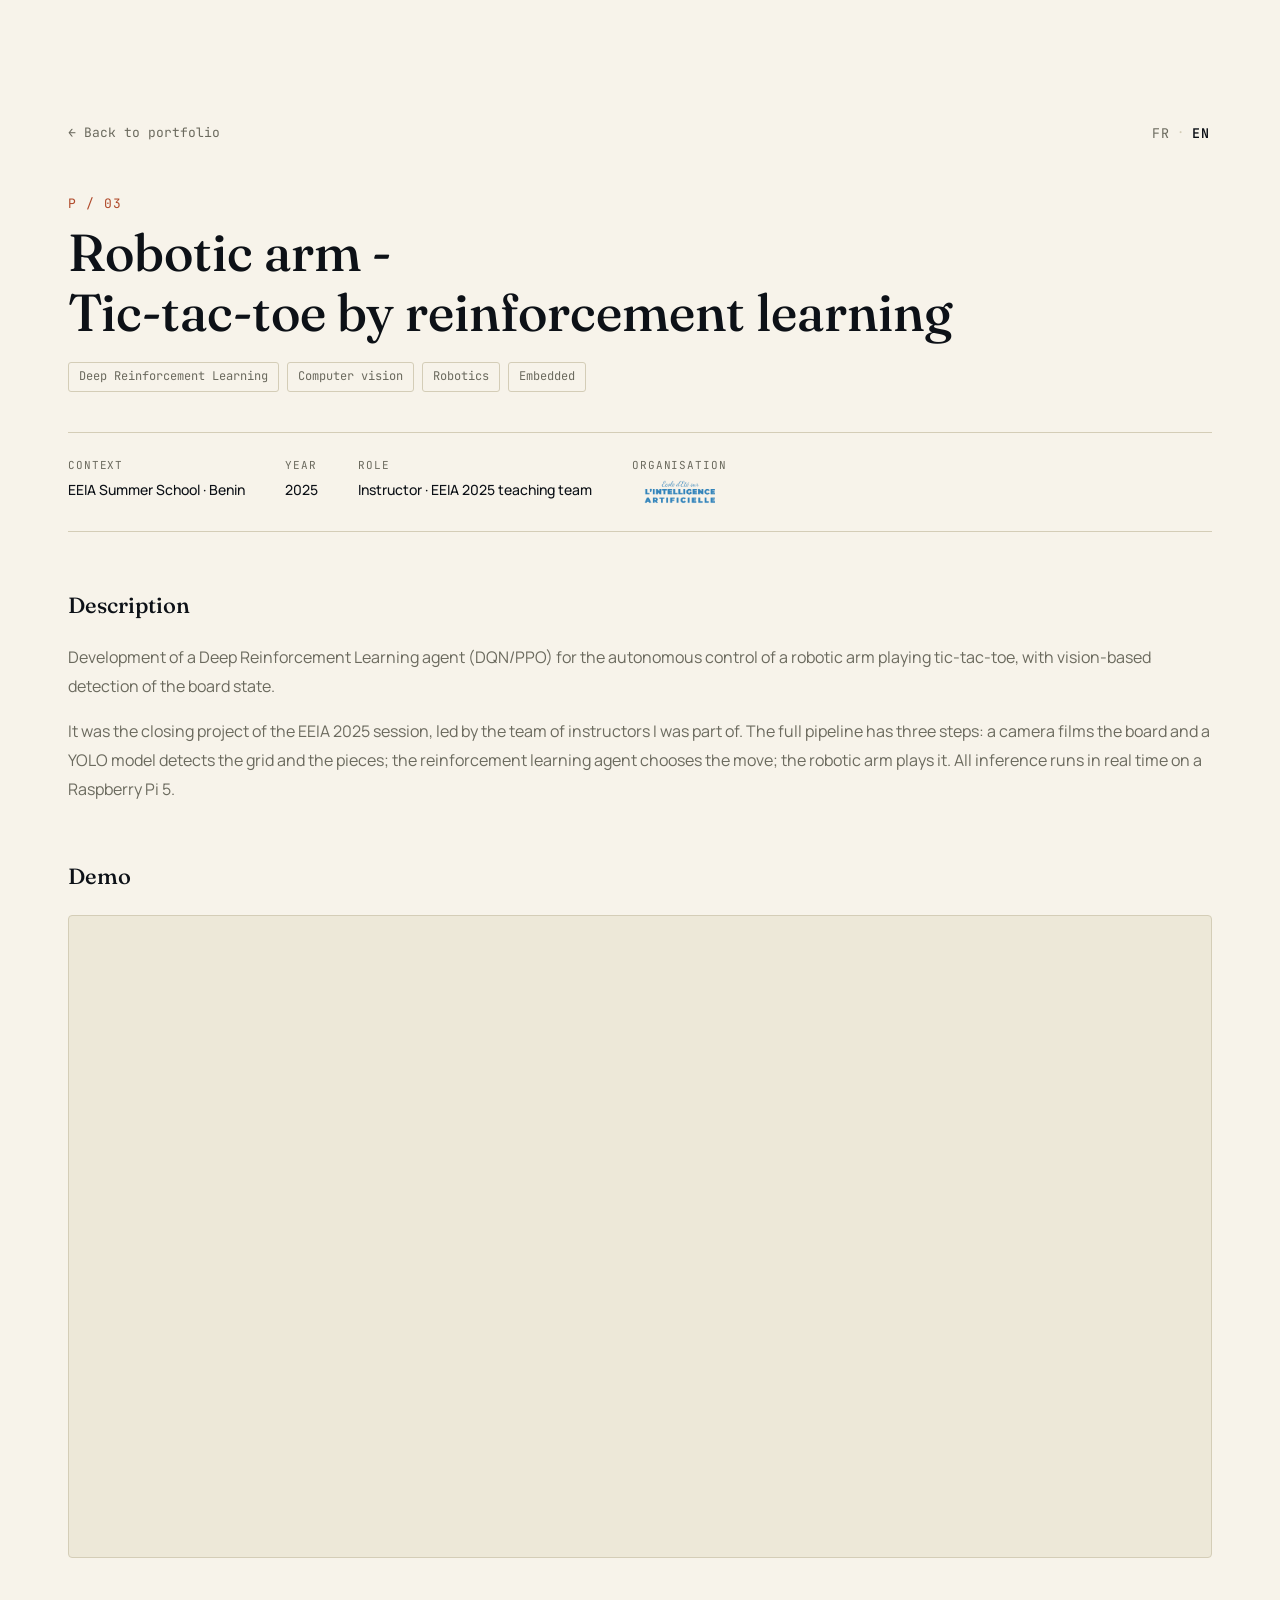
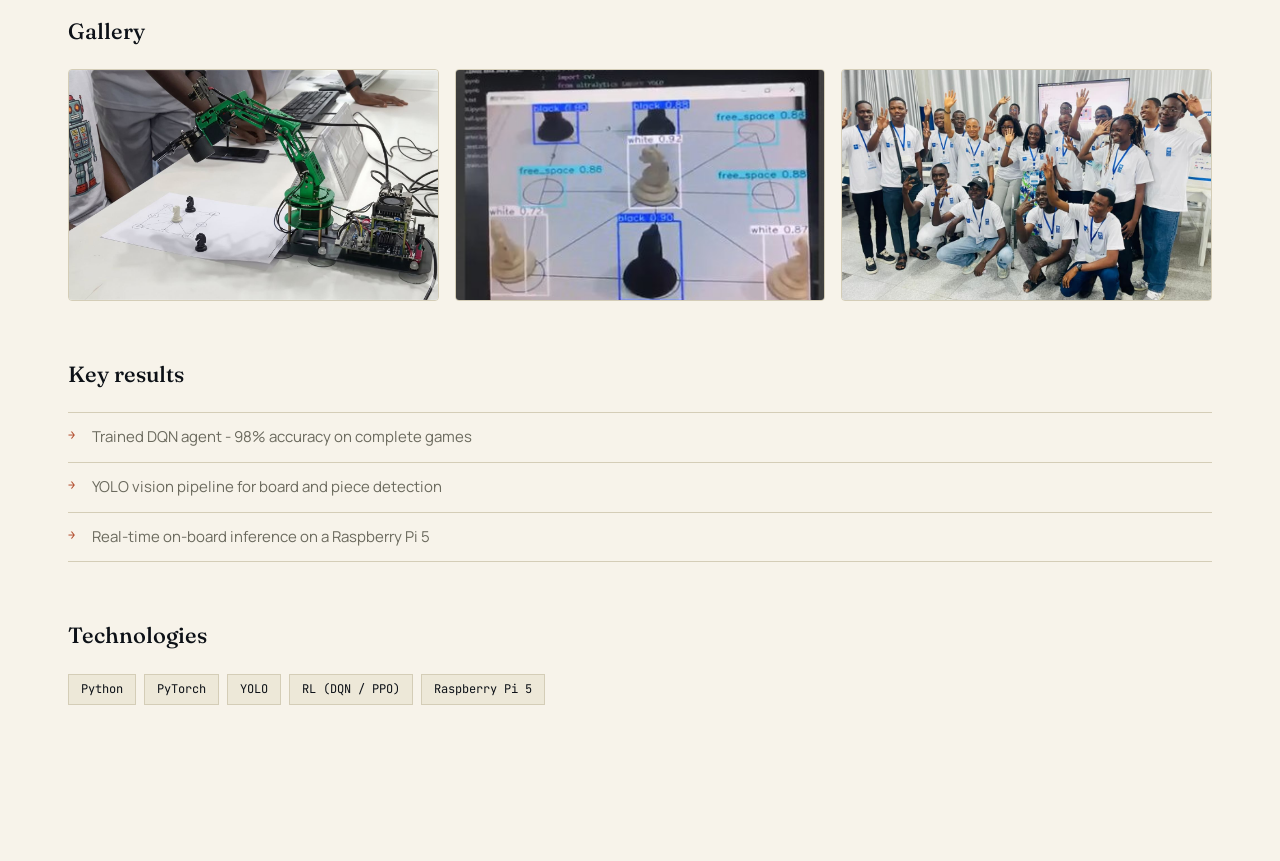
<file: assets/projects/robotic-arm.html>
<!DOCTYPE html>
<html lang="fr" data-title-fr="Bras robotique: Tic-Tac-Toe | Justin Amen N&#x27;GBLOGNI" data-title-en="Robotic arm: Tic-tac-toe | Justin Amen N&#x27;GBLOGNI">
<head>
  <meta charset="UTF-8" />
  <meta name="viewport" content="width=device-width, initial-scale=1.0" />
  <title>Bras robotique: Tic-Tac-Toe | Justin Amen N'GBLOGNI</title>
  <meta name="description" content="Bras robotique autonome jouant au tic-tac-toe par Deep Reinforcement Learning: EEIA Summer School 2025" />

  <link rel="canonical" href="https://justinamenngblogni.github.io/assets/projects/robotic-arm.html" />
  <meta name="author" content="Justin Amen N'GBLOGNI" />
  <meta name="theme-color" content="#0d1117" />

  <!-- Icône du site (onglet du navigateur) -->
  <link rel="icon" type="image/svg+xml" href="../favicon/favicon.svg" />
  <link rel="icon" type="image/png" sizes="32x32" href="../favicon/favicon-32.png" />
  <link rel="icon" type="image/png" sizes="16x16" href="../favicon/favicon-16.png" />
  <link rel="apple-touch-icon" sizes="180x180" href="../favicon/apple-touch-icon.png" />

  <!-- Aperçu de partage (LinkedIn, WhatsApp, e-mail...) -->
  <meta property="og:type" content="article" />
  <meta property="og:site_name" content="Justin Amen N'GBLOGNI" />
  <meta property="og:url" content="https://justinamenngblogni.github.io/assets/projects/robotic-arm.html" />
  <meta property="og:title" content="Robotic Arm Playing Tic-Tac-Toe: Reinforcement Learning | Justin Amen N&#x27;GBLOGNI" />
  <meta property="og:description" content="EEIA 2025 capstone project: YOLO board detection, DQN/PPO agent and real-time inference on a Raspberry Pi 5." />
  <meta property="og:image" content="https://justinamenngblogni.github.io/assets/images/og/og-robotic-arm.jpg" />
  <meta property="og:image:width" content="1200" />
  <meta property="og:image:height" content="630" />
  <meta property="og:image:alt" content="Robotic arm next to the game board during the EEIA 2025 workshop" />
  <meta property="og:locale" content="fr_FR" />
  <meta name="twitter:card" content="summary_large_image" />

  <link rel="preconnect" href="https://fonts.googleapis.com" />
  <link rel="preconnect" href="https://fonts.gstatic.com" crossorigin />
  <link href="https://fonts.googleapis.com/css2?family=Fraunces:opsz,wght@9..144,300;9..144,400;9..144,500;9..144,600;9..144,700&family=Manrope:wght@300;400;500;600;700&family=JetBrains+Mono:wght@400;500&display=swap" rel="stylesheet" />
  <link rel="stylesheet" href="../css/style.css" />
  <script src="../js/subpage.js"></script>

  <style>
    body { background: var(--paper); }
    .proj-page { padding: clamp(80px, 10vw, 120px) 0 100px; }

    .proj-page__back {
      display: inline-flex; align-items: center; gap: 8px;
      font-family: var(--font-mono); font-size: 13px; color: var(--muted);
      text-decoration: none; margin-bottom: 48px; transition: color .2s;
    }
    .proj-page__back:hover { color: var(--accent); }

    .proj-page__num { font-family: var(--font-mono); font-size: 13px; color: var(--accent); letter-spacing: .08em; margin-bottom: 8px; }

    .proj-page__title {
      font-family: var(--font-display); font-size: clamp(28px, 5vw, 52px);
      font-weight: 500; color: var(--ink); margin: 0 0 20px; line-height: 1.15;
    }

    .proj-page__tags { display: flex; flex-wrap: wrap; gap: 8px; margin-bottom: 40px; }
    .proj-page__tag {
      font-family: var(--font-mono); font-size: 12px; padding: 4px 10px;
      border: 1px solid var(--line); border-radius: 3px; color: var(--muted);
    }

    .proj-page__meta-row {
      display: flex; gap: 40px; flex-wrap: wrap;
      padding: 24px 0; border-top: 1px solid var(--line); border-bottom: 1px solid var(--line);
      margin-bottom: 56px;
    }
    .proj-page__meta-item { display: flex; flex-direction: column; gap: 5px; }
    .proj-page__meta-label { font-family: var(--font-mono); font-size: 11px; letter-spacing: .08em; text-transform: uppercase; color: var(--muted); }
    .proj-page__meta-value { font-size: 14px; font-weight: 500; color: var(--ink); }

    .proj-page__section { margin-bottom: 56px; }
    .proj-page__section-title { font-family: var(--font-display); font-size: 22px; font-weight: 500; margin-bottom: 20px; color: var(--ink); }

    .proj-page__body p { font-size: 16px; line-height: 1.8; color: var(--muted); margin-bottom: 16px; }

    .proj-page__gallery { display: grid; grid-template-columns: repeat(auto-fit, minmax(280px, 1fr)); gap: 16px; }
    .proj-page__img-wrap {
      background: var(--paper-2); border: 1px solid var(--line); border-radius: 4px;
      overflow: hidden; aspect-ratio: 16/10;
      display: flex; align-items: center; justify-content: center;
    }
    .proj-page__img-wrap img { width: 100%; height: 100%; object-fit: cover; display: block; }
    .proj-page__img-placeholder { font-family: var(--font-mono); font-size: 12px; color: var(--muted); text-align: center; padding: 16px; }

    .proj-page__results { list-style: none; padding: 0; margin: 0; }
    .proj-page__results li {
      font-size: 15px; line-height: 1.65; color: var(--muted);
      padding: 12px 0 12px 24px; border-bottom: 1px solid var(--line);
      position: relative;
    }
    .proj-page__results li:first-child { border-top: 1px solid var(--line); }
    .proj-page__results li::before {
      content: "→"; position: absolute; left: 0; top: 13px;
      color: var(--accent); font-family: var(--font-mono); font-size: 12px;
    }

    .proj-page__stack { display: flex; flex-wrap: wrap; gap: 8px; list-style: none; padding: 0; margin: 0; }
    .proj-page__stack li {
      font-family: var(--font-mono); font-size: 12px;
      padding: 5px 12px; background: var(--paper-2); border: 1px solid var(--line);
    }

    .proj-page__org-logo { height: 28px; width: auto; max-width: 140px; object-fit: contain; opacity: 0.8; margin-bottom: 0; }

    .proj-page__video-wrap {
      position: relative;
      aspect-ratio: 16/9;
      background: var(--paper-2);
      border: 1px solid var(--line);
      border-radius: 4px;
      overflow: hidden;
    }
    .proj-page__video-wrap iframe {
      position: absolute;
      inset: 0;
      width: 100%;
      height: 100%;
      border: none;
    }
    .proj-page__video-placeholder {
      position: absolute;
      inset: 0;
      display: flex;
      flex-direction: column;
      align-items: center;
      justify-content: center;
      gap: 8px;
      font-family: var(--font-mono);
      font-size: 12px;
      color: var(--muted);
    }
  </style>
</head>
<body>

  <main class="proj-page">
    <div class="container">

      <div class="proj-page__topbar">
        <a href="../../index.html#projects" class="proj-page__back"><span data-lang="fr">← Retour au portfolio</span><span data-lang="en">← Back to portfolio</span></a>
        <div class="lang-switch" role="group" aria-label="Language">
          <button type="button" data-lang-switch="fr" class="lang-switch__btn">FR</button>
          <span class="lang-switch__divider" aria-hidden="true">·</span>
          <button type="button" data-lang-switch="en" class="lang-switch__btn">EN</button>
        </div>
      </div>

      <p class="proj-page__num">P / 03</p>
      <h1 class="proj-page__title">
        <span data-lang="fr">Bras robotique -<br>Tic-Tac-Toe par renforcement</span>
        <span data-lang="en">Robotic arm -<br>Tic-tac-toe by reinforcement learning</span>
      </h1>

      <div class="proj-page__tags">
        <span class="proj-page__tag">Deep Reinforcement Learning</span>
        <span class="proj-page__tag"><span data-lang="fr">Vision par ordinateur</span><span data-lang="en">Computer vision</span></span>
        <span class="proj-page__tag"><span data-lang="fr">Robotique</span><span data-lang="en">Robotics</span></span>
        <span class="proj-page__tag"><span data-lang="fr">Embarqué</span><span data-lang="en">Embedded</span></span>
      </div>

      <div class="proj-page__meta-row">
        <div class="proj-page__meta-item">
          <span class="proj-page__meta-label"><span data-lang="fr">Contexte</span><span data-lang="en">Context</span></span>
          <span class="proj-page__meta-value"><span data-lang="fr">EEIA Summer School · Bénin</span><span data-lang="en">EEIA Summer School · Benin</span></span>
        </div>
        <div class="proj-page__meta-item">
          <span class="proj-page__meta-label"><span data-lang="fr">Année</span><span data-lang="en">Year</span></span>
          <span class="proj-page__meta-value">2025</span>
        </div>
        <div class="proj-page__meta-item">
          <span class="proj-page__meta-label"><span data-lang="fr">Rôle</span><span data-lang="en">Role</span></span>
          <span class="proj-page__meta-value"><span data-lang="fr">Formateur · équipe d'encadrement EEIA 2025</span><span data-lang="en">Instructor · EEIA 2025 teaching team</span></span>
        </div>
        <div class="proj-page__meta-item">
          <span class="proj-page__meta-label">Organisation</span>
          <img class="proj-page__org-logo" src="../images/logos/eeia.png" alt="EEIA: Fondation Vallet" />
        </div>
      </div>

      <!-- ── Description ── -->
      <div class="proj-page__section proj-page__body">
        <h2 class="proj-page__section-title">Description</h2>
        <p data-lang="fr">Développement d'un agent de Deep Reinforcement Learning (DQN/PPO) pour le contrôle autonome d'un bras robotique jouant au tic-tac-toe, avec détection visuelle de l'état du plateau.</p>
        <p data-lang="en">Development of a Deep Reinforcement Learning agent (DQN/PPO) for the autonomous control of a robotic arm playing tic-tac-toe, with vision-based detection of the board state.</p>
        <p data-lang="fr">C'était le projet de fin de session de l'EEIA 2025, mené par l'équipe de formateurs dont je faisais partie. La chaîne complète tient en trois étapes : une caméra filme le plateau et un modèle YOLO détecte la grille et les pièces ; l'agent d'apprentissage par renforcement choisit le coup à jouer ; le bras robotique exécute ce coup. Toute l'inférence tourne en temps réel sur une Raspberry Pi 5.</p>
        <p data-lang="en">It was the closing project of the EEIA 2025 session, led by the team of instructors I was part of. The full pipeline has three steps: a camera films the board and a YOLO model detects the grid and the pieces; the reinforcement learning agent chooses the move; the robotic arm plays it. All inference runs in real time on a Raspberry Pi 5.</p>
      </div>

      <!-- ── Démonstration ── -->
      <div class="proj-page__section">
        <h2 class="proj-page__section-title"><span data-lang="fr">Démonstration</span><span data-lang="en">Demo</span></h2>
        <div class="proj-page__video-wrap">
          <iframe
            src="https://drive.google.com/file/d/1oFCt66Ttod_nlEp-puCXlosYgaX1EPI1/preview"
            title="Démonstration: Bras robotique Tic-Tac-Toe / Demo: tic-tac-toe robotic arm"
            allow="autoplay"
            allowfullscreen
          ></iframe>
        </div>
      </div>

      <!-- ── Galerie ── -->
      <div class="proj-page__section">
        <h2 class="proj-page__section-title"><span data-lang="fr">Galerie</span><span data-lang="en">Gallery</span></h2>
        <div class="proj-page__gallery">

          <div class="proj-page__img-wrap">
            <img src="../images/projects/robotic-arm/robotic-arm.jpg" alt="Bras robotique: vue d'ensemble" loading="lazy" />
          </div>

          <div class="proj-page__img-wrap">
            <img src="../images/projects/robotic-arm/robotic-arm_visuel.jpg" alt="Bras robotique: rendu technique" />
          </div>

          <div class="proj-page__img-wrap">
            <img src="../images/projects/robotic-arm/robotic_arm.jpg" alt="Bras robotique: démonstration" />
          </div>

        </div>
      </div>

      <!-- ── Résultats clés ── -->
      <div class="proj-page__section">
        <h2 class="proj-page__section-title"><span data-lang="fr">Résultats clés</span><span data-lang="en">Key results</span></h2>
        <ul class="proj-page__results" data-lang="fr">
          <li>Agent DQN entraîné - précision 98 % sur partie complète</li>
          <li>Pipeline vision YOLO pour la détection du plateau et des pièces</li>
          <li>Inférence temps réel embarquée sur Raspberry Pi 5</li>
        </ul>
        <ul class="proj-page__results" data-lang="en">
          <li>Trained DQN agent - 98% accuracy on complete games</li>
          <li>YOLO vision pipeline for board and piece detection</li>
          <li>Real-time on-board inference on a Raspberry Pi 5</li>
        </ul>
      </div>

      <!-- ── Technologies ── -->
      <div class="proj-page__section">
        <h2 class="proj-page__section-title">Technologies</h2>
        <ul class="proj-page__stack">
          <li>Python</li>
          <li>PyTorch</li>
          <li>YOLO</li>
          <li>RL (DQN / PPO)</li>
          <li>Raspberry Pi 5</li>
        </ul>
      </div>

    </div>
  </main>

</body>
</html>
</file>
<file: assets/css/style.css>
/* ============================================================
   PORTFOLIO - Justin Amen N'GBLOGNI
   Style: editorial corporate / sober refined
   ============================================================ */

/* ---------- TOKENS ---------- */
:root {
  /* Palette */
  --ink:        #0d1117;
  --ink-2:      #1c2230;
  --paper:      #f7f3ea;
  --paper-2:    #ede8d8;
  --paper-3:    #e3dcc7;
  --muted:      #6b6a5e;
  --line:       #d4cdb7;
  --line-soft:  rgba(13, 17, 23, 0.08);
  --accent:     #b04a2b;
  --accent-2:   #8a3920;

  /* Typography */
  --font-display: "Fraunces", "Times New Roman", serif;
  --font-body:    "Manrope", -apple-system, BlinkMacSystemFont, sans-serif;
  --font-mono:    "JetBrains Mono", ui-monospace, monospace;

  /* Layout */
  --max-w: 1240px;
  --gutter: clamp(20px, 4vw, 48px);
  --section-py: clamp(80px, 12vw, 160px);

  /* Motion */
  --ease: cubic-bezier(0.2, 0.7, 0.2, 1);
  --t-fast: 180ms;
  --t-mid:  320ms;
}

/* ---------- RESET ---------- */
*, *::before, *::after { box-sizing: border-box; }
html { scroll-behavior: smooth; -webkit-text-size-adjust: 100%; }
body {
  margin: 0;
  font-family: var(--font-body);
  font-size: 17px;
  line-height: 1.6;
  color: var(--ink);
  background: var(--paper);
  background-image:
    radial-gradient(circle at 20% 10%, rgba(176, 74, 43, 0.04), transparent 40%),
    radial-gradient(circle at 80% 70%, rgba(13, 17, 23, 0.025), transparent 50%);
  -webkit-font-smoothing: antialiased;
  text-rendering: optimizeLegibility;
}
img { max-width: 100%; height: auto; display: block; }
a { color: inherit; text-decoration: none; }
button { font-family: inherit; cursor: pointer; }
ul, ol { margin: 0; padding: 0; list-style: none; }
h1, h2, h3, h4, p { margin: 0; }

/* ---------- LAYOUT ---------- */
.container {
  width: 100%;
  max-width: var(--max-w);
  margin: 0 auto;
  padding: 0 var(--gutter);
}

.section {
  padding-block: var(--section-py);
  position: relative;
}
.section--alt {
  background: var(--paper-2);
  border-top: 1px solid var(--line);
  border-bottom: 1px solid var(--line);
}

.section__head {
  margin-bottom: clamp(48px, 6vw, 88px);
  display: grid;
  grid-template-columns: auto 1fr;
  gap: 32px;
  align-items: end;
  border-bottom: 1px solid var(--line);
  padding-bottom: 32px;
}
.section__num {
  font-family: var(--font-mono);
  font-size: 13px;
  color: var(--accent);
  letter-spacing: 0.08em;
  align-self: start;
  padding-top: 8px;
}
.section__title {
  font-family: var(--font-display);
  font-weight: 400;
  font-size: clamp(2rem, 5vw, 3.5rem);
  line-height: 1.05;
  letter-spacing: -0.02em;
  font-variation-settings: "opsz" 144;
}
.section__sub {
  grid-column: 2;
  color: var(--muted);
  max-width: 60ch;
  margin-top: 16px;
  font-size: 17px;
}

/* ---------- NAV ---------- */
.nav {
  position: sticky;
  top: 0;
  z-index: 100;
  background: rgba(247, 243, 234, 0.85);
  backdrop-filter: saturate(140%) blur(12px);
  -webkit-backdrop-filter: saturate(140%) blur(12px);
  border-bottom: 1px solid transparent;
  transition: border-color var(--t-mid), background var(--t-mid);
}
.nav.is-scrolled { border-bottom-color: var(--line); }

.nav__inner {
  display: flex;
  align-items: center;
  justify-content: space-between;
  gap: 24px;
  padding-block: 18px;
}

.nav__logo {
  display: inline-flex;
  align-items: center;
  gap: 10px;
  font-family: var(--font-mono);
  font-size: 13px;
  letter-spacing: 0.05em;
}
.nav__logo-mark {
  font-weight: 600;
  color: var(--ink);
}
.nav__logo-sep { color: var(--line); }
.nav__logo-text { color: var(--muted); }

.nav__links {
  display: flex;
  gap: 28px;
  font-size: 14px;
  letter-spacing: 0.01em;
}
.nav__links a {
  position: relative;
  color: var(--ink);
  padding: 6px 0;
  transition: color var(--t-fast);
}
.nav__links a::after {
  content: "";
  position: absolute;
  left: 0; bottom: 0;
  width: 0; height: 1px;
  background: var(--accent);
  transition: width var(--t-mid) var(--ease);
}
.nav__links a:hover { color: var(--accent); }
.nav__links a:hover::after { width: 100%; }

.nav__actions {
  display: flex;
  align-items: center;
  gap: 16px;
}

.lang-switch {
  display: inline-flex;
  align-items: center;
  gap: 6px;
  font-family: var(--font-mono);
  font-size: 12px;
}
.lang-switch__btn {
  background: none;
  border: none;
  color: var(--muted);
  padding: 4px 2px;
  letter-spacing: 0.06em;
  transition: color var(--t-fast);
}
.lang-switch__btn:hover { color: var(--ink); }
.lang-switch__btn.is-active { color: var(--ink); font-weight: 600; }
.lang-switch__divider { color: var(--line); }

/* Mobile menu toggle */
.nav__toggle {
  display: none;
  background: none;
  border: none;
  padding: 8px;
  flex-direction: column;
  gap: 4px;
}
.nav__toggle span {
  display: block;
  width: 22px;
  height: 1.5px;
  background: var(--ink);
  transition: transform var(--t-mid), opacity var(--t-fast);
}

/* ---------- BUTTONS ---------- */
.btn {
  display: inline-flex;
  align-items: center;
  gap: 10px;
  padding: 14px 22px;
  font-family: var(--font-body);
  font-size: 14px;
  font-weight: 500;
  letter-spacing: 0.02em;
  border: 1px solid transparent;
  border-radius: 0;
  transition: background var(--t-fast), color var(--t-fast),
              border-color var(--t-fast), transform var(--t-fast);
}
.btn--small { padding: 8px 14px; font-size: 12px; }
.btn--primary {
  background: var(--ink);
  color: var(--paper);
  border-color: var(--ink);
}
.btn--primary:hover {
  background: var(--accent);
  border-color: var(--accent);
}
.btn--ghost {
  background: transparent;
  color: var(--ink);
  border-color: var(--ink);
}
.btn--ghost:hover {
  background: var(--ink);
  color: var(--paper);
}
.btn__arrow {
  transition: transform var(--t-mid) var(--ease);
}
.btn:hover .btn__arrow { transform: translateX(4px); }

/* ---------- HERO ---------- */
.hero {
  padding-block: clamp(80px, 14vw, 160px) clamp(80px, 12vw, 140px);
  position: relative;
  overflow: hidden;
}
.hero::before {
  content: "";
  position: absolute;
  inset: 0;
  background-image:
    linear-gradient(to right, var(--line-soft) 1px, transparent 1px),
    linear-gradient(to bottom, var(--line-soft) 1px, transparent 1px);
  background-size: 80px 80px;
  background-position: -1px -1px;
  mask-image: radial-gradient(circle at 70% 30%, black, transparent 70%);
  -webkit-mask-image: radial-gradient(circle at 70% 30%, black, transparent 70%);
  pointer-events: none;
  opacity: 0.6;
}

.hero__grid {
  display: grid;
  grid-template-columns: 1fr 280px;
  gap: clamp(40px, 6vw, 80px);
  align-items: end;
  position: relative;
}

.hero__tag {
  font-family: var(--font-mono);
  font-size: 13px;
  letter-spacing: 0.08em;
  color: var(--accent);
  margin-bottom: 32px;
  display: inline-flex;
  align-items: center;
  gap: 12px;
}
.hero__tag::before {
  content: "";
  display: inline-block;
  width: 24px;
  height: 1px;
  background: var(--accent);
}

.hero__name {
  font-family: var(--font-display);
  font-weight: 400;
  font-size: clamp(3rem, 9vw, 7rem);
  line-height: 0.95;
  letter-spacing: -0.035em;
  font-variation-settings: "opsz" 144, "SOFT" 30;
  margin-bottom: 24px;
}
.hero__name-line2 {
  display: block;
  font-style: italic;
  font-weight: 300;
  color: var(--ink-2);
}

.hero__subtitle {
  font-size: clamp(1.05rem, 1.8vw, 1.25rem);
  color: var(--muted);
  max-width: 32ch;
  margin-bottom: 48px;
}

.hero__cta {
  display: flex;
  flex-wrap: wrap;
  gap: 14px;
}

/* Hero side metadata */
.hero__meta {
  display: grid;
  gap: 24px;
  padding: 32px 0 32px 28px;
  border-left: 1px solid var(--line);
}
.meta-item {
  display: grid;
  gap: 4px;
}
.meta-item__label {
  font-family: var(--font-mono);
  font-size: 11px;
  letter-spacing: 0.1em;
  color: var(--muted);
  text-transform: uppercase;
}
.meta-item__value {
  font-size: 15px;
  font-weight: 500;
  color: var(--ink);
}

/* ---------- ABOUT ---------- */
.about__grid {
  display: grid;
  grid-template-columns: 320px 1fr;
  gap: clamp(40px, 6vw, 80px);
  align-items: start;
}
.about__portrait {
  position: relative;
  aspect-ratio: 4 / 5;
}
.about__portrait img {
  width: 100%;
  height: 100%;
  object-fit: cover;
  filter: grayscale(15%) contrast(1.02);
}
.about__portrait-frame {
  position: absolute;
  inset: 16px -16px -16px 16px;
  border: 1px solid var(--accent);
  z-index: -1;
  pointer-events: none;
}

.about__lead {
  font-family: var(--font-display);
  font-weight: 400;
  font-size: clamp(1.3rem, 2vw, 1.65rem);
  line-height: 1.35;
  letter-spacing: -0.01em;
  color: var(--ink);
  margin-bottom: 24px;
  font-variation-settings: "opsz" 36;
}
.about__body p {
  color: var(--ink-2);
}
.about__body p + p { margin-top: 16px; }

.stats {
  display: grid;
  grid-template-columns: repeat(3, 1fr);
  gap: 24px;
  margin-top: 56px;
  padding-top: 32px;
  border-top: 1px solid var(--line);
}
.stat { display: grid; gap: 4px; }
.stat__value {
  font-family: var(--font-display);
  font-size: clamp(1.8rem, 3vw, 2.4rem);
  line-height: 1;
  letter-spacing: -0.02em;
  font-variation-settings: "opsz" 144;
  color: var(--ink);
  display: inline-flex;
  align-items: baseline;
}
.stat__unit {
  font-size: 0.6em;
  color: var(--accent);
  margin-left: 2px;
}
.stat__label {
  font-family: var(--font-mono);
  font-size: 11px;
  letter-spacing: 0.05em;
  color: var(--muted);
  text-transform: uppercase;
  line-height: 1.4;
  margin-top: 6px;
}

/* ---------- PROJECTS ---------- */
.project {
  display: grid;
  grid-template-columns: 1fr 1fr;
  gap: clamp(32px, 5vw, 64px);
  align-items: center;
  padding-block: clamp(48px, 8vw, 96px);
  border-top: 1px solid var(--line);
  position: relative;
}
.project:first-of-type { border-top: none; padding-top: 0; }
.project--reversed .project__media { order: 2; }
.project--reversed .project__body  { order: 1; }

.project__meta {
  position: absolute;
  top: clamp(48px, 8vw, 96px);
  right: 0;
  display: flex;
  gap: 16px;
  font-family: var(--font-mono);
  font-size: 11px;
  letter-spacing: 0.08em;
  color: var(--muted);
}
.project--reversed .project__meta { left: auto; right: 0; }
.project__num { color: var(--accent); }

.project__media {
  aspect-ratio: 4 / 3;
  background: var(--paper-3);
  overflow: hidden;
  position: relative;
}
.project__media img {
  position: absolute;
  inset: 0;
  width: 100%;
  height: 100%;
  object-fit: cover;
  opacity: 0;
  transition: opacity 900ms var(--ease), transform 600ms var(--ease);
}
/* Sans JS (ou projet à image unique) : seule la 1re image est visible */
.project__media img:first-child { opacity: 1; }
/* Une fois le carrousel initialisé, c'est le JS qui pilote via .is-active */
.project__media.is-slideshow img { opacity: 0; }
.project__media.is-slideshow img.is-active { opacity: 1; }
.project:hover .project__media img { transform: scale(1.03); }

/* Pastilles de navigation du carrousel (injectées par main.js) */
.media-dots {
  position: absolute;
  bottom: 12px;
  right: 12px;
  display: flex;
  gap: 7px;
  z-index: 2;
}
.media-dots__dot {
  width: 7px;
  height: 7px;
  padding: 0;
  border: none;
  border-radius: 50%;
  background: rgba(247, 243, 234, 0.5);
  box-shadow: 0 0 0 1px rgba(13, 17, 23, 0.15);
  cursor: pointer;
  transition: background var(--t-fast) var(--ease), transform var(--t-fast) var(--ease);
}
.media-dots__dot:hover { background: rgba(247, 243, 234, 0.9); }
.media-dots__dot.is-active {
  background: var(--accent);
  transform: scale(1.35);
}

.project__context {
  font-family: var(--font-mono);
  font-size: 12px;
  letter-spacing: 0.06em;
  color: var(--accent);
  margin-bottom: 12px;
  text-transform: uppercase;
}
.project__title {
  font-family: var(--font-display);
  font-weight: 400;
  font-size: clamp(1.5rem, 3vw, 2rem);
  line-height: 1.15;
  letter-spacing: -0.015em;
  margin-bottom: 20px;
  font-variation-settings: "opsz" 60;
}
.project__desc {
  color: var(--ink-2);
  margin-bottom: 24px;
}

.project__results {
  display: grid;
  gap: 8px;
  margin-bottom: 28px;
  padding-left: 0;
}
.project__results li {
  position: relative;
  padding-left: 22px;
  font-size: 15px;
  color: var(--ink-2);
}
.project__results li::before {
  content: "→";
  position: absolute;
  left: 0;
  color: var(--accent);
  font-family: var(--font-mono);
}

.project__stack {
  display: flex;
  flex-wrap: wrap;
  gap: 6px 0;
  margin-bottom: 24px;
  font-family: var(--font-mono);
  font-size: 11px;
  letter-spacing: 0.04em;
  color: var(--muted);
}
.project__stack li {
  padding-right: 12px;
  margin-right: 12px;
  border-right: 1px solid var(--line);
}
.project__stack li:last-child { border-right: none; }

.project__org-logo {
  height: 28px;
  width: auto;
  max-width: 140px;
  object-fit: contain;
  margin-bottom: 14px;
  opacity: 0.8;
}

.project__org-logos {
  display: flex;
  gap: 16px;
  align-items: center;
  margin-bottom: 14px;
}
.project__org-logos .project__org-logo {
  margin-bottom: 0;
}

.link-arrow {
  font-family: var(--font-mono);
  font-size: 13px;
  letter-spacing: 0.04em;
  color: var(--ink);
  border-bottom: 1px solid var(--ink);
  padding-bottom: 4px;
  transition: color var(--t-fast), border-color var(--t-fast),
              letter-spacing var(--t-mid);
}
.link-arrow:hover {
  color: var(--accent);
  border-color: var(--accent);
  letter-spacing: 0.08em;
}

/* ---------- SKILLS ---------- */
.skills__grid {
  display: grid;
  grid-template-columns: repeat(4, 1fr);
  gap: clamp(20px, 3vw, 40px);
}
.skill-cat {
  padding: 32px 24px;
  background: var(--paper);
  border: 1px solid var(--line);
  transition: border-color var(--t-mid), transform var(--t-mid) var(--ease);
}
.skill-cat:hover {
  border-color: var(--accent);
  transform: translateY(-3px);
}
.skill-cat__title {
  font-family: var(--font-display);
  font-weight: 400;
  font-size: 1.2rem;
  letter-spacing: -0.01em;
  line-height: 1.2;
  margin-bottom: 24px;
  padding-bottom: 16px;
  border-bottom: 1px solid var(--line);
  font-variation-settings: "opsz" 36;
}
.skill-cat__list {
  display: grid;
  gap: 10px;
  font-family: var(--font-mono);
  font-size: 13px;
  color: var(--ink-2);
}
.skill-cat__list li {
  display: flex;
  align-items: center;
  gap: 10px;
}
.skill-cat__list li::before {
  content: "";
  width: 4px;
  height: 4px;
  background: var(--accent);
  flex-shrink: 0;
}

/* ---------- EXPERIENCE / TIMELINE ---------- */
.timeline {
  display: grid;
  gap: clamp(40px, 5vw, 64px);
  position: relative;
}
.timeline__item {
  display: grid;
  grid-template-columns: 220px 1fr;
  gap: 40px;
  padding-bottom: clamp(40px, 5vw, 56px);
  border-bottom: 1px solid var(--line);
}
.timeline__item:last-child { border-bottom: none; padding-bottom: 0; }
.timeline__date {
  font-family: var(--font-mono);
  font-size: 13px;
  color: var(--accent);
  letter-spacing: 0.04em;
  padding-top: 6px;
}
.timeline__role {
  font-family: var(--font-display);
  font-weight: 400;
  font-size: clamp(1.3rem, 2vw, 1.65rem);
  letter-spacing: -0.015em;
  margin-bottom: 6px;
  font-variation-settings: "opsz" 36;
}
.timeline__company {
  font-size: 15px;
  color: var(--ink-2);
  margin-bottom: 16px;
}
.timeline__loc { color: var(--muted); }
.timeline__role-block + .timeline__role-block {
  margin-top: 24px;
  padding-top: 20px;
  border-top: 1px solid var(--line);
}
.timeline__role-period {
  font-family: var(--font-mono);
  font-size: 12px;
  font-weight: 400;
  color: var(--muted);
  margin-left: 8px;
  letter-spacing: 0.04em;
}
.timeline__link {
  margin-top: 10px;
  font-size: 13px;
}
.timeline__points {
  display: grid;
  gap: 8px;
}
.timeline__points li {
  position: relative;
  padding-left: 22px;
  color: var(--ink-2);
  font-size: 15px;
}
.timeline__points li::before {
  content: "-";
  position: absolute;
  left: 0;
  color: var(--accent);
}

.timeline__org-logo {
  height: 28px;
  width: auto;
  max-width: 140px;
  object-fit: contain;
  margin-bottom: 12px;
  opacity: 0.8;
  display: block;
}
.timeline__org-logos {
  display: flex;
  gap: 16px;
  align-items: center;
  margin-bottom: 12px;
}
.timeline__org-logos .timeline__org-logo {
  margin-bottom: 0;
}

/* ---------- EDUCATION ---------- */
.education {
  display: grid;
  gap: 24px;
}
.edu-item {
  display: grid;
  grid-template-columns: 220px 1fr;
  gap: 40px;
  padding-bottom: 24px;
  border-bottom: 1px solid var(--line);
}
.edu-item:last-child { border-bottom: none; padding-bottom: 0; }
.edu-item__date {
  font-family: var(--font-mono);
  font-size: 13px;
  color: var(--accent);
  letter-spacing: 0.04em;
  padding-top: 4px;
}
.edu-item__degree {
  font-family: var(--font-display);
  font-weight: 400;
  font-size: 1.25rem;
  margin-bottom: 4px;
  letter-spacing: -0.01em;
  font-variation-settings: "opsz" 36;
}
.edu-item__school {
  color: var(--muted);
  font-size: 14px;
}

/* ---------- CONTACT ---------- */
.section--contact { padding-bottom: clamp(120px, 14vw, 180px); }
.contact__lead {
  font-family: var(--font-display);
  font-weight: 400;
  font-size: clamp(1.4rem, 2.4vw, 2rem);
  line-height: 1.3;
  letter-spacing: -0.015em;
  max-width: 30ch;
  margin-bottom: 64px;
  color: var(--ink);
  font-variation-settings: "opsz" 60;
}
.contact__links {
  display: grid;
  grid-template-columns: repeat(2, 1fr);
  gap: 0;
  border-top: 1px solid var(--line);
}
.contact-link {
  display: grid;
  grid-template-columns: 120px 1fr;
  align-items: center;
  gap: 24px;
  padding: 28px 0;
  border-bottom: 1px solid var(--line);
  transition: padding-left var(--t-mid) var(--ease),
              color var(--t-fast);
}
.contact-link:nth-child(odd) { padding-right: 24px; border-right: 1px solid var(--line); }
.contact-link:nth-child(even) { padding-left: 24px; }
.contact-link:hover {
  color: var(--accent);
  padding-left: 12px;
}
.contact-link:nth-child(even):hover { padding-left: 36px; }
.contact-link__label {
  font-family: var(--font-mono);
  font-size: 11px;
  letter-spacing: 0.08em;
  color: var(--muted);
  text-transform: uppercase;
}
.contact-link__value {
  font-family: var(--font-display);
  font-size: clamp(1.1rem, 1.8vw, 1.4rem);
  letter-spacing: -0.01em;
  font-variation-settings: "opsz" 36;
}

/* ---------- CERTIFICATIONS ---------- */
.cert-grid {
  display: grid;
  grid-template-columns: repeat(3, 1fr);
  gap: clamp(16px, 2.5vw, 28px);
}
.cert-card {
  padding: 28px 24px;
  background: var(--paper);
  border: 1px solid var(--line);
  display: grid;
  gap: 14px;
  align-content: start;
  transition: border-color var(--t-mid), transform var(--t-mid) var(--ease);
}
.cert-card:hover {
  border-color: var(--accent);
  transform: translateY(-3px);
}
.cert-card--award {
  background: var(--paper-2);
  border-style: dashed;
}
.cert-card__header {
  display: flex;
  justify-content: space-between;
  align-items: center;
}
.cert-card__issuer {
  font-family: var(--font-mono);
  font-size: 11px;
  letter-spacing: 0.08em;
  color: var(--accent);
  text-transform: uppercase;
}
.cert-card__year {
  font-family: var(--font-mono);
  font-size: 11px;
  letter-spacing: 0.04em;
  color: var(--muted);
}
.cert-card__name {
  font-family: var(--font-display);
  font-weight: 400;
  font-size: 1.2rem;
  letter-spacing: -0.01em;
  line-height: 1.2;
  font-variation-settings: "opsz" 36;
}
.cert-card__desc {
  color: var(--ink-2);
  font-size: 14px;
  line-height: 1.55;
}
.cert-card__link {
  font-family: var(--font-mono);
  font-size: 12px;
  letter-spacing: 0.04em;
  color: var(--ink);
  border-bottom: 1px solid var(--ink);
  padding-bottom: 3px;
  display: inline-block;
  margin-top: 4px;
  width: fit-content;
  transition: color var(--t-fast), border-color var(--t-fast);
}
.cert-card__link:hover {
  color: var(--accent);
  border-color: var(--accent);
}
.cert-card__logo {
  height: 28px;
  width: auto;
  max-width: 130px;
  object-fit: contain;
  margin-bottom: 4px;
  opacity: 0.85;
}

/* Education logos */
.edu-item__logo {
  height: 36px;
  width: auto;
  max-width: 120px;
  object-fit: contain;
  margin-bottom: 10px;
  opacity: 0.8;
}
.edu-item__logos {
  display: flex;
  gap: 16px;
  align-items: center;
  margin-bottom: 10px;
}
.edu-item__logos .edu-item__logo { margin-bottom: 0; }

/* ---------- FOOTER ---------- */
.footer {
  background: var(--ink);
  color: var(--paper-2);
  padding-block: 32px;
}
.footer__inner {
  display: flex;
  justify-content: space-between;
  align-items: center;
  gap: 16px;
  flex-wrap: wrap;
  font-family: var(--font-mono);
  font-size: 12px;
  letter-spacing: 0.04em;
}
.footer__build { color: var(--muted); }

/* ---------- REVEAL ANIMATIONS ---------- */
.reveal {
  opacity: 0;
  transform: translateY(24px);
  transition: opacity 700ms var(--ease), transform 700ms var(--ease);
}
.reveal.is-visible {
  opacity: 1;
  transform: translateY(0);
}

@media (prefers-reduced-motion: reduce) {
  *, *::before, *::after {
    animation-duration: 0ms !important;
    transition-duration: 0ms !important;
  }
  .reveal { opacity: 1; transform: none; }
}

/* ============================================================
   RESPONSIVE
   ============================================================ */
@media (max-width: 960px) {
  .hero__grid { grid-template-columns: 1fr; }
  .hero__meta {
    border-left: none;
    border-top: 1px solid var(--line);
    padding: 24px 0 0 0;
    grid-template-columns: repeat(2, 1fr);
  }

  .about__grid { grid-template-columns: 1fr; }
  .about__portrait { max-width: 320px; }
  .stats { grid-template-columns: repeat(2, 1fr); }

  .project,
  .project--reversed { grid-template-columns: 1fr; }
  .project--reversed .project__media,
  .project--reversed .project__body { order: unset; }
  .project__meta { position: static; margin-bottom: 16px; }

  .skills__grid { grid-template-columns: repeat(2, 1fr); }
  .cert-grid { grid-template-columns: repeat(2, 1fr); }

  .timeline__item,
  .edu-item { grid-template-columns: 1fr; gap: 12px; }

  .contact__links { grid-template-columns: 1fr; }
  .contact-link:nth-child(odd),
  .contact-link:nth-child(even) {
    border-right: none;
    padding-left: 0;
    padding-right: 0;
  }
  .contact-link:nth-child(even):hover,
  .contact-link:hover { padding-left: 12px; }
}

@media (max-width: 720px) {
  body { font-size: 16px; }

  .nav__links {
    position: fixed;
    inset: 64px 0 auto 0;
    flex-direction: column;
    background: var(--paper);
    border-bottom: 1px solid var(--line);
    padding: 24px var(--gutter);
    gap: 18px;
    transform: translateY(-100%);
    opacity: 0;
    pointer-events: none;
    transition: transform var(--t-mid) var(--ease), opacity var(--t-mid);
  }
  .nav.is-open .nav__links {
    transform: translateY(0);
    opacity: 1;
    pointer-events: auto;
  }
  .nav__toggle { display: flex; }
  .nav.is-open .nav__toggle span:nth-child(1) { transform: translateY(5.5px) rotate(45deg); }
  .nav.is-open .nav__toggle span:nth-child(2) { opacity: 0; }
  .nav.is-open .nav__toggle span:nth-child(3) { transform: translateY(-5.5px) rotate(-45deg); }

  .section__head { grid-template-columns: 1fr; gap: 12px; }
  .section__sub { grid-column: 1; }

  .skills__grid { grid-template-columns: 1fr; }
  .cert-grid { grid-template-columns: 1fr; }
  .stats { grid-template-columns: repeat(2, 1fr); gap: 16px; }
}


/* ---------- Pages projet / expérience : contenu bilingue ---------- */
html[lang="fr"] [data-lang="en"],
html[lang="en"] [data-lang="fr"] { display: none !important; }

.proj-page__topbar {
  display: flex;
  align-items: center;
  justify-content: space-between;
  gap: 16px;
  margin-bottom: 48px;
}
.proj-page__topbar .proj-page__back { margin-bottom: 0; }
</file>
